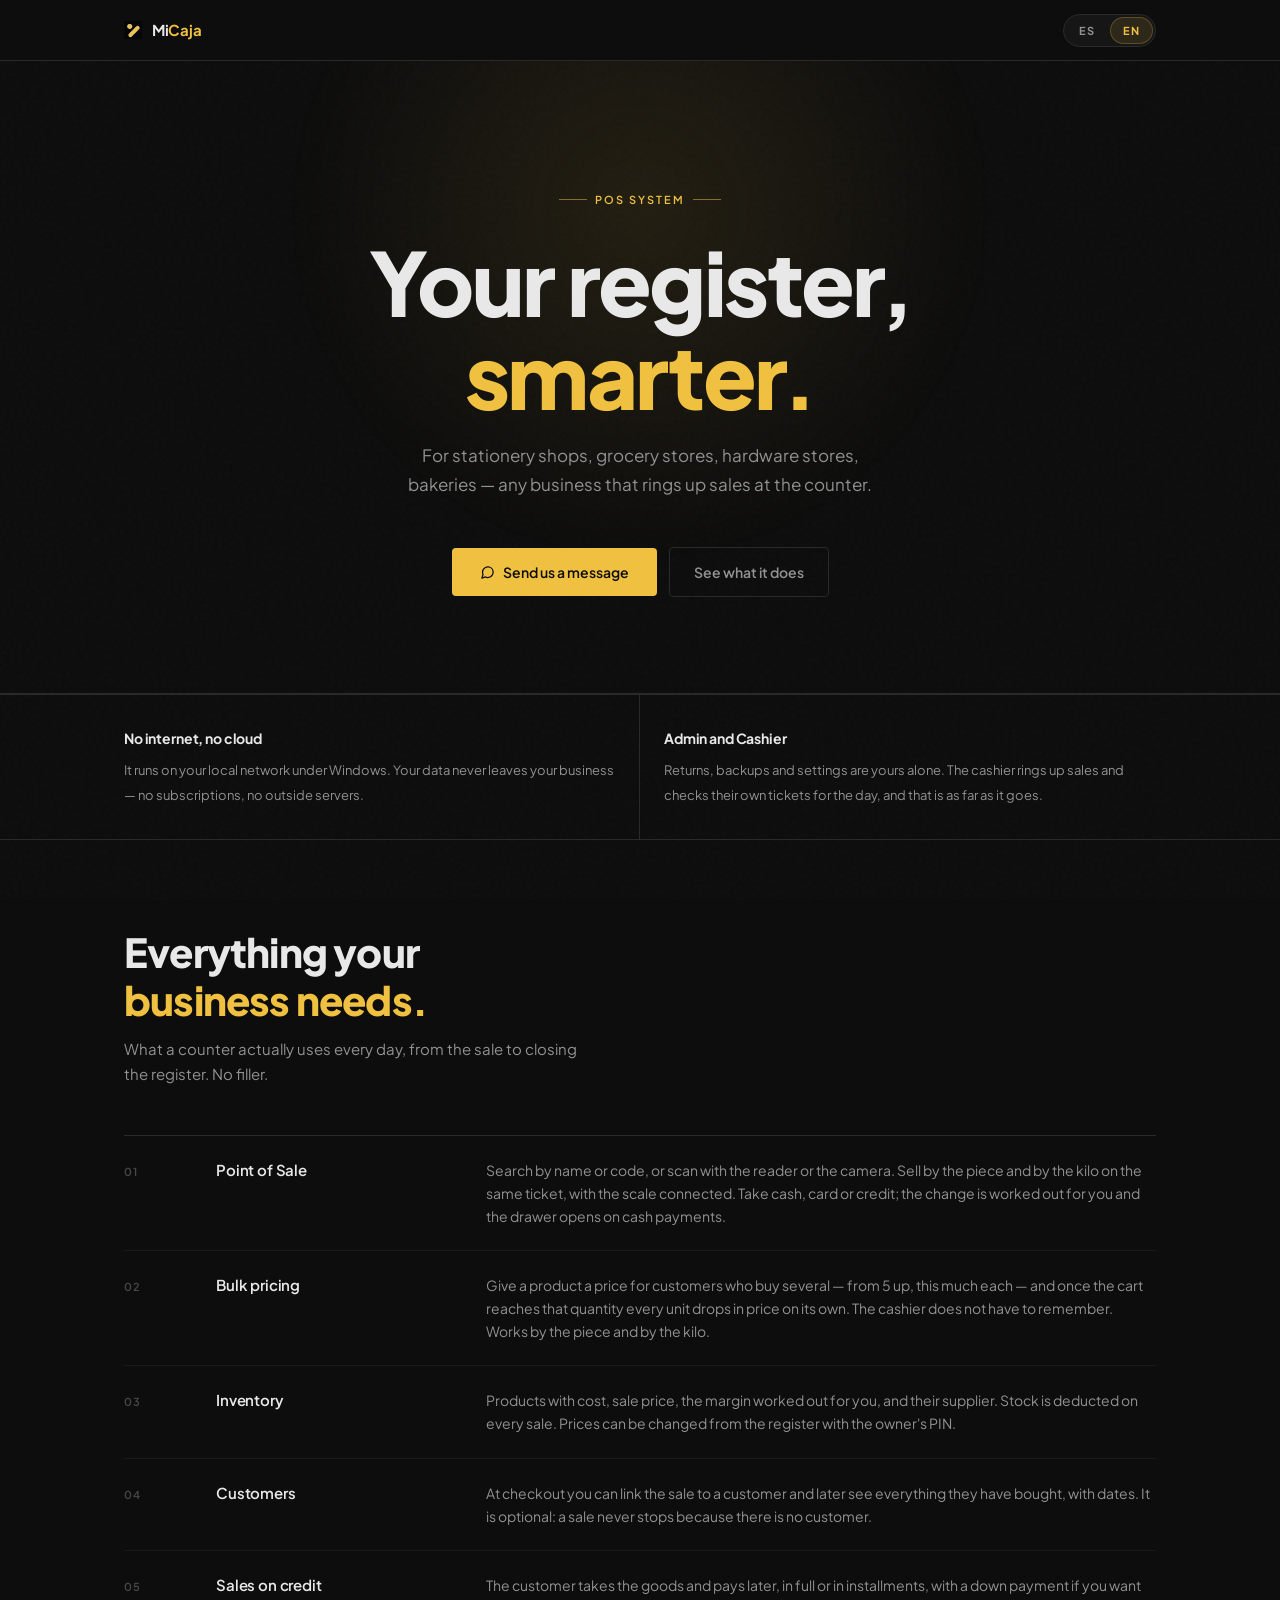
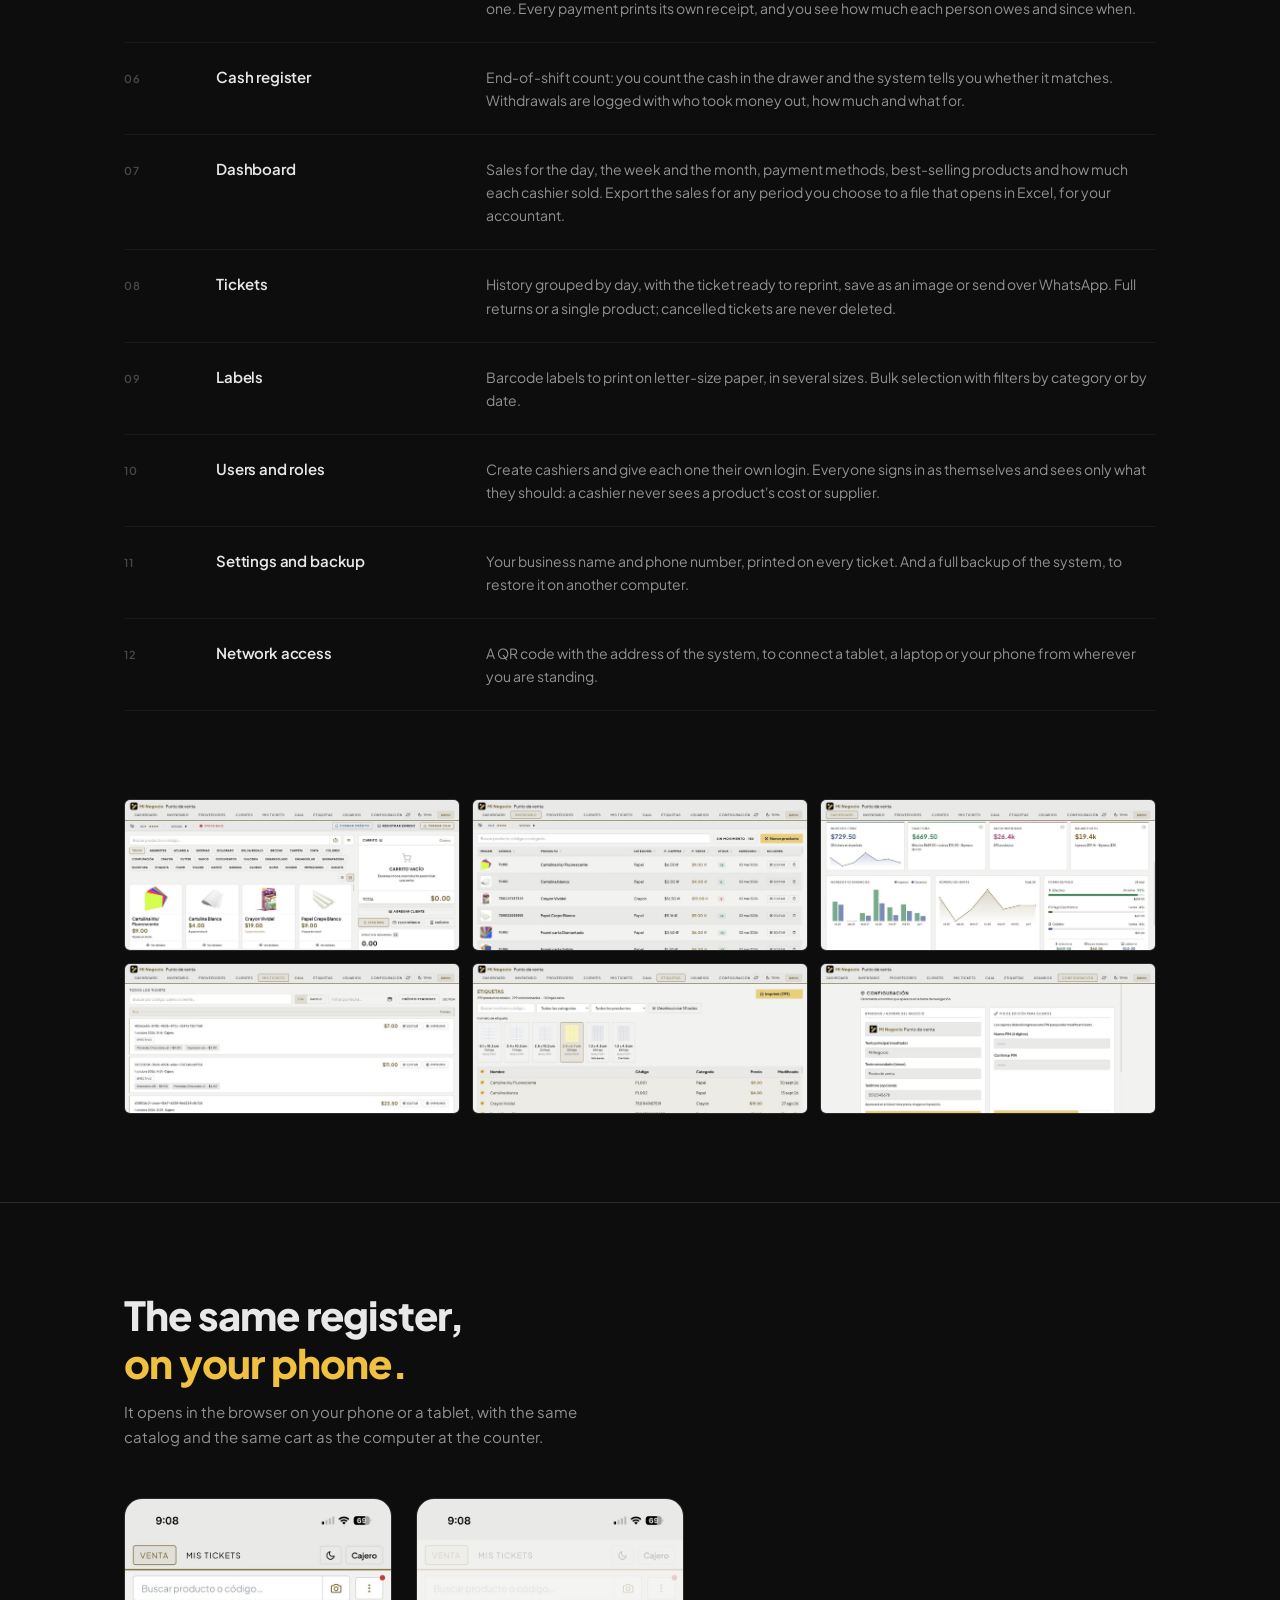
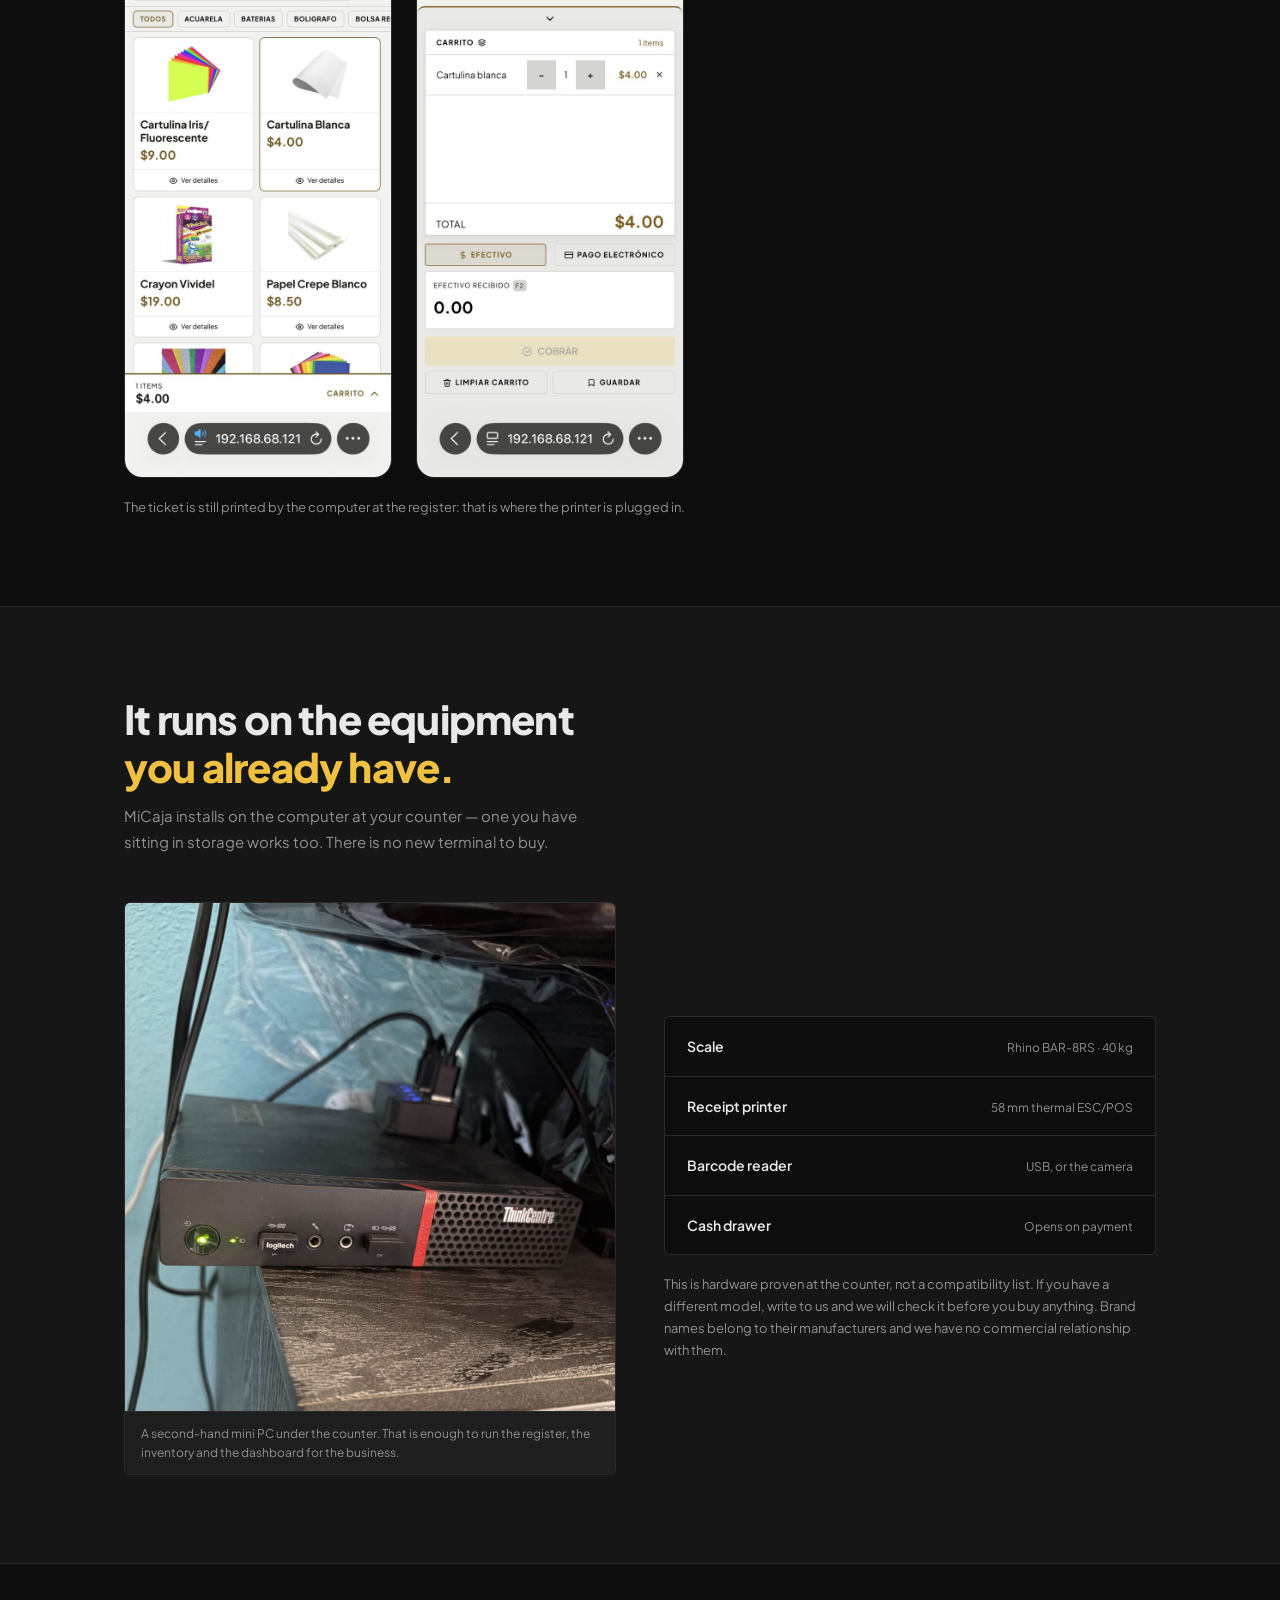
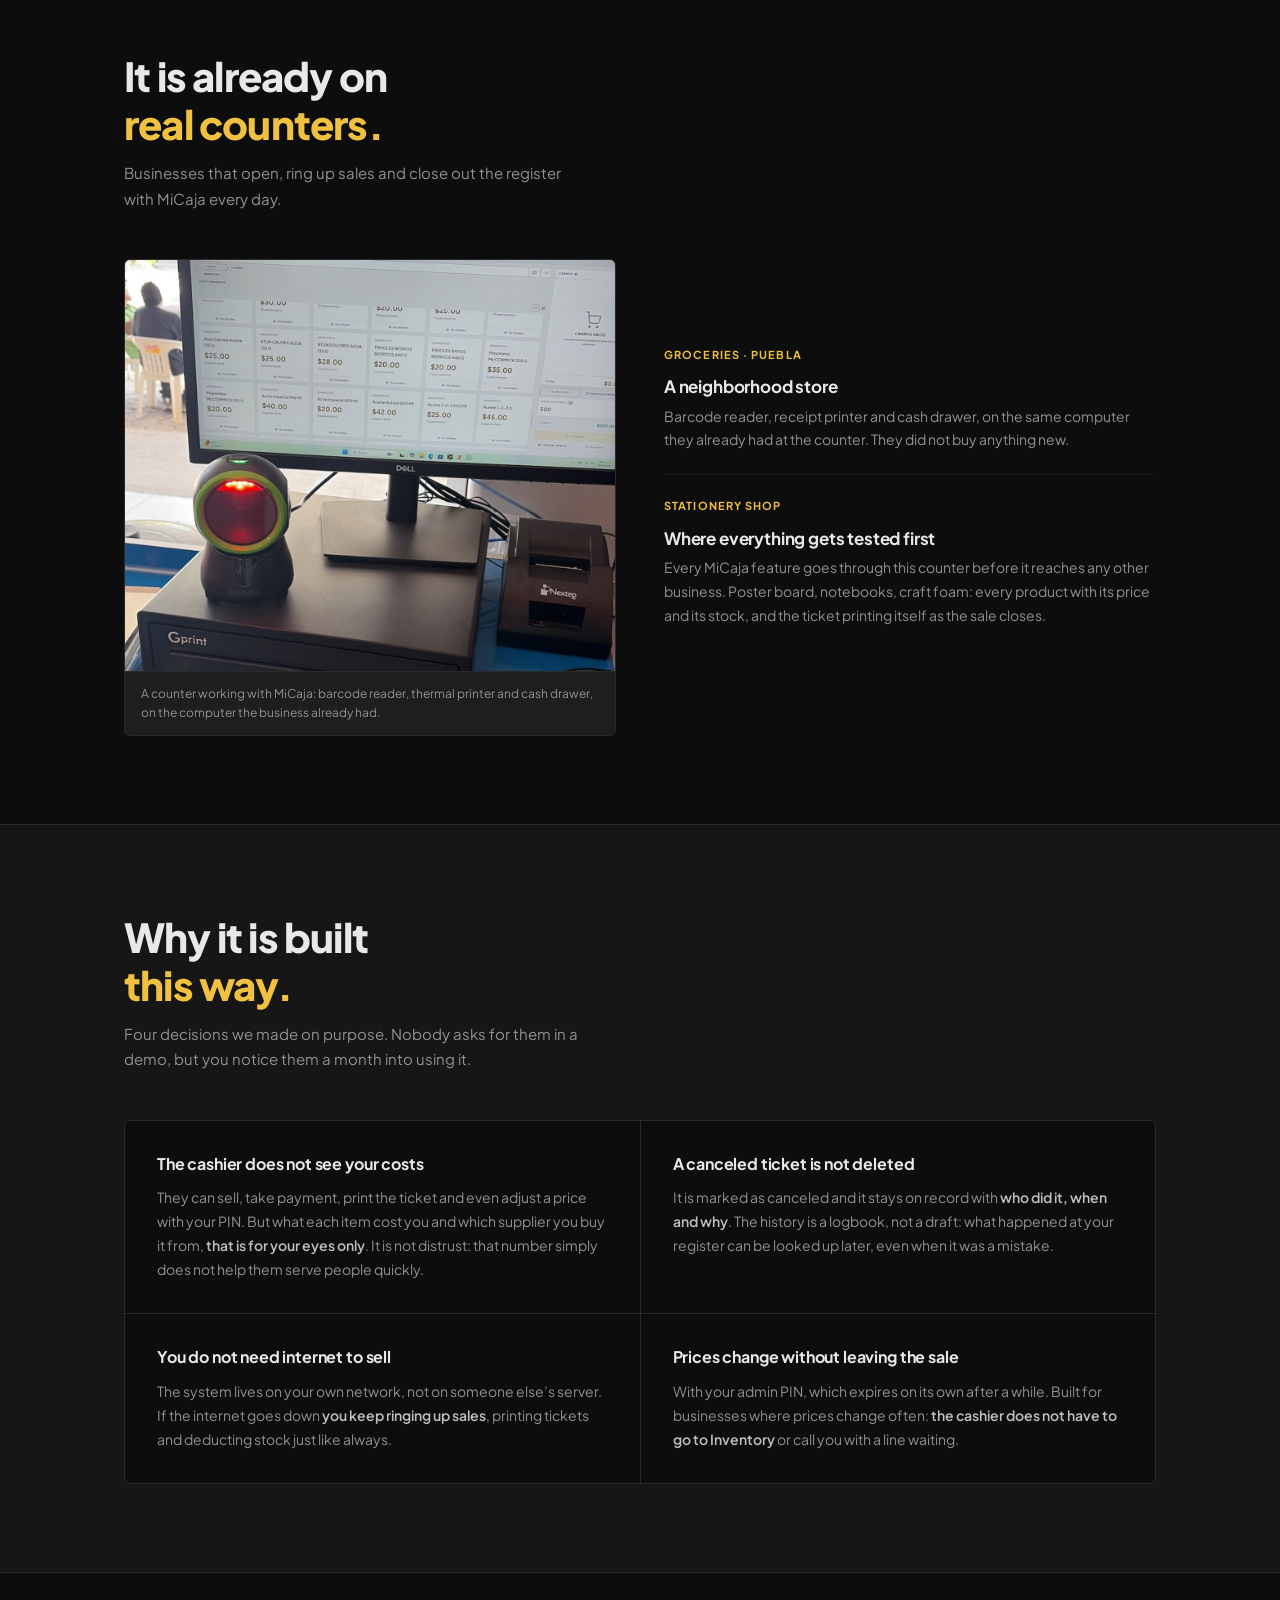
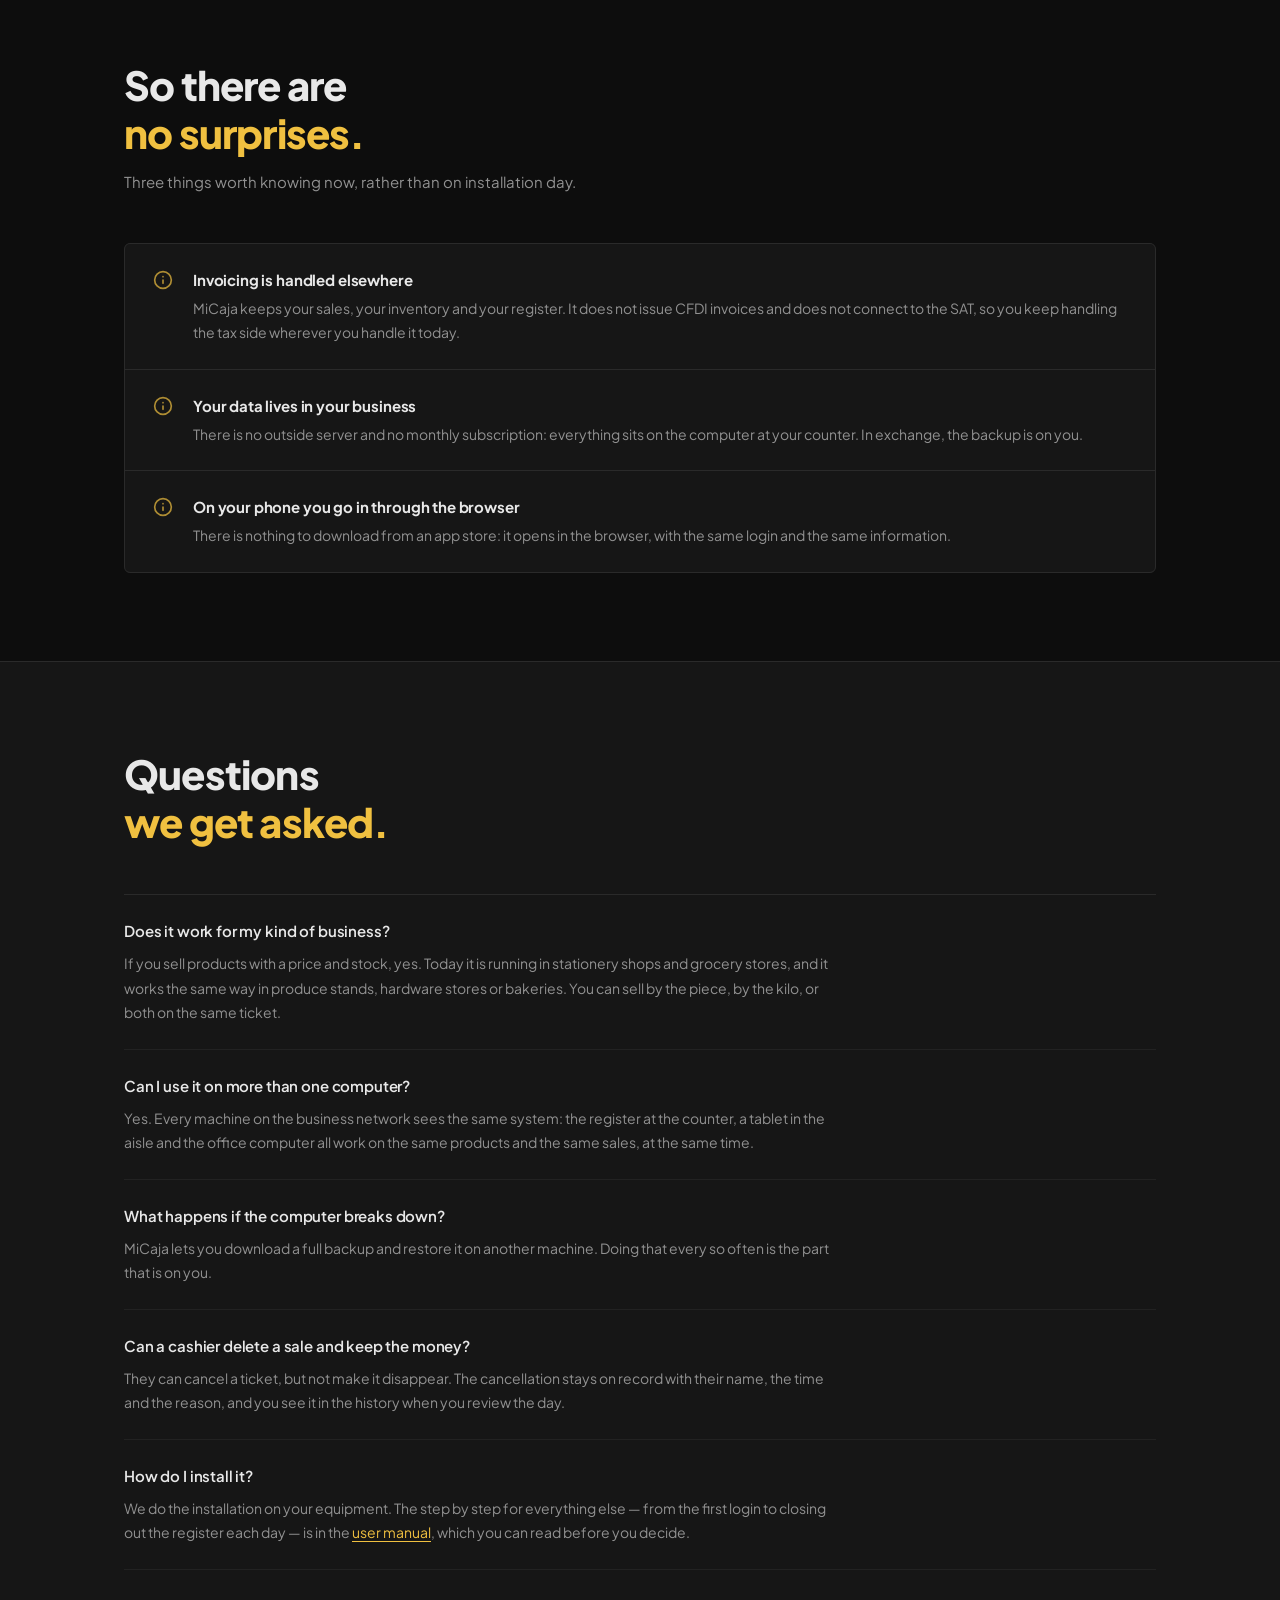
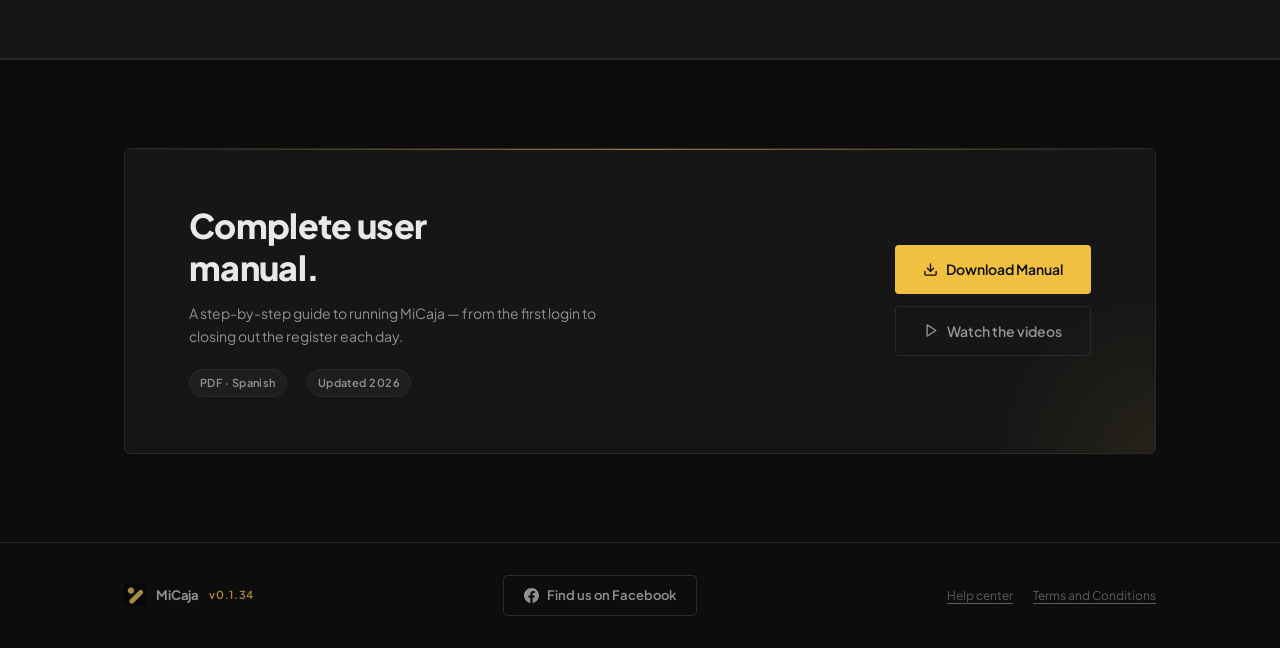
<file: index.html>
<!DOCTYPE html>
<html lang="es">
<head>
  <meta charset="UTF-8" />
  <meta name="viewport" content="width=device-width, initial-scale=1.0" />
  <title>MiCaja — Sistema POS</title>
  <meta name="description" content="Sistema de punto de venta e inventario diseñado para papelerías y tiendas de abarrotes." />
  <link rel="preconnect" href="https://fonts.googleapis.com" />
  <link rel="preconnect" href="https://fonts.gstatic.com" crossorigin />
  <link href="https://fonts.googleapis.com/css2?family=Plus+Jakarta+Sans:wght@400;500;600;700;800&display=swap" rel="stylesheet" />
  <link rel="stylesheet" href="styles.css" />
</head>
<body>

  <a href="#funciones" class="skip-link" data-i18n="skip">Saltar al contenido</a>

  <!-- Nav -->
  <nav data-i18n-aria-label="nav.aria" aria-label="Navegación principal">
    <div class="nav-inner">
      <a href="#" class="nav-logo">
        <img src="poslogo.png" alt="MiCaja" onerror="this.style.display='none'" />
        <span class="nav-logo-text">Mi<span>Caja</span></span>
      </a>
      <div class="lang-toggle" role="group" aria-label="Idioma / Language">
        <button type="button" class="lang-opt is-active" data-lang="es" aria-pressed="true" lang="es">ES</button>
        <button type="button" class="lang-opt" data-lang="en" aria-pressed="false" lang="en">EN</button>
      </div>
    </div>
  </nav>

  <!-- Hero -->
  <section class="hero">
    <div class="glow"></div>
    <div class="container">
      <div class="hero-eyebrow" data-i18n="hero.eyebrow">Sistema POS</div>
      <h1 class="hero-title" data-i18n="hero.title">Tu caja,<br><em>inteligente.</em></h1>
      <p class="hero-subtitle" data-i18n="hero.sub">
        Para papelerías, abarrotes, ferreterías, panaderías — cualquier negocio que cobre en mostrador.
      </p>
      <div class="hero-actions">
        <a href="https://www.facebook.com/profile.php?id=61576392462341" target="_blank" rel="noopener noreferrer" class="btn-primary">
          <svg width="15" height="15" viewBox="0 0 24 24" fill="none" stroke="currentColor" stroke-width="2" stroke-linecap="round" stroke-linejoin="round"><path d="M21 11.5a8.38 8.38 0 0 1-.9 3.8 8.5 8.5 0 0 1-7.6 4.7 8.38 8.38 0 0 1-3.8-.9L3 21l1.9-5.7a8.38 8.38 0 0 1-.9-3.8 8.5 8.5 0 0 1 4.7-7.6 8.38 8.38 0 0 1 3.8-.9h.5a8.48 8.48 0 0 1 8 8v.5z"/></svg>
          <span data-i18n="hero.cta1">Mándanos mensaje</span>
        </a>
        <a href="#funciones" class="btn-ghost" data-i18n="hero.cta2">Ver qué hace</a>
      </div>
    </div>
  </section>

  <hr class="divider" />

  <!-- Facts -->
  <div class="facts-bar">
    <ul class="facts-list">
      <li class="fact-item fade-in">
        <span class="fact-label" data-i18n="fact1.label">Sin internet, sin nube</span>
        <span class="fact-desc" data-i18n="fact1.desc">Corre en tu red local bajo Windows. Tus datos nunca salen de tu negocio — sin suscripciones, sin servidores externos.</span>
      </li>
      <li class="fact-item fade-in">
        <span class="fact-label" data-i18n="fact2.label">Administrador y Cajero</span>
        <span class="fact-desc" data-i18n="fact2.desc">Devoluciones, respaldos y configuración, solo para ti. El cajero cobra y consulta sus tickets del día, y hasta ahí.</span>
      </li>
    </ul>
  </div>

  <!-- Features -->
  <section class="section" id="funciones">
    <div class="container">
      <div class="fade-in">
        <h2 class="section-title" data-i18n="func.title">Todo lo que necesita<br><em>tu negocio.</em></h2>
        <p class="section-desc" data-i18n="func.desc">Lo que un mostrador usa todos los días, de la venta al corte de caja. Nada de relleno.</p>
      </div>

      <!-- Features list -->
      <div class="features-list fade-in">
        <div class="feature-row">
          <span class="fr-num">01</span>
          <div class="fr-name" data-i18n="f1.name">Punto de Venta</div>
          <div class="fr-desc" data-i18n="f1.desc">Busca por nombre o código, o escanea con el lector o la cámara. Vende por pieza y por kilo en el mismo ticket, con la báscula conectada. Cobra en efectivo, pago electrónico o a crédito; el cambio sale solo y el cajón se abre al cobrar en efectivo.</div>
        </div>
        <div class="feature-row">
          <span class="fr-num">02</span>
          <div class="fr-name" data-i18n="f2.name">Precio de mayoreo</div>
          <div class="fr-desc" data-i18n="f2.desc">Le pones a un producto un precio para quien se lleva varios —desde 5, a tanto cada uno— y al llegar a esa cantidad todas las unidades bajan solas. El cajero no tiene que acordarse. Funciona por pieza y por kilo.</div>
        </div>
        <div class="feature-row">
          <span class="fr-num">03</span>
          <div class="fr-name" data-i18n="f3.name">Inventario</div>
          <div class="fr-desc" data-i18n="f3.desc">Productos con costo, precio de venta y margen calculado solo, y su proveedor. El stock se descuenta en cada venta. El precio se puede cambiar desde la caja con el PIN del dueño.</div>
        </div>
        <div class="feature-row">
          <span class="fr-num">04</span>
          <div class="fr-name" data-i18n="f4.name">Clientes</div>
          <div class="fr-desc" data-i18n="f4.desc">Al cobrar puedes ligar la venta a un cliente y después ver todo lo que se ha llevado, con fecha. Es opcional: la venta nunca se detiene por no poner cliente.</div>
        </div>
        <div class="feature-row">
          <span class="fr-num">05</span>
          <div class="fr-name" data-i18n="f5.name">Venta a crédito</div>
          <div class="fr-desc" data-i18n="f5.desc">El cliente se lleva la mercancía y paga después, completo o en abonos, con enganche si quieres. Cada abono saca su comprobante, y ves cuánto debe cada quien y desde cuándo.</div>
        </div>
        <div class="feature-row">
          <span class="fr-num">06</span>
          <div class="fr-name" data-i18n="f6.name">Caja</div>
          <div class="fr-desc" data-i18n="f6.desc">Corte de caja: cuentas el efectivo del cajón y el sistema te dice si cuadra. Los retiros quedan registrados con quién sacó dinero, cuánto y para qué.</div>
        </div>
        <div class="feature-row">
          <span class="fr-num">07</span>
          <div class="fr-name" data-i18n="f7.name">Dashboard</div>
          <div class="fr-desc" data-i18n="f7.desc">Ventas del día, la semana y el mes, formas de pago, productos más vendidos y cuánto vendió cada cajero. Exporta las ventas del período que elijas en un archivo que abre en Excel, para tu contador.</div>
        </div>
        <div class="feature-row">
          <span class="fr-num">08</span>
          <div class="fr-name" data-i18n="f8.name">Tickets</div>
          <div class="fr-desc" data-i18n="f8.desc">Historial agrupado por día, con el ticket listo para reimprimir, guardar como imagen o mandar por WhatsApp. Devoluciones completas o de un solo producto; los cancelados no se borran.</div>
        </div>
        <div class="feature-row">
          <span class="fr-num">09</span>
          <div class="fr-name" data-i18n="f9.name">Etiquetas</div>
          <div class="fr-desc" data-i18n="f9.desc">Etiquetas con código de barras para imprimir en hoja carta, en varios tamaños. Selección masiva con filtro por categoría o por fecha.</div>
        </div>
        <div class="feature-row">
          <span class="fr-num">10</span>
          <div class="fr-name" data-i18n="f10.name">Usuarios y roles</div>
          <div class="fr-desc" data-i18n="f10.desc">Crea cajeros y dales su propio usuario. Cada quien entra con el suyo y ve solo lo que le toca: el cajero nunca ve el costo ni el proveedor de un producto.</div>
        </div>
        <div class="feature-row">
          <span class="fr-num">11</span>
          <div class="fr-name" data-i18n="f11.name">Configuración y respaldo</div>
          <div class="fr-desc" data-i18n="f11.desc">El nombre y el teléfono de tu negocio, que salen impresos en cada ticket. Y el respaldo completo del sistema, para restaurarlo en otro equipo.</div>
        </div>
        <div class="feature-row">
          <span class="fr-num">12</span>
          <div class="fr-name" data-i18n="f12.name">Acceso en red</div>
          <div class="fr-desc" data-i18n="f12.desc">Un código QR con la dirección del sistema, para conectar una tablet, una laptop o el celular desde donde estés parado.</div>
        </div>
      </div>

      <!-- Gallery -->
      <div class="gallery-section fade-in">
        <div class="gallery-grid" id="gallery-grid">

          <div class="gallery-item" role="button" tabindex="0" onclick="openLightbox(0)" data-caption="Punto de Venta" data-i18n-caption="gal.pos">
            <img src="screenshots/pos.jpg" alt="Punto de Venta" data-i18n-alt="gal.pos" width="1400" height="629" loading="lazy" onerror="this.style.display='none';this.nextElementSibling.style.display='flex'" />
            <div class="gallery-placeholder" style="display:none">
              <div class="gallery-ph-icon"><svg width="28" height="28" viewBox="0 0 24 24" fill="none" stroke="currentColor" stroke-width="1.5"><rect x="3" y="3" width="7" height="7"/><rect x="14" y="3" width="7" height="7"/><rect x="14" y="14" width="7" height="7"/><rect x="3" y="14" width="7" height="7"/></svg></div>
              <div class="gallery-ph-label" data-i18n="gal.pos">Punto de Venta</div>
            </div>
            <div class="gallery-overlay"><span class="gallery-overlay-text" data-i18n="gal.pos">Punto de Venta</span></div>
            <div class="gallery-zoom-icon" aria-hidden="true"><svg width="12" height="12" viewBox="0 0 24 24" fill="none" stroke="currentColor" stroke-width="2"><path d="M15 3h6v6M9 21H3v-6M21 3l-7 7M3 21l7-7"/></svg></div>
          </div>

          <div class="gallery-item" role="button" tabindex="0" onclick="openLightbox(1)" data-caption="Inventario" data-i18n-caption="gal.inv">
            <img src="screenshots/inventario.jpg" alt="Inventario" data-i18n-alt="gal.inv" width="1400" height="629" loading="lazy" onerror="this.style.display='none';this.nextElementSibling.style.display='flex'" />
            <div class="gallery-placeholder" style="display:none">
              <div class="gallery-ph-icon"><svg width="28" height="28" viewBox="0 0 24 24" fill="none" stroke="currentColor" stroke-width="1.5"><path d="M20 7H4a2 2 0 0 0-2 2v6a2 2 0 0 0 2 2h16a2 2 0 0 0 2-2V9a2 2 0 0 0-2-2z"/><path d="M16 21V5a2 2 0 0 0-2-2h-4a2 2 0 0 0-2 2v16"/></svg></div>
              <div class="gallery-ph-label" data-i18n="gal.inv">Inventario</div>
            </div>
            <div class="gallery-overlay"><span class="gallery-overlay-text" data-i18n="gal.inv">Inventario</span></div>
            <div class="gallery-zoom-icon" aria-hidden="true"><svg width="12" height="12" viewBox="0 0 24 24" fill="none" stroke="currentColor" stroke-width="2"><path d="M15 3h6v6M9 21H3v-6M21 3l-7 7M3 21l7-7"/></svg></div>
          </div>

          <div class="gallery-item" role="button" tabindex="0" onclick="openLightbox(2)" data-caption="Dashboard" data-i18n-caption="gal.dash">
            <img src="screenshots/dashboard.jpg" alt="Dashboard" data-i18n-alt="gal.dash" width="1400" height="629" loading="lazy" onerror="this.style.display='none';this.nextElementSibling.style.display='flex'" />
            <div class="gallery-placeholder" style="display:none">
              <div class="gallery-ph-icon"><svg width="28" height="28" viewBox="0 0 24 24" fill="none" stroke="currentColor" stroke-width="1.5"><line x1="18" y1="20" x2="18" y2="10"/><line x1="12" y1="20" x2="12" y2="4"/><line x1="6" y1="20" x2="6" y2="14"/></svg></div>
              <div class="gallery-ph-label" data-i18n="gal.dash">Dashboard</div>
            </div>
            <div class="gallery-overlay"><span class="gallery-overlay-text" data-i18n="gal.dash">Dashboard</span></div>
            <div class="gallery-zoom-icon" aria-hidden="true"><svg width="12" height="12" viewBox="0 0 24 24" fill="none" stroke="currentColor" stroke-width="2"><path d="M15 3h6v6M9 21H3v-6M21 3l-7 7M3 21l7-7"/></svg></div>
          </div>

          <div class="gallery-item" role="button" tabindex="0" onclick="openLightbox(3)" data-caption="Tickets" data-i18n-caption="gal.tickets">
            <img src="screenshots/tickets.jpg" alt="Tickets" data-i18n-alt="gal.tickets" width="1400" height="629" loading="lazy" onerror="this.style.display='none';this.nextElementSibling.style.display='flex'" />
            <div class="gallery-placeholder" style="display:none">
              <div class="gallery-ph-icon"><svg width="28" height="28" viewBox="0 0 24 24" fill="none" stroke="currentColor" stroke-width="1.5"><path d="M14 2H6a2 2 0 0 0-2 2v16a2 2 0 0 0 2 2h12a2 2 0 0 0 2-2V8z"/><polyline points="14 2 14 8 20 8"/><line x1="16" y1="13" x2="8" y2="13"/><line x1="16" y1="17" x2="8" y2="17"/></svg></div>
              <div class="gallery-ph-label" data-i18n="gal.tickets">Tickets</div>
            </div>
            <div class="gallery-overlay"><span class="gallery-overlay-text" data-i18n="gal.tickets">Tickets</span></div>
            <div class="gallery-zoom-icon" aria-hidden="true"><svg width="12" height="12" viewBox="0 0 24 24" fill="none" stroke="currentColor" stroke-width="2"><path d="M15 3h6v6M9 21H3v-6M21 3l-7 7M3 21l7-7"/></svg></div>
          </div>

          <div class="gallery-item" role="button" tabindex="0" onclick="openLightbox(4)" data-caption="Etiquetas" data-i18n-caption="gal.etiq">
            <img src="screenshots/etiquetas.jpg" alt="Etiquetas" data-i18n-alt="gal.etiq" width="1400" height="629" loading="lazy" onerror="this.style.display='none';this.nextElementSibling.style.display='flex'" />
            <div class="gallery-placeholder" style="display:none">
              <div class="gallery-ph-icon"><svg width="28" height="28" viewBox="0 0 24 24" fill="none" stroke="currentColor" stroke-width="1.5"><rect x="2" y="5" width="20" height="14" rx="2"/><line x1="2" y1="10" x2="22" y2="10"/></svg></div>
              <div class="gallery-ph-label" data-i18n="gal.etiq">Etiquetas</div>
            </div>
            <div class="gallery-overlay"><span class="gallery-overlay-text" data-i18n="gal.etiq">Etiquetas</span></div>
            <div class="gallery-zoom-icon" aria-hidden="true"><svg width="12" height="12" viewBox="0 0 24 24" fill="none" stroke="currentColor" stroke-width="2"><path d="M15 3h6v6M9 21H3v-6M21 3l-7 7M3 21l7-7"/></svg></div>
          </div>

          <div class="gallery-item" role="button" tabindex="0" onclick="openLightbox(5)" data-caption="Configuración" data-i18n-caption="gal.config">
            <img src="screenshots/config.jpg" alt="Configuración" data-i18n-alt="gal.config" width="1400" height="629" loading="lazy" onerror="this.style.display='none';this.nextElementSibling.style.display='flex'" />
            <div class="gallery-placeholder" style="display:none">
              <div class="gallery-ph-icon"><svg width="28" height="28" viewBox="0 0 24 24" fill="none" stroke="currentColor" stroke-width="1.5"><circle cx="12" cy="12" r="3"/><path d="M19.4 15a1.65 1.65 0 0 0 .33 1.82l.06.06a2 2 0 0 1-2.83 2.83l-.06-.06a1.65 1.65 0 0 0-1.82-.33 1.65 1.65 0 0 0-1 1.51V21a2 2 0 0 1-4 0v-.09A1.65 1.65 0 0 0 9 19.4a1.65 1.65 0 0 0-1.82.33l-.06.06a2 2 0 0 1-2.83-2.83l.06-.06A1.65 1.65 0 0 0 4.68 15a1.65 1.65 0 0 0-1.51-1H3a2 2 0 0 1 0-4h.09A1.65 1.65 0 0 0 4.6 9a1.65 1.65 0 0 0-.33-1.82l-.06-.06a2 2 0 0 1 2.83-2.83l.06.06A1.65 1.65 0 0 0 9 4.68a1.65 1.65 0 0 0 1-1.51V3a2 2 0 0 1 4 0v.09a1.65 1.65 0 0 0 1 1.51 1.65 1.65 0 0 0 1.82-.33l.06-.06a2 2 0 0 1 2.83 2.83l-.06.06A1.65 1.65 0 0 0 19.4 9a1.65 1.65 0 0 0 1.51 1H21a2 2 0 0 1 0 4h-.09a1.65 1.65 0 0 0-1.51 1z"/></svg></div>
              <div class="gallery-ph-label" data-i18n="gal.config">Configuración</div>
            </div>
            <div class="gallery-overlay"><span class="gallery-overlay-text" data-i18n="gal.config">Configuración</span></div>
            <div class="gallery-zoom-icon" aria-hidden="true"><svg width="12" height="12" viewBox="0 0 24 24" fill="none" stroke="currentColor" stroke-width="2"><path d="M15 3h6v6M9 21H3v-6M21 3l-7 7M3 21l7-7"/></svg></div>
          </div>

        </div>
      </div>
    </div>
  </section>

  <!-- Lightbox -->
  <div class="lightbox" id="lightbox"
       role="dialog" aria-modal="true" aria-label="Vista previa de pantallas" data-i18n-aria-label="lb.dialog"
       onclick="closeLightboxOnBg(event)">
    <div class="lightbox-inner" id="lightbox-inner">
      <button class="lightbox-close" onclick="closeLightbox()" aria-label="Cerrar vista previa" data-i18n-aria-label="lb.close">
        <svg width="13" height="13" viewBox="0 0 24 24" fill="none" stroke="currentColor" stroke-width="2.5"><line x1="18" y1="6" x2="6" y2="18"/><line x1="6" y1="6" x2="18" y2="18"/></svg>
      </button>
      <button class="lightbox-nav lightbox-prev" onclick="navigateLightbox(-1)" aria-label="Imagen anterior" data-i18n-aria-label="lb.prev">
        <svg width="14" height="14" viewBox="0 0 24 24" fill="none" stroke="currentColor" stroke-width="2.2"><polyline points="15 18 9 12 15 6"/></svg>
      </button>
      <button class="lightbox-nav lightbox-next" onclick="navigateLightbox(1)" aria-label="Imagen siguiente" data-i18n-aria-label="lb.next">
        <svg width="14" height="14" viewBox="0 0 24 24" fill="none" stroke="currentColor" stroke-width="2.2"><polyline points="9 18 15 12 9 6"/></svg>
      </button>
      <div id="lightbox-content"></div>
      <div class="lightbox-caption" id="lightbox-caption" aria-live="polite"></div>
    </div>
  </div>

  <hr class="divider" />

  <!-- Desde el celular -->
  <section class="section">
    <div class="container">
      <div class="fade-in">
        <h2 class="section-title" data-i18n="cel.title">La misma caja,<br><em>en el celular.</em></h2>
        <p class="section-desc" data-i18n="cel.desc">Se abre en el navegador del celular o de una tablet, con el mismo catálogo y el mismo carrito que la computadora del mostrador.</p>
      </div>
      <div class="celular-grid fade-in">
        <div class="celular-shot"><img src="fotos/celular-venta.jpg" alt="El grid de productos de MiCaja en la pantalla de un celular" data-i18n-alt="cel.alt1" loading="lazy" /></div>
        <div class="celular-shot"><img src="fotos/celular-cobro.jpg" alt="La pantalla de cobro de MiCaja en un celular, con el total y el efectivo recibido" data-i18n-alt="cel.alt2" loading="lazy" /></div>
      </div>
      <p class="hardware-nota fade-in" data-i18n="cel.nota">
        El ticket lo sigue imprimiendo la computadora de la caja: la impresora está conectada ahí.
      </p>
    </div>
  </section>

  <!-- Hardware -->
  <section class="section section-alt">
    <div class="container">
      <div class="fade-in">
        <h2 class="section-title" data-i18n="hw.title">Corre en el equipo<br><em>que ya tienes.</em></h2>
        <p class="section-desc" data-i18n="hw.desc">MiCaja se instala en la computadora del mostrador — también sirve una que tengas guardada. No hay que comprar terminal nueva.</p>
      </div>
      <div class="hardware-grid">
        <figure class="cliente-foto fade-in">
          <img src="fotos/equipo-que-ya-tienes.jpg" alt="Una mini PC Lenovo ThinkCentre encendida bajo el mostrador de un negocio" data-i18n-alt="hw.alt" loading="lazy" />
          <figcaption data-i18n="hw.pie">Una mini PC de segunda mano bajo el mostrador. Eso basta para correr la caja, el inventario y el dashboard del negocio.</figcaption>
        </figure>
        <div class="fade-in">
          <div class="hardware-lista">
            <div class="hw-item"><span class="hw-nombre" data-i18n="hw1.nombre">Báscula</span><span class="hw-modelo">Rhino BAR-8RS · 40 kg</span></div>
            <div class="hw-item"><span class="hw-nombre" data-i18n="hw2.nombre">Impresora de tickets</span><span class="hw-modelo" data-i18n="hw2.modelo">Térmica 58 mm ESC/POS</span></div>
            <div class="hw-item"><span class="hw-nombre" data-i18n="hw3.nombre">Lector de código de barras</span><span class="hw-modelo" data-i18n="hw3.modelo">USB, o la cámara</span></div>
            <div class="hw-item"><span class="hw-nombre" data-i18n="hw4.nombre">Cajón de dinero</span><span class="hw-modelo" data-i18n="hw4.modelo">Se abre al cobrar</span></div>
          </div>
          <p class="hardware-nota" data-i18n="hw.nota">Esto es hardware probado en mostrador, no una lista de compatibilidad. Si tienes otro modelo, escríbenos y lo revisamos antes de que compres nada. Las marcas son de sus fabricantes y no tenemos relación comercial con ellos.</p>
        </div>
      </div>
    </div>
  </section>

  <!-- Clientes reales -->
  <section class="section">
    <div class="container">
      <div class="fade-in">
        <h2 class="section-title" data-i18n="cli.title">Ya está en<br><em>mostradores reales.</em></h2>
        <p class="section-desc" data-i18n="cli.desc">Negocios que abren, cobran y cierran caja con MiCaja todos los días.</p>
      </div>
      <div class="clientes-grid">
        <figure class="cliente-foto fade-in">
          <img src="fotos/mostrador-pos.jpg" alt="Un mostrador con MiCaja en pantalla, un lector de código de barras y una impresora térmica" data-i18n-alt="cli.alt" loading="lazy" />
          <figcaption data-i18n="cli.pie">Un mostrador trabajando con MiCaja: lector de código de barras, impresora térmica y cajón de dinero, sobre la computadora que el negocio ya tenía.</figcaption>
        </figure>
        <div class="fade-in">
          <div class="cliente-item">
            <div class="cliente-lugar" data-i18n="cli1.lugar">Abarrotes · Puebla</div>
            <div class="cliente-nombre" data-i18n="cli1.nombre">Una tienda de barrio</div>
            <p class="cliente-desc" data-i18n="cli1.desc">Lector de código de barras, impresora de tickets y cajón de dinero, sobre la misma computadora que ya tenían en el mostrador. No compraron nada nuevo.</p>
          </div>
          <div class="cliente-item">
            <div class="cliente-lugar" data-i18n="cli2.lugar">Papelería</div>
            <div class="cliente-nombre" data-i18n="cli2.nombre">Donde todo se prueba primero</div>
            <p class="cliente-desc" data-i18n="cli2.desc">Cada función de MiCaja pasa por este mostrador antes de llegar a cualquier otro negocio. Cartulinas, libretas, foamis: cada producto con su precio y su stock, y el ticket saliendo solo al cerrar la venta.</p>
          </div>
        </div>
      </div>
    </div>
  </section>

  <!-- Decisiones de diseño -->
  <section class="section section-alt">
    <div class="container">
      <div class="fade-in">
        <h2 class="section-title" data-i18n="dec.title">Por qué está<br><em>hecho así.</em></h2>
        <p class="section-desc" data-i18n="dec.desc">Cuatro decisiones que tomamos a propósito. Ninguna se pide en una demo, pero se notan al mes de estar usándolo.</p>
      </div>
      <div class="decisiones fade-in">
        <div class="decision">
          <div class="decision-titulo" data-i18n="dec1.titulo">El cajero no ve tus costos</div>
          <p class="decision-texto" data-i18n="dec1.texto">Puede vender, cobrar, imprimir el ticket y hasta ajustar un precio con tu PIN. Pero cuánto te costó cada cosa y a qué proveedor se la compras, <strong>eso solo lo ves tú</strong>. No es desconfianza: es que ese dato no le sirve para atender rápido.</p>
        </div>
        <div class="decision">
          <div class="decision-titulo" data-i18n="dec2.titulo">Un ticket cancelado no se borra</div>
          <p class="decision-texto" data-i18n="dec2.texto">Se marca como cancelado y queda registrado <strong>quién lo hizo, cuándo y por qué</strong>. El historial es una bitácora, no un borrador: lo que pasó en tu caja se puede consultar después, aunque haya sido un error.</p>
        </div>
        <div class="decision">
          <div class="decision-titulo" data-i18n="dec3.titulo">Para vender no necesitas internet</div>
          <p class="decision-texto" data-i18n="dec3.texto">El sistema vive en la red de tu negocio, no en un servidor ajeno. Si se cae el internet <strong>sigues cobrando</strong>, imprimiendo tickets y descontando stock igual que siempre.</p>
        </div>
        <div class="decision">
          <div class="decision-titulo" data-i18n="dec4.titulo">El precio se cambia sin salir de la venta</div>
          <p class="decision-texto" data-i18n="dec4.texto">Con tu PIN de administrador, que caduca solo al rato. Pensado para negocios donde el precio cambia seguido: <strong>el cajero no tiene que ir a Inventario</strong> ni hablarte por teléfono a media fila.</p>
        </div>
      </div>
    </div>
  </section>

  <!-- Para que no haya sorpresas -->
  <section class="section">
    <div class="container">
      <div class="fade-in">
        <h2 class="section-title" data-i18n="avi.title">Para que no<br><em>haya sorpresas.</em></h2>
        <p class="section-desc" data-i18n="avi.desc">Tres cosas que conviene saber desde ahora, y no el día de la instalación.</p>
      </div>
      <div class="aviso-lista fade-in">
        <div class="aviso-item">
          <span class="aviso-icono"><svg width="20" height="20" viewBox="0 0 24 24" fill="none" stroke="currentColor" stroke-width="2" stroke-linecap="round" stroke-linejoin="round"><circle cx="12" cy="12" r="10"/><line x1="12" y1="16" x2="12" y2="12"/><line x1="12" y1="8" x2="12.01" y2="8"/></svg></span>
          <div>
            <div class="aviso-titulo" data-i18n="avi1.titulo">La facturación va por fuera</div>
            <p class="aviso-texto" data-i18n="avi1.texto">MiCaja lleva tus ventas, tu inventario y tu caja. No emite CFDI ni se conecta con el SAT, así que la parte fiscal la sigues llevando por donde ya la llevas hoy.</p>
          </div>
        </div>
        <div class="aviso-item">
          <span class="aviso-icono"><svg width="20" height="20" viewBox="0 0 24 24" fill="none" stroke="currentColor" stroke-width="2" stroke-linecap="round" stroke-linejoin="round"><circle cx="12" cy="12" r="10"/><line x1="12" y1="16" x2="12" y2="12"/><line x1="12" y1="8" x2="12.01" y2="8"/></svg></span>
          <div>
            <div class="aviso-titulo" data-i18n="avi2.titulo">Tus datos viven en tu negocio</div>
            <p class="aviso-texto" data-i18n="avi2.texto">No hay servidor externo ni suscripción mensual: todo está en la computadora de tu mostrador. A cambio, el respaldo queda de tu lado.</p>
          </div>
        </div>
        <div class="aviso-item">
          <span class="aviso-icono"><svg width="20" height="20" viewBox="0 0 24 24" fill="none" stroke="currentColor" stroke-width="2" stroke-linecap="round" stroke-linejoin="round"><circle cx="12" cy="12" r="10"/><line x1="12" y1="16" x2="12" y2="12"/><line x1="12" y1="8" x2="12.01" y2="8"/></svg></span>
          <div>
            <div class="aviso-titulo" data-i18n="avi3.titulo">En el celular entras por el navegador</div>
            <p class="aviso-texto" data-i18n="avi3.texto">No hay que bajar nada de la tienda de apps: se abre en el navegador, con tu mismo usuario y la misma información.</p>
          </div>
        </div>
      </div>
    </div>
  </section>

  <!-- Preguntas -->
  <section class="section section-alt">
    <div class="container">
      <div class="fade-in">
        <h2 class="section-title" data-i18n="faq.title">Preguntas que<br><em>nos hacen.</em></h2>
      </div>
      <div class="faq fade-in">
        <div class="faq-item">
          <div class="faq-pregunta" data-i18n="faq1.p">¿Sirve para mi giro?</div>
          <p class="faq-respuesta" data-i18n="faq1.r">Si vendes productos con precio y existencias, sí. Hoy está corriendo en papelerías y abarrotes, y se usa igual en fruterías, ferreterías o panaderías. Puedes vender por pieza, por kilo, o las dos cosas en el mismo ticket.</p>
        </div>
        <div class="faq-item">
          <div class="faq-pregunta" data-i18n="faq2.p">¿Puedo usarlo en más de una computadora?</div>
          <p class="faq-respuesta" data-i18n="faq2.r">Sí. Todos los equipos de la red del negocio ven el mismo sistema: la caja del mostrador, una tablet en el pasillo y la computadora de la oficina trabajan sobre los mismos productos y las mismas ventas, al mismo tiempo.</p>
        </div>
        <div class="faq-item">
          <div class="faq-pregunta" data-i18n="faq3.p">¿Qué pasa si se descompone la computadora?</div>
          <p class="faq-respuesta" data-i18n="faq3.r">MiCaja te deja descargar un respaldo completo y restaurarlo en otro equipo. Hacerlo de vez en cuando es la parte que te toca a ti.</p>
        </div>
        <div class="faq-item">
          <div class="faq-pregunta" data-i18n="faq4.p">¿El cajero puede borrar una venta para quedarse con el dinero?</div>
          <p class="faq-respuesta" data-i18n="faq4.r">Puede cancelar un ticket, pero no desaparecerlo. La cancelación queda registrada con su nombre, la hora y el motivo, y la ves en el historial cuando revises el día.</p>
        </div>
        <div class="faq-item">
          <div class="faq-pregunta" data-i18n="faq5.p">¿Cómo lo instalo?</div>
          <p class="faq-respuesta" data-i18n="faq5.r">La instalación la hacemos nosotros sobre tu equipo. El paso a paso de todo lo demás — desde el primer inicio de sesión hasta el cierre de caja diario — está en el <a href="manual.pdf" download>manual de usuario</a>, que puedes leer antes de decidirte.</p>
        </div>
      </div>
    </div>
  </section>

  <hr class="divider" />

  <!-- Manual CTA -->
  <section class="manual-cta">
    <div class="container">
      <div class="manual-box fade-in">
        <div class="manual-box-corner"></div>
        <div>
          <h2 class="manual-title" data-i18n="man.title">Manual de usuario<br>completo.</h2>
          <p class="manual-desc" data-i18n="man.desc">
            Guía paso a paso para operar MiCaja — desde el primer inicio de sesión hasta el cierre de caja diario.
          </p>
          <div class="manual-meta">
            <span class="manual-chip" data-i18n="man.chip1">PDF · Español</span>
            <span class="manual-chip" data-i18n="man.chip2">Actualizado 2026</span>
          </div>
        </div>
        <div class="manual-acciones">
          <a href="manual.pdf" download class="btn-primary manual-btn">
            <svg width="15" height="15" viewBox="0 0 24 24" fill="none" stroke="currentColor" stroke-width="2.2" stroke-linecap="round" stroke-linejoin="round"><path d="M21 15v4a2 2 0 0 1-2 2H5a2 2 0 0 1-2-2v-4"/><polyline points="7 10 12 15 17 10"/><line x1="12" y1="15" x2="12" y2="3"/></svg>
            <span data-i18n="man.btn">Descargar Manual</span>
          </a>
          <a href="ayuda.html" class="btn-ghost manual-btn">
            <svg width="15" height="15" viewBox="0 0 24 24" fill="none" stroke="currentColor" stroke-width="2.2" stroke-linecap="round" stroke-linejoin="round"><polygon points="5 3 19 12 5 21 5 3"/></svg>
            <span data-i18n="man.videos">Ver los videos</span>
          </a>
        </div>
      </div>
    </div>
  </section>

  <!-- Footer -->
  <footer>
    <div class="container">
      <div class="footer-inner">
        <div class="footer-brand">
          <img src="poslogo.png" alt="MiCaja" onerror="this.style.display='none'" />
          <span class="footer-brand-name">MiCaja</span>
          <span class="footer-version" id="footer-version">v0.1.18</span>
        </div>
        <a href="https://www.facebook.com/profile.php?id=61576392462341" target="_blank" rel="noopener noreferrer" class="btn-ghost btn-ghost-sm">
          <svg width="15" height="15" viewBox="0 0 24 24" fill="currentColor"><path d="M24 12.073C24 5.405 18.627 0 12 0S0 5.405 0 12.073C0 18.1 4.388 23.094 10.125 24v-8.437H7.078v-3.49h3.047V9.41c0-3.025 1.792-4.697 4.533-4.697 1.312 0 2.686.236 2.686.236v2.97h-1.513c-1.491 0-1.956.93-1.956 1.887v2.267h3.328l-.532 3.49h-2.796V24C19.612 23.094 24 18.1 24 12.073z"/></svg>
          <span data-i18n="pie.fb">Visítanos en Facebook</span>
        </a>
        <div class="footer-links">
          <a href="ayuda.html" class="footer-terms" data-i18n="pie.ayuda">Centro de ayuda</a>
          <a href="terminos.html" class="footer-terms" data-i18n="pie.terminos">Términos y Condiciones</a>
        </div>
      </div>
    </div>
  </footer>

  <script src="i18n-index.js"></script>
  <script src="i18n.js"></script>
  <script src="main.js"></script>
</body>
</html>
</file>
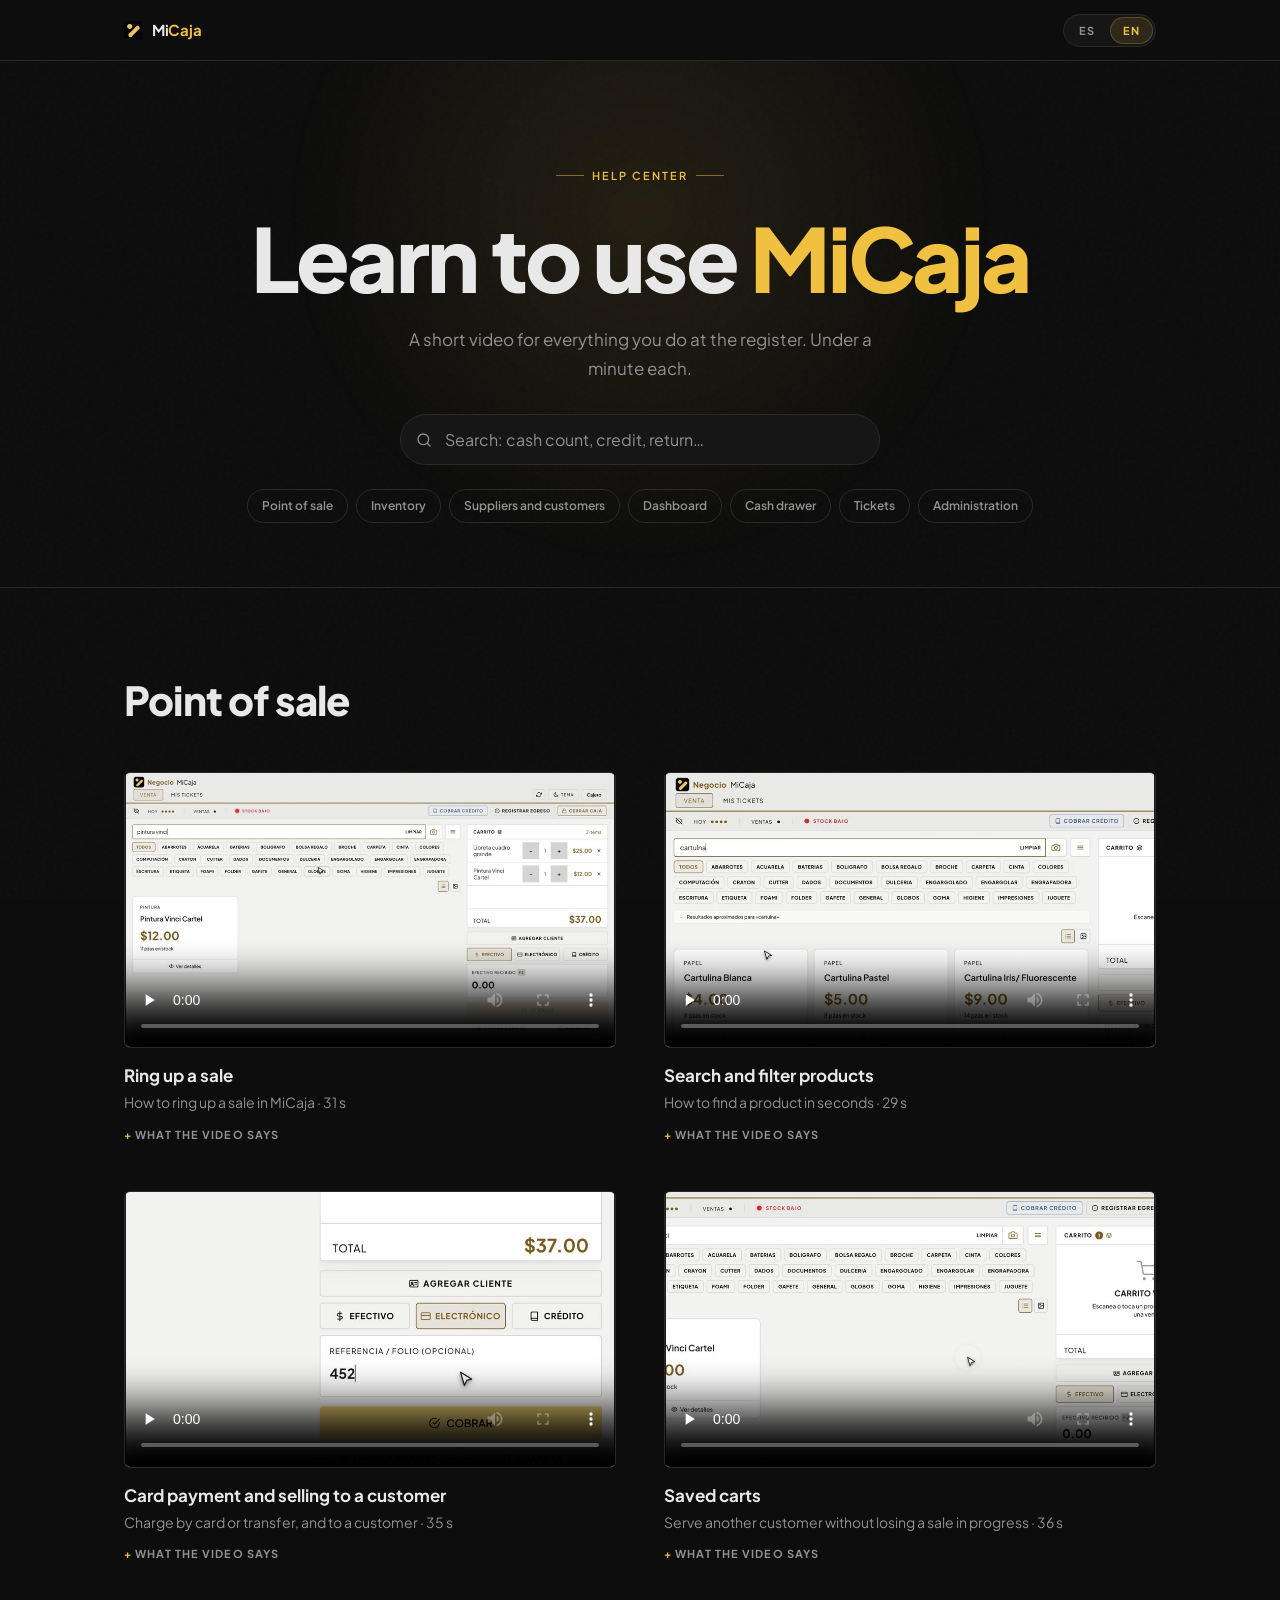
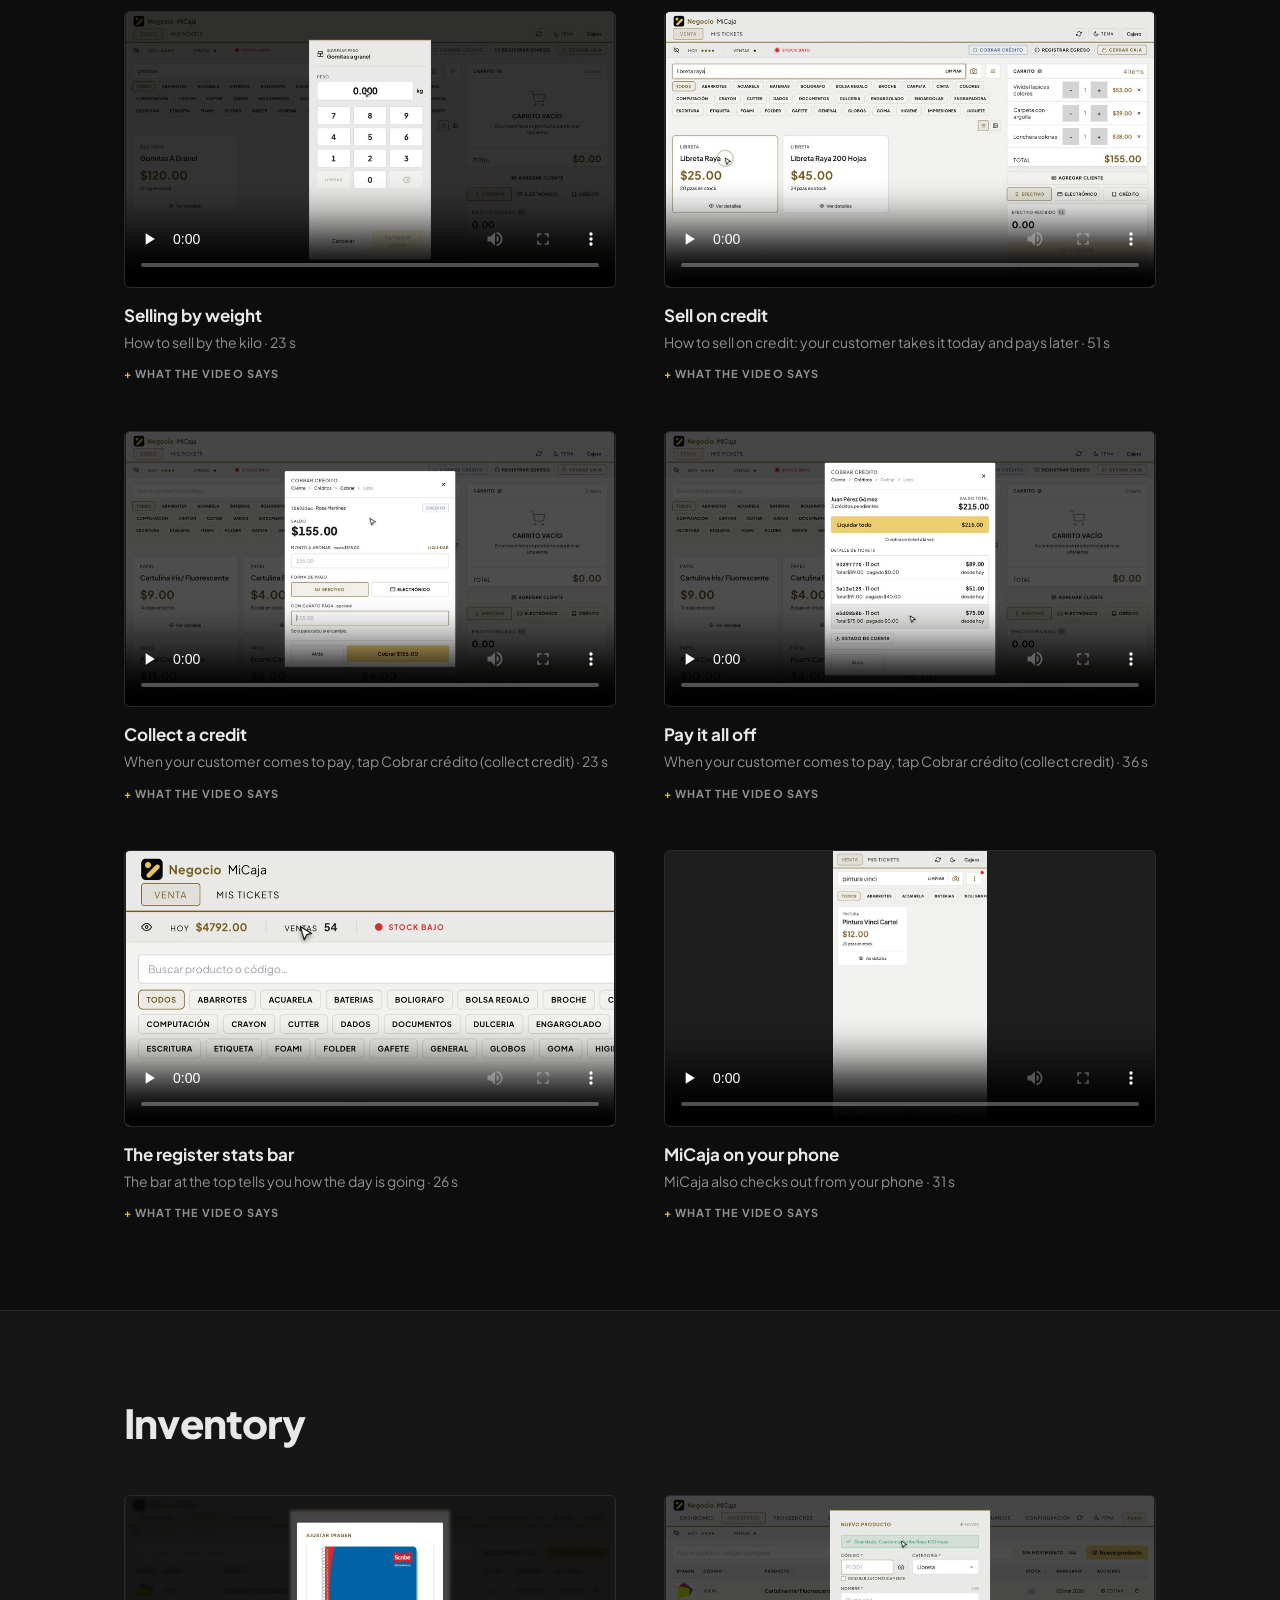
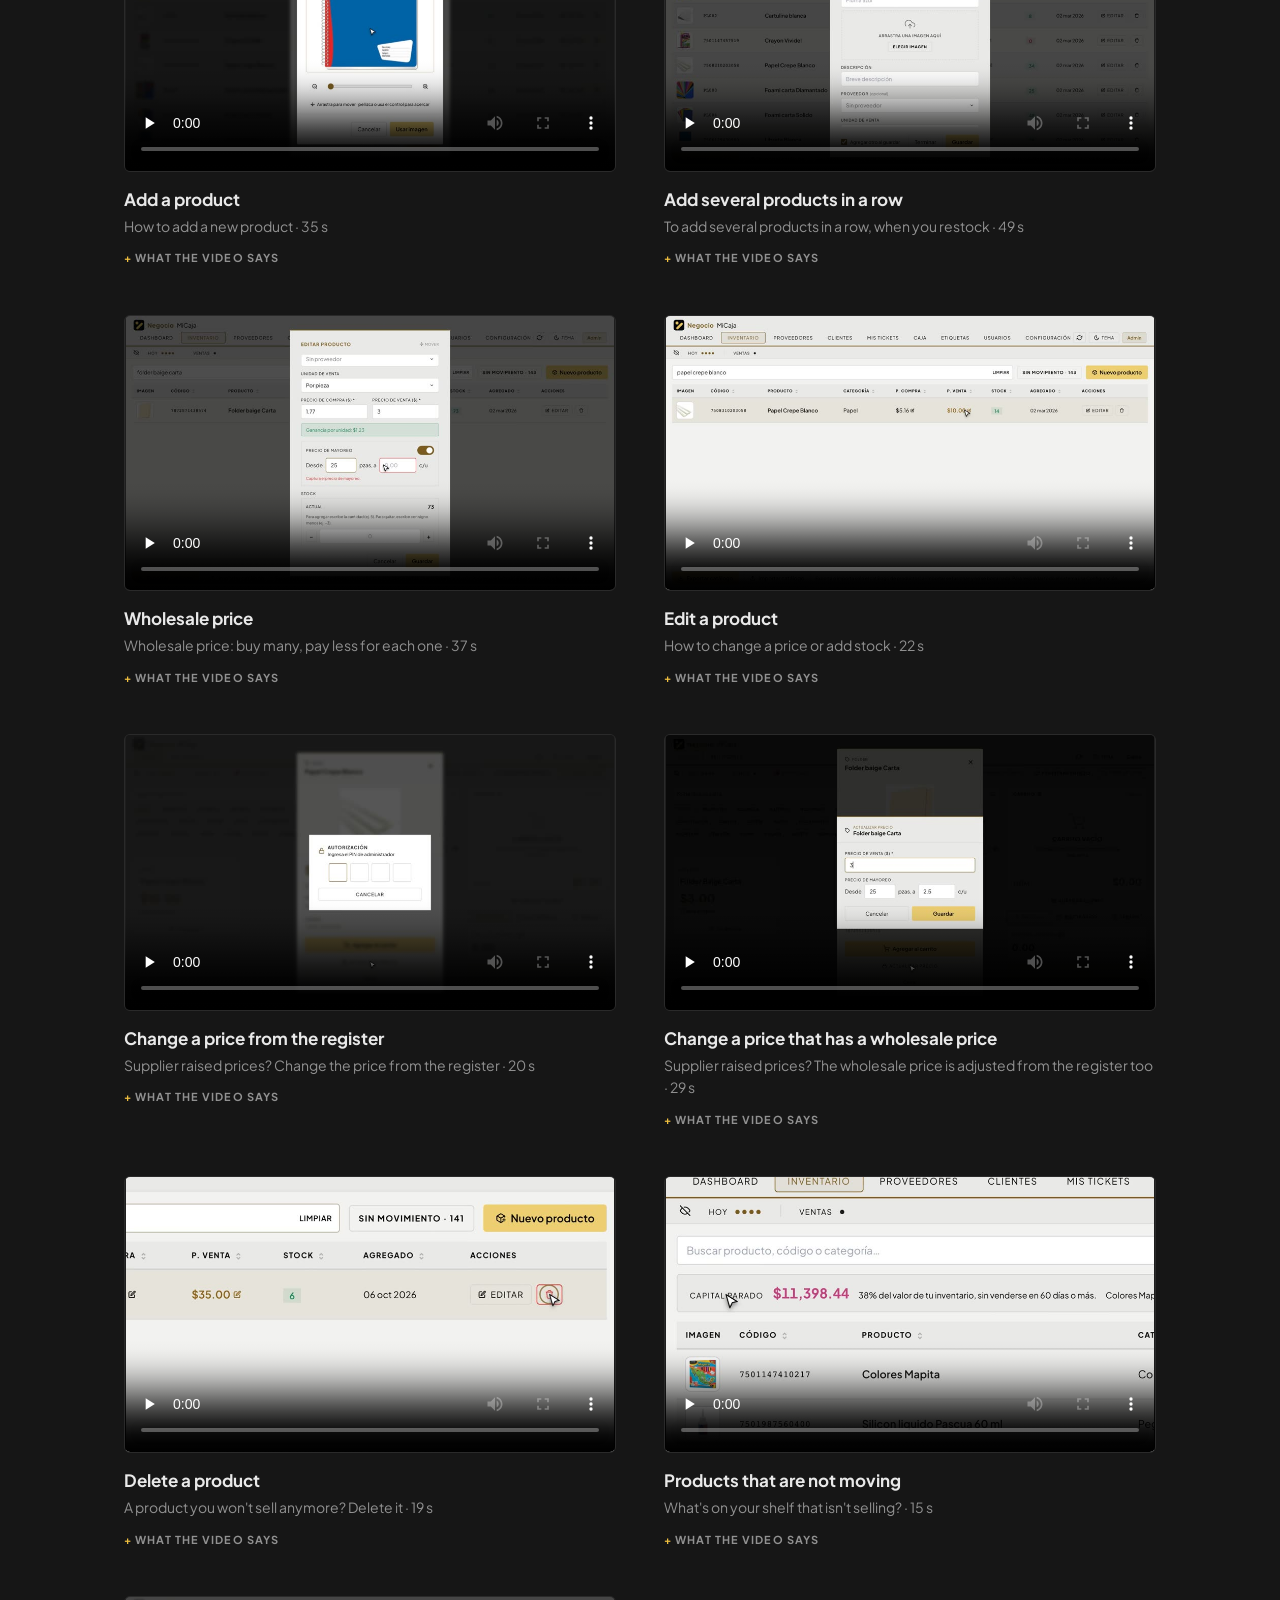
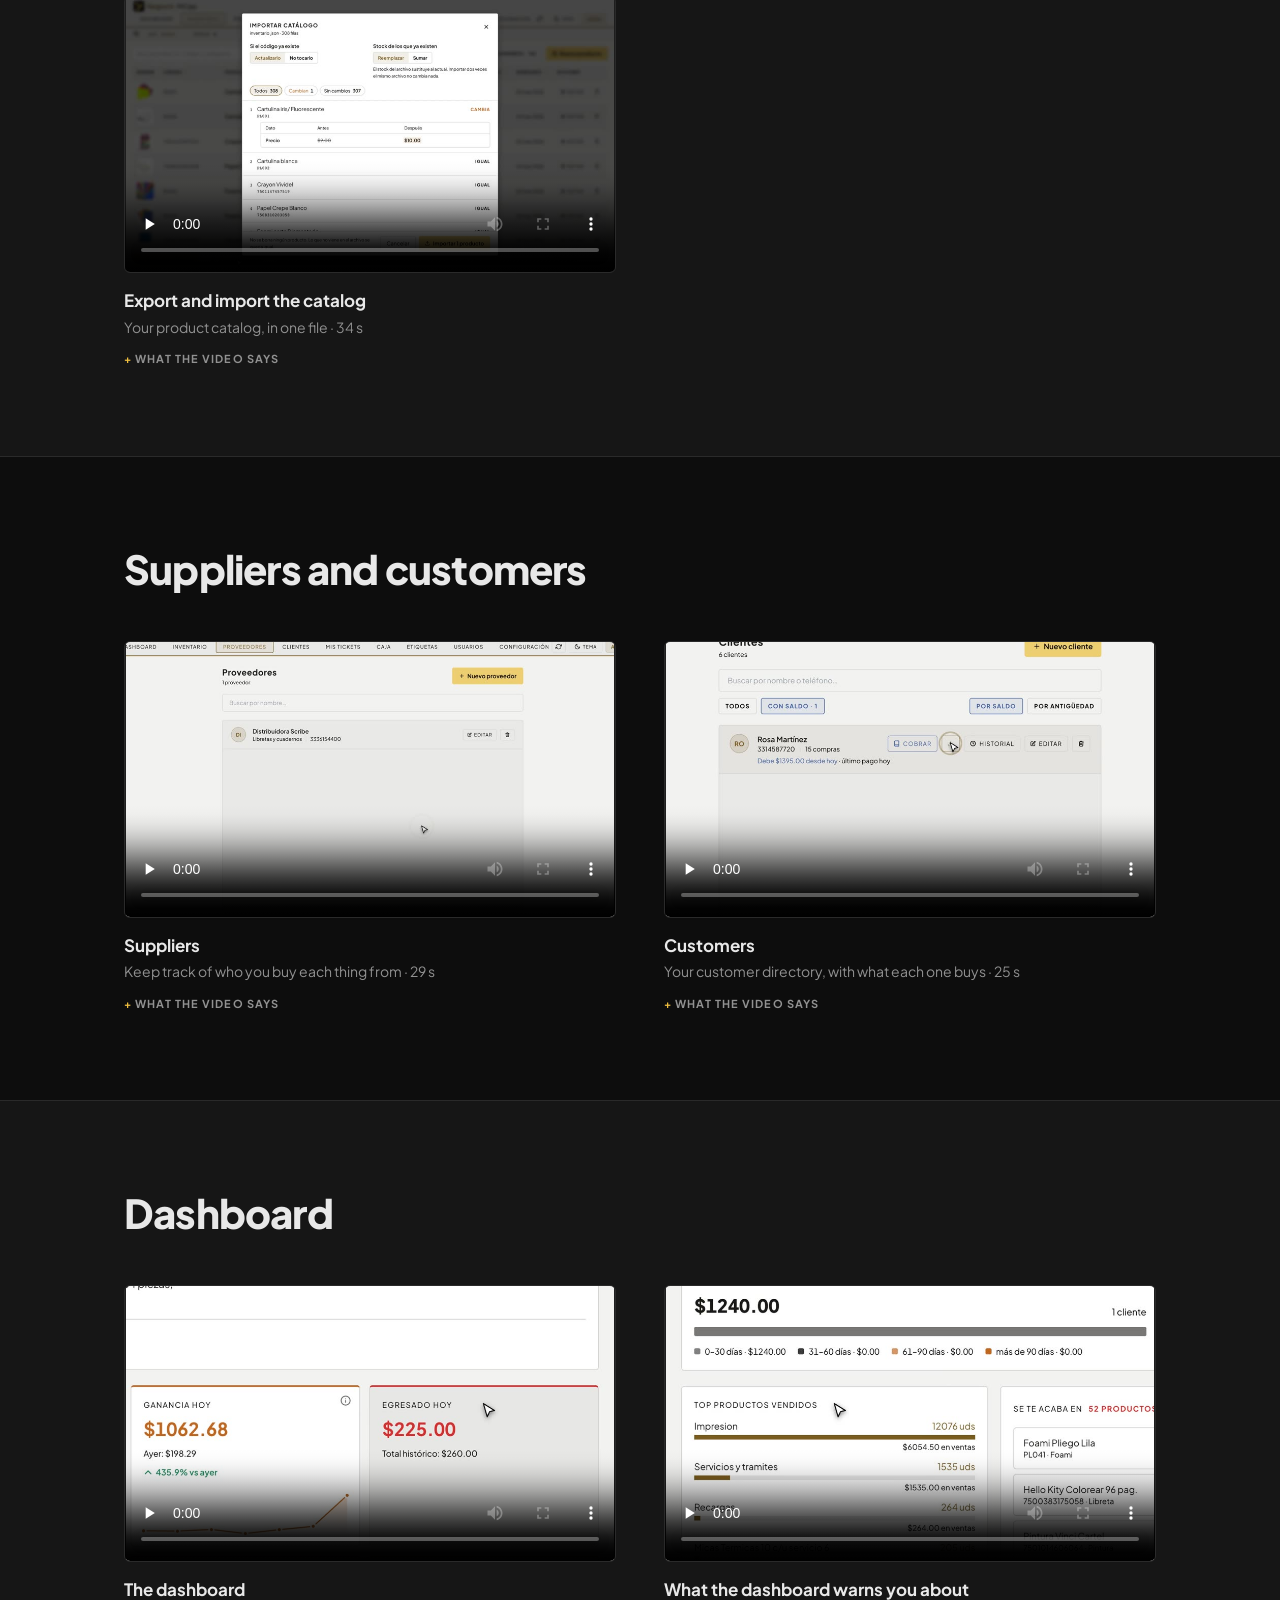
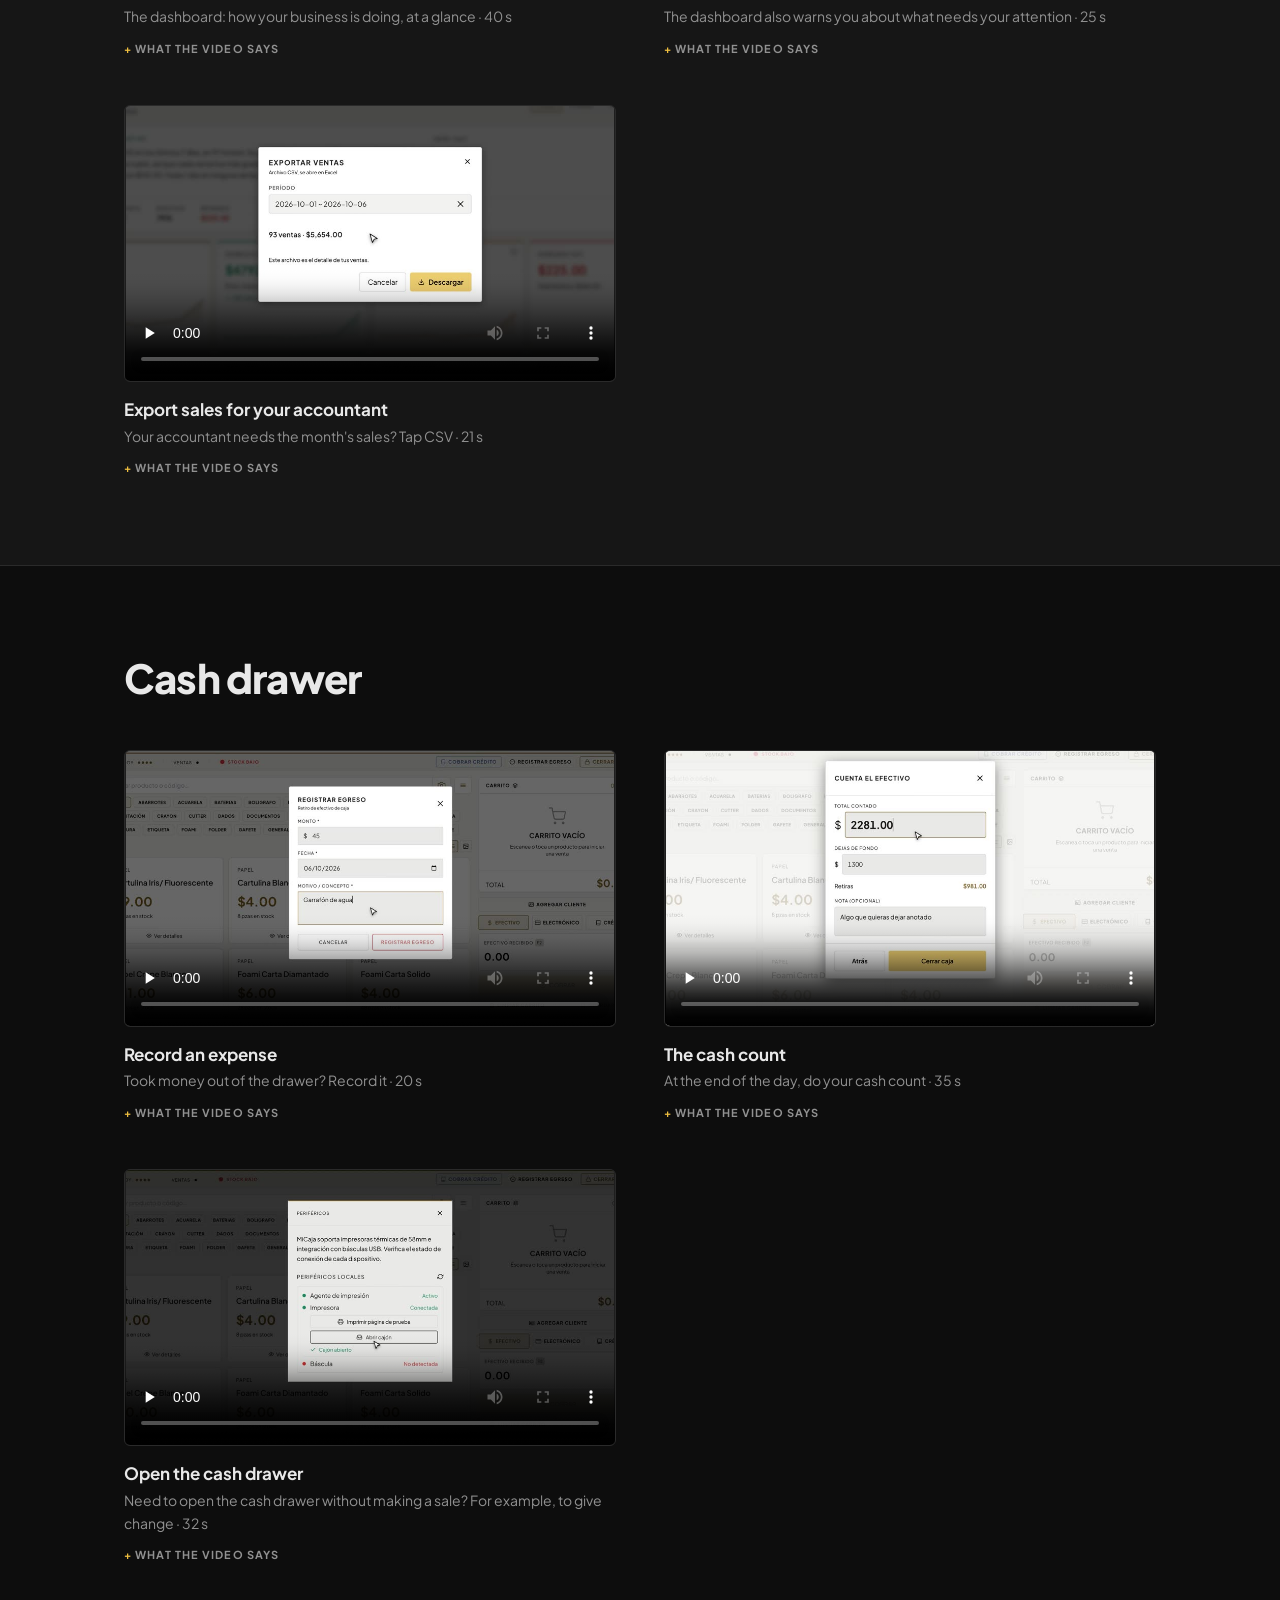
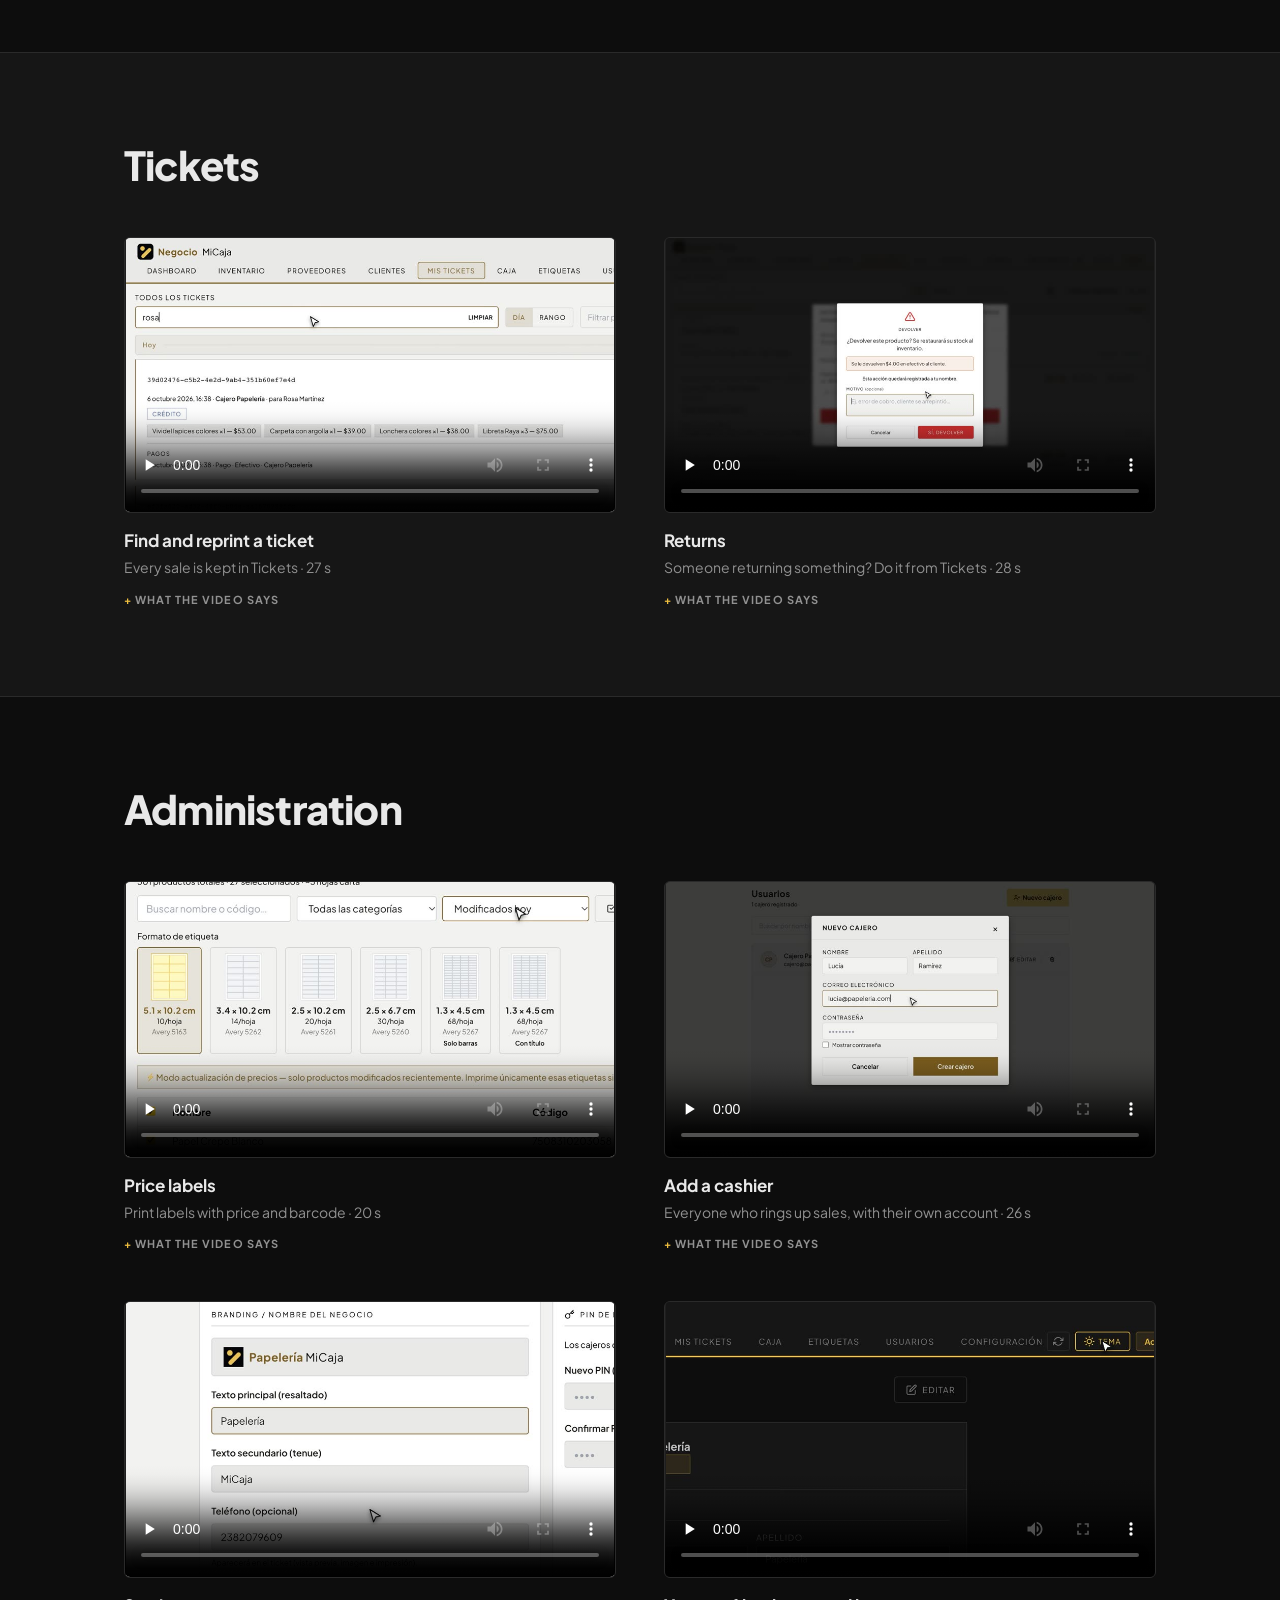
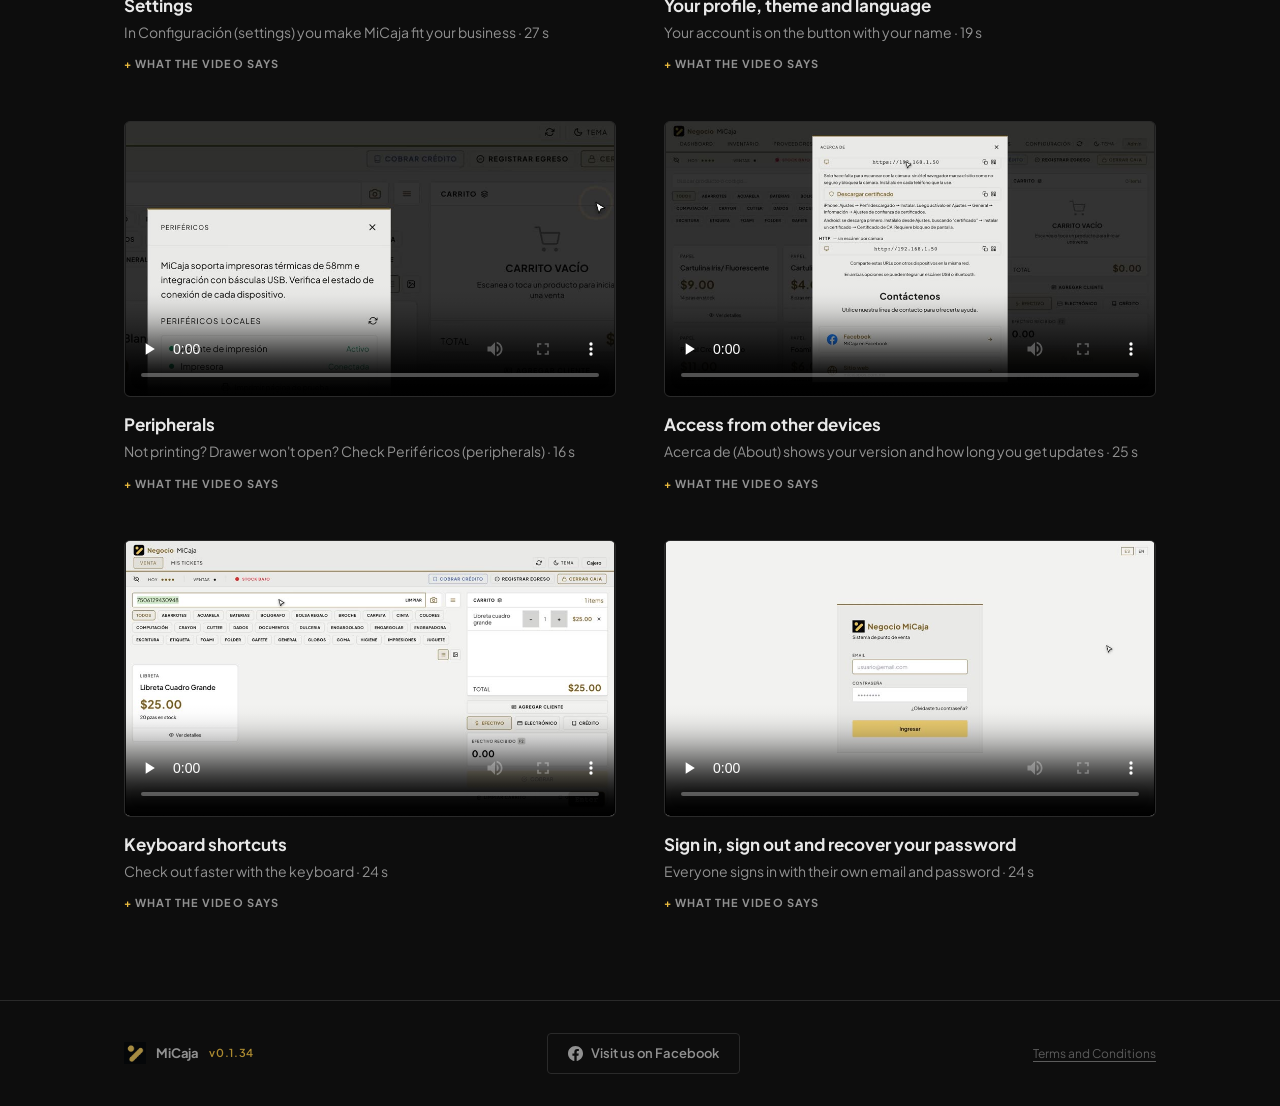
<file: ayuda.html>
<!DOCTYPE html>
<html lang="es">
<head>
  <meta charset="UTF-8" />
  <meta name="viewport" content="width=device-width, initial-scale=1.0" />
  <title>Centro de ayuda — MiCaja</title>
  <meta name="description" content="Videos cortos para aprender a usar MiCaja: cobrar, inventario, crédito, corte de caja y más." />
  <link rel="preconnect" href="https://fonts.googleapis.com" />
  <link rel="preconnect" href="https://fonts.gstatic.com" crossorigin />
  <link href="https://fonts.googleapis.com/css2?family=Plus+Jakarta+Sans:wght@400;500;600;700;800&display=swap" rel="stylesheet" />
  <link rel="stylesheet" href="styles.css" />
</head>
<body>

  <a href="#videos" class="skip-link" data-i18n="skip">Saltar al contenido</a>

  <!-- Nav -->
  <nav data-i18n-aria-label="nav.aria" aria-label="Navegación principal">
    <div class="nav-inner">
      <a href="index.html" class="nav-logo">
        <img src="poslogo.png" alt="MiCaja" onerror="this.style.display='none'" />
        <span class="nav-logo-text">Mi<span>Caja</span></span>
      </a>
      <div class="lang-toggle" role="group" aria-label="Idioma / Language">
        <button type="button" class="lang-opt is-active" data-lang="es" aria-pressed="true" lang="es">ES</button>
        <button type="button" class="lang-opt" data-lang="en" aria-pressed="false" lang="en">EN</button>
      </div>
    </div>
  </nav>

  <!-- Encabezado: el centrado es la excepción del hero, igual que en la portada -->
  <section class="hero hero-ayuda">
    <div class="glow"></div>
    <div class="container">
      <div class="hero-eyebrow" data-i18n="ayuda.eyebrow">Centro de ayuda</div>
      <h1 class="hero-title" data-i18n="ayuda.title">Aprende a usar <em>MiCaja</em></h1>
      <p class="hero-subtitle" data-i18n="ayuda.sub">
        Un video corto para cada cosa que haces en la caja. Menos de un minuto cada uno.
      </p>
      <div class="ayuda-buscador">
        <svg width="16" height="16" viewBox="0 0 24 24" fill="none" stroke="currentColor" stroke-width="2" stroke-linecap="round" stroke-linejoin="round" aria-hidden="true"><circle cx="11" cy="11" r="8"/><line x1="21" y1="21" x2="16.65" y2="16.65"/></svg>
        <input type="search" id="ayuda-buscar" autocomplete="off"
          placeholder="Busca: corte, crédito, devolución…" aria-label="Buscar un video"
          data-i18n-placeholder="ayuda.buscar" data-i18n-aria-label="ayuda.buscar.aria" />
      </div>
<!-- INDICE:INICIO -->
    <ul class="ayuda-indice">
      <li><a href="#punto-de-venta" data-i18n="s.punto-de-venta">Punto de venta</a></li>
      <li><a href="#inventario" data-i18n="s.inventario">Inventario</a></li>
      <li><a href="#proveedores-y-clientes" data-i18n="s.proveedores-y-clientes">Proveedores y clientes</a></li>
      <li><a href="#dashboard" data-i18n="s.dashboard">Dashboard</a></li>
      <li><a href="#caja" data-i18n="s.caja">Caja</a></li>
      <li><a href="#tickets" data-i18n="s.tickets">Tickets</a></li>
      <li><a href="#administracion" data-i18n="s.administracion">Administración</a></li>
    </ul>
  <!-- INDICE:FIN -->
    </div>
  </section>

  <hr class="divider" />

  <main id="videos">
<!-- AYUDA:INICIO -->
  <section class="section ayuda-seccion" id="punto-de-venta">
    <div class="container">
      <h2 class="section-title" data-i18n="s.punto-de-venta">Punto de venta</h2>
      <div class="ayuda-grid">
        <article class="ayuda-video fade-in" id="cobrar-venta" data-buscar-es="cobrar una venta como cobrar una venta en micaja busca el producto por su nombre, o escanea su codigo de barras cada producto que tocas se suma al carrito ¿se lleva dos? cambia la cantidad aqui escribe con cuanto te pagan y micaja calcula el cambio cobra, y el ticket sale solo en la impresora" data-buscar-en="ring up a sale how to ring up a sale in micaja search the product by name, or scan its barcode every product you tap goes into the cart taking two? change the quantity here type how much they pay you and micaja works out the change check out, and the ticket prints on its own">
          <video class="ayuda-player" controls preload="none" playsinline poster="ayuda/videos/cobrar-venta.jpg">
            <source src="ayuda/videos/cobrar-venta.mp4" type="video/mp4" />
            <track kind="subtitles" srclang="es" label="Español" src="ayuda/videos/cobrar-venta.es.vtt" default />
            <track kind="subtitles" srclang="en" label="English" src="ayuda/videos/cobrar-venta.en.vtt" />
          </video>
          <div class="ayuda-video-texto">
            <h3 class="ayuda-video-titulo" data-i18n="v.cobrar-venta.titulo">Cobrar una venta</h3>
            <p class="ayuda-video-desc"><span data-i18n="v.cobrar-venta.desc">Cómo cobrar una venta en MiCaja</span> · <span data-i18n="v.cobrar-venta.min">31 s</span></p>
            <details class="ayuda-guion">
              <summary data-i18n="ayuda.guion">Lo que dice el video</summary>
              <p data-i18n="v.cobrar-venta.f0">Cómo <strong>cobrar una venta</strong> en MiCaja</p>
              <p data-i18n="v.cobrar-venta.f1">Busca el producto por su nombre, o escanea su código de barras</p>
              <p data-i18n="v.cobrar-venta.f2">Cada producto que tocas se suma al carrito</p>
              <p data-i18n="v.cobrar-venta.f3">¿Se lleva dos? Cambia la cantidad aquí</p>
              <p data-i18n="v.cobrar-venta.f4">Escribe con cuánto te pagan y MiCaja calcula el <strong>cambio</strong></p>
              <p data-i18n="v.cobrar-venta.f5">Cobra, y el ticket sale solo en la impresora</p>
            </details>
          </div>
        </article>
        <article class="ayuda-video fade-in" id="buscar-y-filtrar" data-buscar-es="buscar y filtrar productos como encontrar un producto en segundos escribe como en el mostrador: sin acentos tambien encuentra los que si llevan y si se te va una letra, igual lo encuentra el codigo de barras tambien sirve: el lector lo escribe aqui y aparece el producto o explora por categoria con la vista de fotos, los reconoces de un vistazo" data-buscar-en="search and filter products how to find a product in seconds type the way you do at the counter: no accents still finds the ones that do have them and if you miss a letter, it still finds it the barcode works too: the scanner types it here and the product shows up or browse by category with photo view, you recognize them at a glance">
          <video class="ayuda-player" controls preload="none" playsinline poster="ayuda/videos/buscar-y-filtrar.jpg">
            <source src="ayuda/videos/buscar-y-filtrar.mp4" type="video/mp4" />
            <track kind="subtitles" srclang="es" label="Español" src="ayuda/videos/buscar-y-filtrar.es.vtt" default />
            <track kind="subtitles" srclang="en" label="English" src="ayuda/videos/buscar-y-filtrar.en.vtt" />
          </video>
          <div class="ayuda-video-texto">
            <h3 class="ayuda-video-titulo" data-i18n="v.buscar-y-filtrar.titulo">Buscar y filtrar productos</h3>
            <p class="ayuda-video-desc"><span data-i18n="v.buscar-y-filtrar.desc">Cómo encontrar un producto en segundos</span> · <span data-i18n="v.buscar-y-filtrar.min">29 s</span></p>
            <details class="ayuda-guion">
              <summary data-i18n="ayuda.guion">Lo que dice el video</summary>
              <p data-i18n="v.buscar-y-filtrar.f0">Cómo <strong>encontrar un producto</strong> en segundos</p>
              <p data-i18n="v.buscar-y-filtrar.f1">Escribe como en el mostrador: sin acentos también encuentra los que <strong>sí</strong> llevan</p>
              <p data-i18n="v.buscar-y-filtrar.f2">Y si se te va una letra, igual lo encuentra</p>
              <p data-i18n="v.buscar-y-filtrar.f3">El <strong>código de barras</strong> también sirve: el lector lo escribe aquí y aparece el producto</p>
              <p data-i18n="v.buscar-y-filtrar.f4">O explora por <strong>categoría</strong></p>
              <p data-i18n="v.buscar-y-filtrar.f5">Con la <strong>vista de fotos</strong>, los reconoces de un vistazo</p>
            </details>
          </div>
        </article>
        <article class="ayuda-video fade-in" id="pago-electronico-y-cliente" data-buscar-es="pago electronico y venta a nombre de un cliente cobrar con tarjeta o transferencia, y a nombre de un cliente si te pagan con tarjeta o transferencia, elige electronico si quieres, anota el folio del pago para encontrarlo despues ¿quieres saber que compra cada cliente? agregalo a la venta ¿es nuevo? lo registras ahi mismo, sin salir de la venta cobra, y la venta queda en el historial de tu cliente" data-buscar-en="card payment and selling to a customer charge by card or transfer, and to a customer if they pay by card or transfer, choose electronico (electronic) if you want, write down the payment reference to find it later want to know what each customer buys? add them to the sale new customer? register them right there, without leaving the sale check out, and the sale goes into your customer's history">
          <video class="ayuda-player" controls preload="none" playsinline poster="ayuda/videos/pago-electronico-y-cliente.jpg">
            <source src="ayuda/videos/pago-electronico-y-cliente.mp4" type="video/mp4" />
            <track kind="subtitles" srclang="es" label="Español" src="ayuda/videos/pago-electronico-y-cliente.es.vtt" default />
            <track kind="subtitles" srclang="en" label="English" src="ayuda/videos/pago-electronico-y-cliente.en.vtt" />
          </video>
          <div class="ayuda-video-texto">
            <h3 class="ayuda-video-titulo" data-i18n="v.pago-electronico-y-cliente.titulo">Pago electrónico y venta a nombre de un cliente</h3>
            <p class="ayuda-video-desc"><span data-i18n="v.pago-electronico-y-cliente.desc">Cobrar con tarjeta o transferencia, y a nombre de un cliente</span> · <span data-i18n="v.pago-electronico-y-cliente.min">35 s</span></p>
            <details class="ayuda-guion">
              <summary data-i18n="ayuda.guion">Lo que dice el video</summary>
              <p data-i18n="v.pago-electronico-y-cliente.f0">Cobrar con <strong>tarjeta o transferencia</strong>, y a nombre de un cliente</p>
              <p data-i18n="v.pago-electronico-y-cliente.f1">Si te pagan con tarjeta o transferencia, elige <strong>Electrónico</strong></p>
              <p data-i18n="v.pago-electronico-y-cliente.f2">Si quieres, anota el folio del pago para encontrarlo después</p>
              <p data-i18n="v.pago-electronico-y-cliente.f3">¿Quieres saber qué compra cada cliente? Agrégalo a la venta</p>
              <p data-i18n="v.pago-electronico-y-cliente.f4">¿Es nuevo? Lo registras ahí mismo, sin salir de la venta</p>
              <p data-i18n="v.pago-electronico-y-cliente.f5">Cobra, y la venta queda en el <strong>historial</strong> de tu cliente</p>
            </details>
          </div>
        </article>
        <article class="ayuda-video fade-in" id="carritos-guardados" data-buscar-es="carritos guardados atiende a otro cliente sin perder una venta a medias ¿tu cliente fue por algo que olvido? guarda el carrito con su nombre mientras, atiendes al siguiente como siempre cuando regresa, abre tus carritos guardados y su venta sigue justo donde la dejaste" data-buscar-en="saved carts serve another customer without losing a sale in progress customer went back for something they forgot? save the cart with their name meanwhile, you serve the next one as usual when they come back, open your saved carts and their sale is right where you left it">
          <video class="ayuda-player" controls preload="none" playsinline poster="ayuda/videos/carritos-guardados.jpg">
            <source src="ayuda/videos/carritos-guardados.mp4" type="video/mp4" />
            <track kind="subtitles" srclang="es" label="Español" src="ayuda/videos/carritos-guardados.es.vtt" default />
            <track kind="subtitles" srclang="en" label="English" src="ayuda/videos/carritos-guardados.en.vtt" />
          </video>
          <div class="ayuda-video-texto">
            <h3 class="ayuda-video-titulo" data-i18n="v.carritos-guardados.titulo">Carritos guardados</h3>
            <p class="ayuda-video-desc"><span data-i18n="v.carritos-guardados.desc">Atiende a otro cliente sin perder una venta a medias</span> · <span data-i18n="v.carritos-guardados.min">36 s</span></p>
            <details class="ayuda-guion">
              <summary data-i18n="ayuda.guion">Lo que dice el video</summary>
              <p data-i18n="v.carritos-guardados.f0">Atiende a otro cliente <strong>sin perder</strong> una venta a medias</p>
              <p data-i18n="v.carritos-guardados.f1">¿Tu cliente fue por algo que olvidó? <strong>Guarda</strong> el carrito con su nombre</p>
              <p data-i18n="v.carritos-guardados.f2">Mientras, atiendes al siguiente como siempre</p>
              <p data-i18n="v.carritos-guardados.f3">Cuando regresa, abre tus <strong>carritos guardados</strong></p>
              <p data-i18n="v.carritos-guardados.f4">Y su venta sigue justo donde la dejaste</p>
            </details>
          </div>
        </article>
        <article class="ayuda-video fade-in" id="venta-por-kg" data-buscar-es="venta por peso como vender por kilo al tocar un producto por kilo, se abre la captura del peso con bascula conectada, el peso llega solo sin bascula, lo tecleas: 3, 5, 0 son 350 gramos micaja calcula el precio y lo agrega al carrito" data-buscar-en="selling by weight how to sell by the kilo when you tap a product sold by kilo, the weight entry opens with a scale connected, the weight comes in on its own without a scale, type it: 3, 5, 0 is 350 grams micaja works out the price and adds it to the cart">
          <video class="ayuda-player" controls preload="none" playsinline poster="ayuda/videos/venta-por-kg.jpg">
            <source src="ayuda/videos/venta-por-kg.mp4" type="video/mp4" />
            <track kind="subtitles" srclang="es" label="Español" src="ayuda/videos/venta-por-kg.es.vtt" default />
            <track kind="subtitles" srclang="en" label="English" src="ayuda/videos/venta-por-kg.en.vtt" />
          </video>
          <div class="ayuda-video-texto">
            <h3 class="ayuda-video-titulo" data-i18n="v.venta-por-kg.titulo">Venta por peso</h3>
            <p class="ayuda-video-desc"><span data-i18n="v.venta-por-kg.desc">Cómo vender por kilo</span> · <span data-i18n="v.venta-por-kg.min">23 s</span></p>
            <details class="ayuda-guion">
              <summary data-i18n="ayuda.guion">Lo que dice el video</summary>
              <p data-i18n="v.venta-por-kg.f0">Cómo vender <strong>por kilo</strong></p>
              <p data-i18n="v.venta-por-kg.f1">Al tocar un producto por kilo, se abre la captura del peso</p>
              <p data-i18n="v.venta-por-kg.f2">Con báscula conectada, el peso llega solo</p>
              <p data-i18n="v.venta-por-kg.f3">Sin báscula, lo tecleas: 3, 5, 0 son <strong>350 gramos</strong></p>
              <p data-i18n="v.venta-por-kg.f4">MiCaja calcula el precio y lo agrega al carrito</p>
            </details>
          </div>
        </article>
        <article class="ayuda-video fade-in" id="venta-credito" data-buscar-es="vender a credito como vender a credito: tu cliente se lleva hoy y paga despues arma la venta como siempre elige credito y a quien se le vende busca a tu cliente por nombre o telefono si deja un enganche, anotalo: micaja te dice cuanto queda a credito vender a credito pide el pin del administrador listo: la deuda queda a nombre de tu cliente, y la cobras cuando regrese" data-buscar-en="sell on credit how to sell on credit: your customer takes it today and pays later build the sale as usual choose credito (credit) and who you are selling to find your customer by name or phone if they leave a down payment, enter it: micaja shows how much is left on credit selling on credit asks for the administrator's pin done: the debt is under your customer's name, and you collect it when they come back">
          <video class="ayuda-player" controls preload="none" playsinline poster="ayuda/videos/venta-credito.jpg">
            <source src="ayuda/videos/venta-credito.mp4" type="video/mp4" />
            <track kind="subtitles" srclang="es" label="Español" src="ayuda/videos/venta-credito.es.vtt" default />
            <track kind="subtitles" srclang="en" label="English" src="ayuda/videos/venta-credito.en.vtt" />
          </video>
          <div class="ayuda-video-texto">
            <h3 class="ayuda-video-titulo" data-i18n="v.venta-credito.titulo">Vender a crédito</h3>
            <p class="ayuda-video-desc"><span data-i18n="v.venta-credito.desc">Cómo vender a crédito: tu cliente se lleva hoy y paga después</span> · <span data-i18n="v.venta-credito.min">51 s</span></p>
            <details class="ayuda-guion">
              <summary data-i18n="ayuda.guion">Lo que dice el video</summary>
              <p data-i18n="v.venta-credito.f0">Cómo <strong>vender a crédito</strong>: tu cliente se lleva hoy y paga después</p>
              <p data-i18n="v.venta-credito.f1">Arma la venta como siempre</p>
              <p data-i18n="v.venta-credito.f2">Elige <strong>Crédito</strong> y a quién se le vende</p>
              <p data-i18n="v.venta-credito.f3">Busca a tu cliente por nombre o teléfono</p>
              <p data-i18n="v.venta-credito.f4">Si deja un <strong>enganche</strong>, anótalo: MiCaja te dice cuánto queda a crédito</p>
              <p data-i18n="v.venta-credito.f5">Vender a crédito pide el <strong>PIN del administrador</strong></p>
              <p data-i18n="v.venta-credito.f6">Listo: la deuda queda a nombre de tu cliente, y la cobras cuando regrese</p>
            </details>
          </div>
        </article>
        <article class="ayuda-video fade-in" id="cobrar-credito" data-buscar-es="cobrar un credito cuando tu cliente viene a pagar, toca cobrar credito arriba aparecen quienes deben, con cuanto y desde cuando ves cada compra que tiene pendiente; elige la que va a pagar puede abonar lo que traiga, o liquidar todo de una vez cobra, y micaja imprime su comprobante con el saldo que le queda" data-buscar-en="collect a credit when your customer comes to pay, tap cobrar credito (collect credit) at the top are the people who owe, how much and since when see each pending purchase; choose the one they are paying they can pay part of it, or pay it all off at once collect it, and micaja prints a receipt with their remaining balance">
          <video class="ayuda-player" controls preload="none" playsinline poster="ayuda/videos/cobrar-credito.jpg">
            <source src="ayuda/videos/cobrar-credito.mp4" type="video/mp4" />
            <track kind="subtitles" srclang="es" label="Español" src="ayuda/videos/cobrar-credito.es.vtt" default />
            <track kind="subtitles" srclang="en" label="English" src="ayuda/videos/cobrar-credito.en.vtt" />
          </video>
          <div class="ayuda-video-texto">
            <h3 class="ayuda-video-titulo" data-i18n="v.cobrar-credito.titulo">Cobrar un crédito</h3>
            <p class="ayuda-video-desc"><span data-i18n="v.cobrar-credito.desc">Cuando tu cliente viene a pagar, toca Cobrar crédito</span> · <span data-i18n="v.cobrar-credito.min">23 s</span></p>
            <details class="ayuda-guion">
              <summary data-i18n="ayuda.guion">Lo que dice el video</summary>
              <p data-i18n="v.cobrar-credito.f0">Cuando tu cliente viene a pagar, toca <strong>Cobrar crédito</strong></p>
              <p data-i18n="v.cobrar-credito.f1">Arriba aparecen quienes deben, con cuánto y desde cuándo</p>
              <p data-i18n="v.cobrar-credito.f2">Ves cada compra que tiene pendiente; elige la que va a pagar</p>
              <p data-i18n="v.cobrar-credito.f3">Puede <strong>abonar</strong> lo que traiga, o <strong>liquidar</strong> todo de una vez</p>
              <p data-i18n="v.cobrar-credito.f4">Cobra, y MiCaja imprime su comprobante con el saldo que le queda</p>
            </details>
          </div>
        </article>
        <article class="ayuda-video fade-in" id="liquidar-todo" data-buscar-es="liquidar todo cuando tu cliente viene a pagar, toca cobrar credito elige a tu cliente: aqui ves cuanto debe en total hay dos formas de cobrar: liquidar todo de una vez… …o un ticket a la vez, si solo paga una compra o va a abonar hoy lo paga todo: toca liquidar todo el monto es la suma de todos sus saldos; anota con cuanto paga para ver el cambio cobra: sale un solo comprobante con todos sus tickets, y tu cliente queda sin deuda" data-buscar-en="pay it all off when your customer comes to pay, tap cobrar credito (collect credit) choose your customer: here you see how much they owe in total there are two ways to collect: liquidar todo (pay it all off) at once… …or one ticket at a time, if they are paying for just one purchase or paying part today they pay it all: tap liquidar todo (pay it all off) the amount is the sum of all their balances; enter how much they hand you to see the change collect it: a single receipt comes out with all their tickets, and your customer owes nothing">
          <video class="ayuda-player" controls preload="none" playsinline poster="ayuda/videos/liquidar-todo.jpg">
            <source src="ayuda/videos/liquidar-todo.mp4" type="video/mp4" />
            <track kind="subtitles" srclang="es" label="Español" src="ayuda/videos/liquidar-todo.es.vtt" default />
            <track kind="subtitles" srclang="en" label="English" src="ayuda/videos/liquidar-todo.en.vtt" />
          </video>
          <div class="ayuda-video-texto">
            <h3 class="ayuda-video-titulo" data-i18n="v.liquidar-todo.titulo">Liquidar todo</h3>
            <p class="ayuda-video-desc"><span data-i18n="v.liquidar-todo.desc">Cuando tu cliente viene a pagar, toca Cobrar crédito</span> · <span data-i18n="v.liquidar-todo.min">36 s</span></p>
            <details class="ayuda-guion">
              <summary data-i18n="ayuda.guion">Lo que dice el video</summary>
              <p data-i18n="v.liquidar-todo.f0">Cuando tu cliente viene a pagar, toca <strong>Cobrar crédito</strong></p>
              <p data-i18n="v.liquidar-todo.f1">Elige a tu cliente: aquí ves cuánto debe en total</p>
              <p data-i18n="v.liquidar-todo.f2">Hay <strong>dos formas de cobrar</strong>: <strong>Liquidar todo</strong> de una vez…</p>
              <p data-i18n="v.liquidar-todo.f3">…o <strong>un ticket a la vez</strong>, si solo paga una compra o va a abonar</p>
              <p data-i18n="v.liquidar-todo.f4">Hoy lo paga todo: toca <strong>Liquidar todo</strong></p>
              <p data-i18n="v.liquidar-todo.f5">El monto es la suma de todos sus saldos; anota con cuánto paga para ver el cambio</p>
              <p data-i18n="v.liquidar-todo.f6">Cobra: sale <strong>un solo comprobante</strong> con todos sus tickets, y tu cliente queda sin deuda</p>
            </details>
          </div>
        </article>
        <article class="ayuda-video fade-in" id="estadisticas-pos" data-buscar-es="la barra de estadisticas del pos la barra de arriba te dice como va el dia las cifras vienen ocultas por si el cliente ve la pantalla; toca el ojo para verlas lo que llevas vendido hoy, y en cuantas ventas stock bajo te avisa lo que se esta acabando manda la lista por whatsapp como texto, o como pdf, para pedir a tu proveedor y cada producto te avisa cuando le quedan pocas piezas" data-buscar-en="the register stats bar the bar at the top tells you how the day is going the numbers are hidden in case a customer sees the screen; tap the eye to show them what you have sold today, and in how many sales stock bajo (low stock) warns you about what is running out send the list on whatsapp as text or as a pdf to order from your supplier and each product warns you when only a few are left">
          <video class="ayuda-player" controls preload="none" playsinline poster="ayuda/videos/estadisticas-pos.jpg">
            <source src="ayuda/videos/estadisticas-pos.mp4" type="video/mp4" />
            <track kind="subtitles" srclang="es" label="Español" src="ayuda/videos/estadisticas-pos.es.vtt" default />
            <track kind="subtitles" srclang="en" label="English" src="ayuda/videos/estadisticas-pos.en.vtt" />
          </video>
          <div class="ayuda-video-texto">
            <h3 class="ayuda-video-titulo" data-i18n="v.estadisticas-pos.titulo">La barra de estadísticas del POS</h3>
            <p class="ayuda-video-desc"><span data-i18n="v.estadisticas-pos.desc">La barra de arriba te dice cómo va el día</span> · <span data-i18n="v.estadisticas-pos.min">26 s</span></p>
            <details class="ayuda-guion">
              <summary data-i18n="ayuda.guion">Lo que dice el video</summary>
              <p data-i18n="v.estadisticas-pos.f0">La barra de arriba te dice <strong>cómo va el día</strong></p>
              <p data-i18n="v.estadisticas-pos.f1">Las cifras vienen ocultas por si el cliente ve la pantalla; toca el ojo para verlas</p>
              <p data-i18n="v.estadisticas-pos.f2">Lo que llevas vendido hoy, y en cuántas ventas</p>
              <p data-i18n="v.estadisticas-pos.f3"><strong>Stock bajo</strong> te avisa lo que se está acabando</p>
              <p data-i18n="v.estadisticas-pos.f4">Manda la lista por WhatsApp como texto, o como PDF, para pedir a tu proveedor</p>
              <p data-i18n="v.estadisticas-pos.f5">Y cada producto te avisa cuando le quedan pocas piezas</p>
            </details>
          </div>
        </article>
        <article class="ayuda-video fade-in" id="pos-movil" data-buscar-es="micaja en el celular micaja tambien cobra desde el celular busca y toca: el producto se suma sin salir de la lista abajo ves siempre cuanto llevas tocala y se abre el carrito para cobrar escribe con cuanto te pagan, y cobra en el menu tienes la caja: cobrar creditos, egresos y el corte" data-buscar-en="micaja on your phone micaja also checks out from your phone search and tap: the product is added without leaving the list at the bottom you always see your running total tap it and the cart opens to check out type how much they pay you, and check out the menu has the cash tools: collect credit, expenses and the cash count">
          <video class="ayuda-player" controls preload="none" playsinline poster="ayuda/videos/pos-movil.jpg">
            <source src="ayuda/videos/pos-movil.mp4" type="video/mp4" />
            <track kind="subtitles" srclang="es" label="Español" src="ayuda/videos/pos-movil.es.vtt" default />
            <track kind="subtitles" srclang="en" label="English" src="ayuda/videos/pos-movil.en.vtt" />
          </video>
          <div class="ayuda-video-texto">
            <h3 class="ayuda-video-titulo" data-i18n="v.pos-movil.titulo">MiCaja en el celular</h3>
            <p class="ayuda-video-desc"><span data-i18n="v.pos-movil.desc">MiCaja también cobra desde el celular</span> · <span data-i18n="v.pos-movil.min">31 s</span></p>
            <details class="ayuda-guion">
              <summary data-i18n="ayuda.guion">Lo que dice el video</summary>
              <p data-i18n="v.pos-movil.f0">MiCaja también <strong>cobra desde el celular</strong></p>
              <p data-i18n="v.pos-movil.f1">Busca y toca: el producto se suma sin salir de la lista</p>
              <p data-i18n="v.pos-movil.f2">Abajo ves siempre cuánto llevas</p>
              <p data-i18n="v.pos-movil.f3">Tócala y se abre el carrito para cobrar</p>
              <p data-i18n="v.pos-movil.f4">Escribe con cuánto te pagan, y cobra</p>
              <p data-i18n="v.pos-movil.f5">En el menú tienes la caja: cobrar créditos, egresos y el corte</p>
            </details>
          </div>
        </article>
      </div>
    </div>
  </section>

  <section class="section section-alt ayuda-seccion" id="inventario">
    <div class="container">
      <h2 class="section-title" data-i18n="s.inventario">Inventario</h2>
      <div class="ayuda-grid">
        <article class="ayuda-video fade-in" id="alta-producto" data-buscar-es="dar de alta un producto como dar de alta un producto nuevo escanea su codigo de barras, o deja que micaja genere uno ponle nombre y categoria agregale una foto: desde la computadora o con la camara del celular encuadrala como quieras antes de guardarla precio de compra, precio de venta y cuantas tienes guarda, y ya puedes venderlo" data-buscar-en="add a product how to add a new product scan its barcode, or let micaja generate one give it a name and a category add a photo: from the computer or with your phone camera frame it the way you want before saving cost price, selling price and how many you have save it, and it is ready to sell">
          <video class="ayuda-player" controls preload="none" playsinline poster="ayuda/videos/alta-producto.jpg">
            <source src="ayuda/videos/alta-producto.mp4" type="video/mp4" />
            <track kind="subtitles" srclang="es" label="Español" src="ayuda/videos/alta-producto.es.vtt" default />
            <track kind="subtitles" srclang="en" label="English" src="ayuda/videos/alta-producto.en.vtt" />
          </video>
          <div class="ayuda-video-texto">
            <h3 class="ayuda-video-titulo" data-i18n="v.alta-producto.titulo">Dar de alta un producto</h3>
            <p class="ayuda-video-desc"><span data-i18n="v.alta-producto.desc">Cómo dar de alta un producto nuevo</span> · <span data-i18n="v.alta-producto.min">35 s</span></p>
            <details class="ayuda-guion">
              <summary data-i18n="ayuda.guion">Lo que dice el video</summary>
              <p data-i18n="v.alta-producto.f0">Cómo <strong>dar de alta un producto</strong> nuevo</p>
              <p data-i18n="v.alta-producto.f1">Escanea su código de barras, o deja que MiCaja genere uno</p>
              <p data-i18n="v.alta-producto.f2">Ponle nombre y categoría</p>
              <p data-i18n="v.alta-producto.f3">Agrégale una foto: desde la computadora o con la cámara del celular</p>
              <p data-i18n="v.alta-producto.f4">Encuádrala como quieras antes de guardarla</p>
              <p data-i18n="v.alta-producto.f5">Precio de compra, precio de venta y cuántas tienes</p>
              <p data-i18n="v.alta-producto.f6">Guarda, y ya puedes venderlo</p>
            </details>
          </div>
        </article>
        <article class="ayuda-video fade-in" id="alta-en-serie" data-buscar-es="dar de alta varios productos seguidos para dar de alta varios productos seguidos, al resurtir marca agregar otro al guardar captura el primero como siempre al guardar, el formulario se queda abierto para el siguiente la categoria se queda; los precios no, se capturan en cada uno escanea el siguiente y sigue cuando acabes, terminar, y ahi estan los dos" data-buscar-en="add several products in a row to add several products in a row, when you restock tick agregar otro al guardar (add another after saving) enter the first one as usual when you save, the form stays open for the next one the category stays; the prices don't, you enter them for each one scan the next one and keep going when you're done, terminar (done), and there are both">
          <video class="ayuda-player" controls preload="none" playsinline poster="ayuda/videos/alta-en-serie.jpg">
            <source src="ayuda/videos/alta-en-serie.mp4" type="video/mp4" />
            <track kind="subtitles" srclang="es" label="Español" src="ayuda/videos/alta-en-serie.es.vtt" default />
            <track kind="subtitles" srclang="en" label="English" src="ayuda/videos/alta-en-serie.en.vtt" />
          </video>
          <div class="ayuda-video-texto">
            <h3 class="ayuda-video-titulo" data-i18n="v.alta-en-serie.titulo">Dar de alta varios productos seguidos</h3>
            <p class="ayuda-video-desc"><span data-i18n="v.alta-en-serie.desc">Para dar de alta varios productos seguidos, al resurtir</span> · <span data-i18n="v.alta-en-serie.min">49 s</span></p>
            <details class="ayuda-guion">
              <summary data-i18n="ayuda.guion">Lo que dice el video</summary>
              <p data-i18n="v.alta-en-serie.f0">Para dar de alta <strong>varios productos seguidos</strong>, al resurtir</p>
              <p data-i18n="v.alta-en-serie.f1">Marca <strong>Agregar otro al guardar</strong></p>
              <p data-i18n="v.alta-en-serie.f2">Captura el primero como siempre</p>
              <p data-i18n="v.alta-en-serie.f3">Al guardar, el formulario <strong>se queda abierto</strong> para el siguiente</p>
              <p data-i18n="v.alta-en-serie.f4">La categoría se queda; los precios <strong>no</strong>, se capturan en cada uno</p>
              <p data-i18n="v.alta-en-serie.f5">Escanea el siguiente y sigue</p>
              <p data-i18n="v.alta-en-serie.f6">Cuando acabes, <strong>Terminar</strong>, y ahí están los dos</p>
            </details>
          </div>
        </article>
        <article class="ayuda-video fade-in" id="precio-mayoreo" data-buscar-es="precio de mayoreo precio de mayoreo: si se lleva muchas, paga menos por cada una abre el producto en inventario activa el precio de mayoreo escribe desde cuantas piezas aplica, y a cuanto cada una guarda, y la regla queda lista en la caja no tienes que acordarte de nada al llegar a 25, todas pasan solas a $2.50" data-buscar-en="wholesale price wholesale price: buy many, pay less for each one open the product in inventario (inventory) turn on the wholesale price type from how many pieces it applies, and the price for each save, and the rule is set at the register you don't have to remember anything at 25, all of them switch to $2.50 on their own">
          <video class="ayuda-player" controls preload="none" playsinline poster="ayuda/videos/precio-mayoreo.jpg">
            <source src="ayuda/videos/precio-mayoreo.mp4" type="video/mp4" />
            <track kind="subtitles" srclang="es" label="Español" src="ayuda/videos/precio-mayoreo.es.vtt" default />
            <track kind="subtitles" srclang="en" label="English" src="ayuda/videos/precio-mayoreo.en.vtt" />
          </video>
          <div class="ayuda-video-texto">
            <h3 class="ayuda-video-titulo" data-i18n="v.precio-mayoreo.titulo">Precio de mayoreo</h3>
            <p class="ayuda-video-desc"><span data-i18n="v.precio-mayoreo.desc">Precio de mayoreo: si se lleva muchas, paga menos por cada una</span> · <span data-i18n="v.precio-mayoreo.min">37 s</span></p>
            <details class="ayuda-guion">
              <summary data-i18n="ayuda.guion">Lo que dice el video</summary>
              <p data-i18n="v.precio-mayoreo.f0"><strong>Precio de mayoreo</strong>: si se lleva muchas, paga menos por cada una</p>
              <p data-i18n="v.precio-mayoreo.f1">Abre el producto en Inventario</p>
              <p data-i18n="v.precio-mayoreo.f2">Activa el precio de mayoreo</p>
              <p data-i18n="v.precio-mayoreo.f3">Escribe desde cuántas piezas aplica, y a cuánto cada una</p>
              <p data-i18n="v.precio-mayoreo.f4">Guarda, y la regla queda lista</p>
              <p data-i18n="v.precio-mayoreo.f5">En la caja no tienes que acordarte de nada</p>
              <p data-i18n="v.precio-mayoreo.f6">Al llegar a <strong>25</strong>, todas pasan solas a <strong>$2.50</strong></p>
            </details>
          </div>
        </article>
        <article class="ayuda-video fade-in" id="editar-producto" data-buscar-es="editar un producto como cambiar un precio o sumar mercancia para cambiar el precio, tocalo en la tabla escribe el nuevo y presiona enter: se guarda al momento para lo demas, abre editar si llego mercancia, escribe cuantas piezas llegaron y micaja las suma guarda, y el inventario queda al dia" data-buscar-en="edit a product how to change a price or add stock to change the price, tap it in the table type the new one and press enter: it saves right away for everything else, open editar (edit) new stock arrived? type how many and micaja adds them up save, and your inventory is up to date">
          <video class="ayuda-player" controls preload="none" playsinline poster="ayuda/videos/editar-producto.jpg">
            <source src="ayuda/videos/editar-producto.mp4" type="video/mp4" />
            <track kind="subtitles" srclang="es" label="Español" src="ayuda/videos/editar-producto.es.vtt" default />
            <track kind="subtitles" srclang="en" label="English" src="ayuda/videos/editar-producto.en.vtt" />
          </video>
          <div class="ayuda-video-texto">
            <h3 class="ayuda-video-titulo" data-i18n="v.editar-producto.titulo">Editar un producto</h3>
            <p class="ayuda-video-desc"><span data-i18n="v.editar-producto.desc">Cómo cambiar un precio o sumar mercancía</span> · <span data-i18n="v.editar-producto.min">22 s</span></p>
            <details class="ayuda-guion">
              <summary data-i18n="ayuda.guion">Lo que dice el video</summary>
              <p data-i18n="v.editar-producto.f0">Cómo <strong>cambiar un precio</strong> o <strong>sumar mercancía</strong></p>
              <p data-i18n="v.editar-producto.f1">Para cambiar el precio, tócalo en la tabla</p>
              <p data-i18n="v.editar-producto.f2">Escribe el nuevo y presiona Enter: se guarda al momento</p>
              <p data-i18n="v.editar-producto.f3">Para lo demás, abre <strong>Editar</strong></p>
              <p data-i18n="v.editar-producto.f4">Si llegó mercancía, escribe cuántas piezas llegaron y MiCaja las suma</p>
              <p data-i18n="v.editar-producto.f5">Guarda, y el inventario queda al día</p>
            </details>
          </div>
        </article>
        <article class="ayuda-video fade-in" id="precio-rapido" data-buscar-es="cambiar un precio desde la caja ¿subio el proveedor? cambia el precio desde la caja abre los detalles del producto toca actualizar precio el cajero necesita el pin del administrador escribe el precio nuevo y guarda desde ya se cobra con el precio nuevo" data-buscar-en="change a price from the register supplier raised prices? change the price from the register open the product details tap actualizar precio (update price) the cashier needs the administrator's pin type the new price and save from now on it rings up at the new price">
          <video class="ayuda-player" controls preload="none" playsinline poster="ayuda/videos/precio-rapido.jpg">
            <source src="ayuda/videos/precio-rapido.mp4" type="video/mp4" />
            <track kind="subtitles" srclang="es" label="Español" src="ayuda/videos/precio-rapido.es.vtt" default />
            <track kind="subtitles" srclang="en" label="English" src="ayuda/videos/precio-rapido.en.vtt" />
          </video>
          <div class="ayuda-video-texto">
            <h3 class="ayuda-video-titulo" data-i18n="v.precio-rapido.titulo">Cambiar un precio desde la caja</h3>
            <p class="ayuda-video-desc"><span data-i18n="v.precio-rapido.desc">¿Subió el proveedor? Cambia el precio desde la caja</span> · <span data-i18n="v.precio-rapido.min">20 s</span></p>
            <details class="ayuda-guion">
              <summary data-i18n="ayuda.guion">Lo que dice el video</summary>
              <p data-i18n="v.precio-rapido.f0">¿Subió el proveedor? Cambia el precio <strong>desde la caja</strong></p>
              <p data-i18n="v.precio-rapido.f1">Abre los detalles del producto</p>
              <p data-i18n="v.precio-rapido.f2">Toca <strong>Actualizar precio</strong></p>
              <p data-i18n="v.precio-rapido.f3">El cajero necesita el PIN del administrador</p>
              <p data-i18n="v.precio-rapido.f4">Escribe el precio nuevo y guarda</p>
              <p data-i18n="v.precio-rapido.f5">Desde ya se cobra con el precio nuevo</p>
            </details>
          </div>
        </article>
        <article class="ayuda-video fade-in" id="precio-rapido-mayoreo" data-buscar-es="cambiar un precio que tiene mayoreo ¿subio el proveedor? el mayoreo tambien se ajusta desde la caja abre los detalles del producto toca actualizar precio y escribe el pin del administrador abajo del precio aparece su precio de mayoreo sube el precio normal y el de mayoreo, para que no se quede atras desde 25 piezas se cobra el mayoreo nuevo" data-buscar-en="change a price that has a wholesale price supplier raised prices? the wholesale price is adjusted from the register too open the product details tap actualizar precio (update price) and type the administrator's pin below the price you'll see its wholesale price raise the regular price and the wholesale one, so it doesn't fall behind from 25 pieces on, the new wholesale price applies">
          <video class="ayuda-player" controls preload="none" playsinline poster="ayuda/videos/precio-rapido-mayoreo.jpg">
            <source src="ayuda/videos/precio-rapido-mayoreo.mp4" type="video/mp4" />
            <track kind="subtitles" srclang="es" label="Español" src="ayuda/videos/precio-rapido-mayoreo.es.vtt" default />
            <track kind="subtitles" srclang="en" label="English" src="ayuda/videos/precio-rapido-mayoreo.en.vtt" />
          </video>
          <div class="ayuda-video-texto">
            <h3 class="ayuda-video-titulo" data-i18n="v.precio-rapido-mayoreo.titulo">Cambiar un precio que tiene mayoreo</h3>
            <p class="ayuda-video-desc"><span data-i18n="v.precio-rapido-mayoreo.desc">¿Subió el proveedor? El mayoreo también se ajusta desde la caja</span> · <span data-i18n="v.precio-rapido-mayoreo.min">29 s</span></p>
            <details class="ayuda-guion">
              <summary data-i18n="ayuda.guion">Lo que dice el video</summary>
              <p data-i18n="v.precio-rapido-mayoreo.f0">¿Subió el proveedor? El <strong>mayoreo</strong> también se ajusta desde la caja</p>
              <p data-i18n="v.precio-rapido-mayoreo.f1">Abre los detalles del producto</p>
              <p data-i18n="v.precio-rapido-mayoreo.f2">Toca <strong>Actualizar precio</strong> y escribe el PIN del administrador</p>
              <p data-i18n="v.precio-rapido-mayoreo.f3">Abajo del precio aparece su <strong>precio de mayoreo</strong></p>
              <p data-i18n="v.precio-rapido-mayoreo.f4">Sube el precio normal</p>
              <p data-i18n="v.precio-rapido-mayoreo.f5">Y el de mayoreo, para que no se quede atrás</p>
              <p data-i18n="v.precio-rapido-mayoreo.f6">Desde <strong>25 piezas</strong> se cobra el mayoreo nuevo</p>
            </details>
          </div>
        </article>
        <article class="ayuda-video fade-in" id="eliminar-producto" data-buscar-es="eliminar un producto ¿un producto que ya no vas a vender? eliminalo buscalo en inventario toca el bote de basura micaja te pide confirmar, para que no se borre por accidente deja de aparecer en la caja, pero tus ventas pasadas lo conservan" data-buscar-en="delete a product a product you won't sell anymore? delete it find it in inventario (inventory) tap the trash can micaja asks you to confirm, so nothing is deleted by accident it no longer shows at the register, but your past sales keep it">
          <video class="ayuda-player" controls preload="none" playsinline poster="ayuda/videos/eliminar-producto.jpg">
            <source src="ayuda/videos/eliminar-producto.mp4" type="video/mp4" />
            <track kind="subtitles" srclang="es" label="Español" src="ayuda/videos/eliminar-producto.es.vtt" default />
            <track kind="subtitles" srclang="en" label="English" src="ayuda/videos/eliminar-producto.en.vtt" />
          </video>
          <div class="ayuda-video-texto">
            <h3 class="ayuda-video-titulo" data-i18n="v.eliminar-producto.titulo">Eliminar un producto</h3>
            <p class="ayuda-video-desc"><span data-i18n="v.eliminar-producto.desc">¿Un producto que ya no vas a vender? Elimínalo</span> · <span data-i18n="v.eliminar-producto.min">19 s</span></p>
            <details class="ayuda-guion">
              <summary data-i18n="ayuda.guion">Lo que dice el video</summary>
              <p data-i18n="v.eliminar-producto.f0">¿Un producto que ya no vas a vender? <strong>Elimínalo</strong></p>
              <p data-i18n="v.eliminar-producto.f1">Búscalo en Inventario</p>
              <p data-i18n="v.eliminar-producto.f2">Toca el bote de basura</p>
              <p data-i18n="v.eliminar-producto.f3">MiCaja te pide confirmar, para que no se borre por accidente</p>
              <p data-i18n="v.eliminar-producto.f4">Deja de aparecer en la caja, pero tus ventas pasadas lo conservan</p>
            </details>
          </div>
        </article>
        <article class="ayuda-video fade-in" id="sin-movimiento" data-buscar-es="productos sin movimiento ¿que tienes en el anaquel que no se vende? toca sin movimiento ves cuanto dinero tienes parado en mercancia que no sale y la lista de esos productos, para rematarlos o dejar de pedirlos" data-buscar-en="products that are not moving what's on your shelf that isn't selling? tap sin movimiento (no movement) see how much money is tied up in stock that does not sell and the list of those products, to put them on sale or stop ordering them">
          <video class="ayuda-player" controls preload="none" playsinline poster="ayuda/videos/sin-movimiento.jpg">
            <source src="ayuda/videos/sin-movimiento.mp4" type="video/mp4" />
            <track kind="subtitles" srclang="es" label="Español" src="ayuda/videos/sin-movimiento.es.vtt" default />
            <track kind="subtitles" srclang="en" label="English" src="ayuda/videos/sin-movimiento.en.vtt" />
          </video>
          <div class="ayuda-video-texto">
            <h3 class="ayuda-video-titulo" data-i18n="v.sin-movimiento.titulo">Productos sin movimiento</h3>
            <p class="ayuda-video-desc"><span data-i18n="v.sin-movimiento.desc">¿Qué tienes en el anaquel que no se vende?</span> · <span data-i18n="v.sin-movimiento.min">15 s</span></p>
            <details class="ayuda-guion">
              <summary data-i18n="ayuda.guion">Lo que dice el video</summary>
              <p data-i18n="v.sin-movimiento.f0">¿Qué tienes en el anaquel que <strong>no se vende</strong>?</p>
              <p data-i18n="v.sin-movimiento.f1">Toca <strong>Sin movimiento</strong></p>
              <p data-i18n="v.sin-movimiento.f2">Ves cuánto dinero tienes parado en mercancía que no sale</p>
              <p data-i18n="v.sin-movimiento.f3">Y la lista de esos productos, para rematarlos o dejar de pedirlos</p>
            </details>
          </div>
        </article>
        <article class="ayuda-video fade-in" id="respaldo-catalogo" data-buscar-es="exportar e importar el catalogo tu catalogo de productos, en un archivo exportar catalogo baja todos tus productos con precios, stock y fotos para cargarlo en otra caja, o recuperarlo, usa importar catalogo antes de escribir nada, micaja te ensena que pasara con cada producto si algo cambia, lo ves con su antes y su despues, y el boton dice cuantos productos va a escribir importar nunca borra nada. para respaldar todo el sistema, ve a configuracion" data-buscar-en="export and import the catalog your product catalog, in one file exportar catalogo (export) downloads all your products with prices, stock and photos to load it on another register, or restore it, use importar catalogo (import) before writing anything, micaja shows you what will happen to each product if something changes, you see its before and after, and the button tells you how many products it will write importing never deletes anything. to back up the whole system, go to configuracion (settings)">
          <video class="ayuda-player" controls preload="none" playsinline poster="ayuda/videos/respaldo-catalogo.jpg">
            <source src="ayuda/videos/respaldo-catalogo.mp4" type="video/mp4" />
            <track kind="subtitles" srclang="es" label="Español" src="ayuda/videos/respaldo-catalogo.es.vtt" default />
            <track kind="subtitles" srclang="en" label="English" src="ayuda/videos/respaldo-catalogo.en.vtt" />
          </video>
          <div class="ayuda-video-texto">
            <h3 class="ayuda-video-titulo" data-i18n="v.respaldo-catalogo.titulo">Exportar e importar el catálogo</h3>
            <p class="ayuda-video-desc"><span data-i18n="v.respaldo-catalogo.desc">Tu catálogo de productos, en un archivo</span> · <span data-i18n="v.respaldo-catalogo.min">34 s</span></p>
            <details class="ayuda-guion">
              <summary data-i18n="ayuda.guion">Lo que dice el video</summary>
              <p data-i18n="v.respaldo-catalogo.f0">Tu catálogo de productos, en un archivo</p>
              <p data-i18n="v.respaldo-catalogo.f1"><strong>Exportar catálogo</strong> baja todos tus productos con precios, stock y fotos</p>
              <p data-i18n="v.respaldo-catalogo.f2">Para cargarlo en otra caja, o recuperarlo, usa <strong>Importar catálogo</strong></p>
              <p data-i18n="v.respaldo-catalogo.f3">Antes de escribir nada, MiCaja te enseña qué pasará con cada producto</p>
              <p data-i18n="v.respaldo-catalogo.f4">Si algo cambia, lo ves con su <strong>antes</strong> y su <strong>después</strong>, y el botón dice cuántos productos va a escribir</p>
              <p data-i18n="v.respaldo-catalogo.f5">Importar nunca borra nada. Para respaldar todo el sistema, ve a Configuración</p>
            </details>
          </div>
        </article>
      </div>
    </div>
  </section>

  <section class="section ayuda-seccion" id="proveedores-y-clientes">
    <div class="container">
      <h2 class="section-title" data-i18n="s.proveedores-y-clientes">Proveedores y clientes</h2>
      <div class="ayuda-grid">
        <article class="ayuda-video fade-in" id="proveedores" data-buscar-es="proveedores ten a la mano a quien le compras cada cosa da de alta a tu proveedor con su telefono guarda, y ya esta en tu directorio en cada producto eliges quien te lo surte asi, cuando algo se acaba, sabes a quien llamar" data-buscar-en="suppliers keep track of who you buy each thing from add your supplier with their phone number save, and it's in your directory on each product you choose who supplies it so when something runs out, you know who to call">
          <video class="ayuda-player" controls preload="none" playsinline poster="ayuda/videos/proveedores.jpg">
            <source src="ayuda/videos/proveedores.mp4" type="video/mp4" />
            <track kind="subtitles" srclang="es" label="Español" src="ayuda/videos/proveedores.es.vtt" default />
            <track kind="subtitles" srclang="en" label="English" src="ayuda/videos/proveedores.en.vtt" />
          </video>
          <div class="ayuda-video-texto">
            <h3 class="ayuda-video-titulo" data-i18n="v.proveedores.titulo">Proveedores</h3>
            <p class="ayuda-video-desc"><span data-i18n="v.proveedores.desc">Ten a la mano a quién le compras cada cosa</span> · <span data-i18n="v.proveedores.min">29 s</span></p>
            <details class="ayuda-guion">
              <summary data-i18n="ayuda.guion">Lo que dice el video</summary>
              <p data-i18n="v.proveedores.f0">Ten a la mano <strong>a quién le compras</strong> cada cosa</p>
              <p data-i18n="v.proveedores.f1">Da de alta a tu proveedor con su teléfono</p>
              <p data-i18n="v.proveedores.f2">Guarda, y ya está en tu directorio</p>
              <p data-i18n="v.proveedores.f3">En cada producto eliges quién te lo surte</p>
              <p data-i18n="v.proveedores.f4">Así, cuando algo se acaba, sabes a quién llamar</p>
            </details>
          </div>
        </article>
        <article class="ayuda-video fade-in" id="clientes" data-buscar-es="clientes tu directorio de clientes, con lo que compra cada uno con saldo te muestra solo a quienes te deben ves cuanto debe, desde cuando, y su ultimo pago bajale su estado de cuenta como imagen, para mandarselo por whatsapp y en historial, todas sus compras cada ticket con lo que se llevo, sus pagos y lo que queda por cobrar" data-buscar-en="customers your customer directory, with what each one buys con saldo (with balance) shows only the ones who owe you see how much they owe, since when, and their last payment download their account statement as an image to send it on whatsapp and in historial (history), all their purchases each ticket with what they took, their payments and what is left to collect">
          <video class="ayuda-player" controls preload="none" playsinline poster="ayuda/videos/clientes.jpg">
            <source src="ayuda/videos/clientes.mp4" type="video/mp4" />
            <track kind="subtitles" srclang="es" label="Español" src="ayuda/videos/clientes.es.vtt" default />
            <track kind="subtitles" srclang="en" label="English" src="ayuda/videos/clientes.en.vtt" />
          </video>
          <div class="ayuda-video-texto">
            <h3 class="ayuda-video-titulo" data-i18n="v.clientes.titulo">Clientes</h3>
            <p class="ayuda-video-desc"><span data-i18n="v.clientes.desc">Tu directorio de clientes, con lo que compra cada uno</span> · <span data-i18n="v.clientes.min">25 s</span></p>
            <details class="ayuda-guion">
              <summary data-i18n="ayuda.guion">Lo que dice el video</summary>
              <p data-i18n="v.clientes.f0">Tu <strong>directorio de clientes</strong>, con lo que compra cada uno</p>
              <p data-i18n="v.clientes.f1"><strong>Con saldo</strong> te muestra solo a quienes te deben</p>
              <p data-i18n="v.clientes.f2">Ves cuánto debe, desde cuándo, y su último pago</p>
              <p data-i18n="v.clientes.f3">Bájale su <strong>estado de cuenta</strong> como imagen, para mandárselo por WhatsApp</p>
              <p data-i18n="v.clientes.f4">Y en <strong>Historial</strong>, todas sus compras</p>
              <p data-i18n="v.clientes.f5">Cada ticket con lo que se llevó, sus pagos y lo que queda por cobrar</p>
            </details>
          </div>
        </article>
      </div>
    </div>
  </section>

  <section class="section section-alt ayuda-seccion" id="dashboard">
    <div class="container">
      <h2 class="section-title" data-i18n="s.dashboard">Dashboard</h2>
      <div class="ayuda-grid">
        <article class="ayuda-video fade-in" id="dashboard" data-buscar-es="el dashboard el dashboard: como va tu negocio, de un vistazo arriba, un resumen de tus ultimos 7 dias, escrito como te lo contaria alguien las cifras de hoy: ventas, ingresos, ganancia y lo que salio de la caja ¿dudas con una cifra? el icono de informacion te explica como se calcula tus ventas y ganancias, dia por dia como te pagan, y cuanto vendio cada cajero cambia a 6 o 12 meses para ver la tendencia" data-buscar-en="the dashboard the dashboard: how your business is doing, at a glance at the top, a summary of your last 7 days, written the way someone would tell you today's numbers: sales, income, profit and what left the drawer not sure about a number? the info icon explains how it is calculated your sales and profit, day by day how you get paid, and how much each cashier sold switch to 6 or 12 months to see the trend">
          <video class="ayuda-player" controls preload="none" playsinline poster="ayuda/videos/dashboard.jpg">
            <source src="ayuda/videos/dashboard.mp4" type="video/mp4" />
            <track kind="subtitles" srclang="es" label="Español" src="ayuda/videos/dashboard.es.vtt" default />
            <track kind="subtitles" srclang="en" label="English" src="ayuda/videos/dashboard.en.vtt" />
          </video>
          <div class="ayuda-video-texto">
            <h3 class="ayuda-video-titulo" data-i18n="v.dashboard.titulo">El dashboard</h3>
            <p class="ayuda-video-desc"><span data-i18n="v.dashboard.desc">El dashboard: cómo va tu negocio, de un vistazo</span> · <span data-i18n="v.dashboard.min">40 s</span></p>
            <details class="ayuda-guion">
              <summary data-i18n="ayuda.guion">Lo que dice el video</summary>
              <p data-i18n="v.dashboard.f0">El <strong>dashboard</strong>: cómo va tu negocio, de un vistazo</p>
              <p data-i18n="v.dashboard.f1">Arriba, un <strong>resumen</strong> de tus últimos 7 días, escrito como te lo contaría alguien</p>
              <p data-i18n="v.dashboard.f2">Las cifras de hoy: ventas, ingresos, ganancia y lo que salió de la caja</p>
              <p data-i18n="v.dashboard.f3">¿Dudas con una cifra? El ícono de información te explica cómo se calcula</p>
              <p data-i18n="v.dashboard.f4">Tus ventas y ganancias, día por día</p>
              <p data-i18n="v.dashboard.f5">Cómo te pagan, y cuánto vendió cada cajero</p>
              <p data-i18n="v.dashboard.f6">Cambia a <strong>6 o 12 meses</strong> para ver la tendencia</p>
            </details>
          </div>
        </article>
        <article class="ayuda-video fade-in" id="dashboard-alertas" data-buscar-es="lo que el dashboard te avisa el dashboard tambien te avisa de lo que necesita tu atencion por cobrar: cuanto te deben, quien y desde hace cuantos dias lo que mas se vende se te acaba en: cuantos dias te dura cada producto al ritmo que lo vendes mandale la lista a tu proveedor desde aqui y lo que esta por caducar, para venderlo antes" data-buscar-en="what the dashboard warns you about the dashboard also warns you about what needs your attention por cobrar (to collect): how much you are owed, by whom and for how many days what sells the most se te acaba en (runs out in): how many days each product lasts at the pace you sell it send the list to your supplier from here and what is about to expire, so you sell it first">
          <video class="ayuda-player" controls preload="none" playsinline poster="ayuda/videos/dashboard-alertas.jpg">
            <source src="ayuda/videos/dashboard-alertas.mp4" type="video/mp4" />
            <track kind="subtitles" srclang="es" label="Español" src="ayuda/videos/dashboard-alertas.es.vtt" default />
            <track kind="subtitles" srclang="en" label="English" src="ayuda/videos/dashboard-alertas.en.vtt" />
          </video>
          <div class="ayuda-video-texto">
            <h3 class="ayuda-video-titulo" data-i18n="v.dashboard-alertas.titulo">Lo que el dashboard te avisa</h3>
            <p class="ayuda-video-desc"><span data-i18n="v.dashboard-alertas.desc">El dashboard también te avisa de lo que necesita tu atención</span> · <span data-i18n="v.dashboard-alertas.min">25 s</span></p>
            <details class="ayuda-guion">
              <summary data-i18n="ayuda.guion">Lo que dice el video</summary>
              <p data-i18n="v.dashboard-alertas.f0">El dashboard también te <strong>avisa</strong> de lo que necesita tu atención</p>
              <p data-i18n="v.dashboard-alertas.f1"><strong>Por cobrar</strong>: cuánto te deben, quién y desde hace cuántos días</p>
              <p data-i18n="v.dashboard-alertas.f2">Lo que más se vende</p>
              <p data-i18n="v.dashboard-alertas.f3"><strong>Se te acaba en</strong>: cuántos días te dura cada producto al ritmo que lo vendes</p>
              <p data-i18n="v.dashboard-alertas.f4">Mándale la lista a tu proveedor desde aquí</p>
              <p data-i18n="v.dashboard-alertas.f5">Y lo que está por caducar, para venderlo antes</p>
            </details>
          </div>
        </article>
        <article class="ayuda-video fade-in" id="exportar-csv" data-buscar-es="exportar ventas para tu contador ¿tu contador te pide las ventas del mes? toca csv arranca en el mes en curso, y te dice cuantas ventas y cuanto suman para otro periodo, eligelo en el calendario: por ejemplo, el mes pasado descarga el archivo y mandaselo: lo abre en excel" data-buscar-en="export sales for your accountant your accountant needs the month's sales? tap csv it starts on the current month and tells you how many sales and their total for another period, pick it in the calendar: for example, last month download the file and send it: it opens in excel">
          <video class="ayuda-player" controls preload="none" playsinline poster="ayuda/videos/exportar-csv.jpg">
            <source src="ayuda/videos/exportar-csv.mp4" type="video/mp4" />
            <track kind="subtitles" srclang="es" label="Español" src="ayuda/videos/exportar-csv.es.vtt" default />
            <track kind="subtitles" srclang="en" label="English" src="ayuda/videos/exportar-csv.en.vtt" />
          </video>
          <div class="ayuda-video-texto">
            <h3 class="ayuda-video-titulo" data-i18n="v.exportar-csv.titulo">Exportar ventas para tu contador</h3>
            <p class="ayuda-video-desc"><span data-i18n="v.exportar-csv.desc">¿Tu contador te pide las ventas del mes? Toca CSV</span> · <span data-i18n="v.exportar-csv.min">21 s</span></p>
            <details class="ayuda-guion">
              <summary data-i18n="ayuda.guion">Lo que dice el video</summary>
              <p data-i18n="v.exportar-csv.f0">¿Tu contador te pide las ventas del mes? Toca <strong>CSV</strong></p>
              <p data-i18n="v.exportar-csv.f1">Arranca en el mes en curso, y te dice cuántas ventas y cuánto suman</p>
              <p data-i18n="v.exportar-csv.f2">Para otro período, elígelo en el calendario: por ejemplo, <strong>el mes pasado</strong></p>
              <p data-i18n="v.exportar-csv.f3">Descarga el archivo y mándaselo: lo abre en Excel</p>
            </details>
          </div>
        </article>
      </div>
    </div>
  </section>

  <section class="section ayuda-seccion" id="caja">
    <div class="container">
      <h2 class="section-title" data-i18n="s.caja">Caja</h2>
      <div class="ayuda-grid">
        <article class="ayuda-video fade-in" id="registrar-egreso" data-buscar-es="registrar un egreso ¿sacaste dinero de la caja? registralo escribe cuanto sacaste y para que: un pago, una compra, el garrafon registralo, y el corte de caja ya lo toma en cuenta en caja ves todos los egresos: cuando, quien y por que" data-buscar-en="record an expense took money out of the drawer? record it type how much you took and what for: a payment, a purchase, the water jug record it, and the cash count already takes it into account in caja (cash) you see every expense: when, who and why">
          <video class="ayuda-player" controls preload="none" playsinline poster="ayuda/videos/registrar-egreso.jpg">
            <source src="ayuda/videos/registrar-egreso.mp4" type="video/mp4" />
            <track kind="subtitles" srclang="es" label="Español" src="ayuda/videos/registrar-egreso.es.vtt" default />
            <track kind="subtitles" srclang="en" label="English" src="ayuda/videos/registrar-egreso.en.vtt" />
          </video>
          <div class="ayuda-video-texto">
            <h3 class="ayuda-video-titulo" data-i18n="v.registrar-egreso.titulo">Registrar un egreso</h3>
            <p class="ayuda-video-desc"><span data-i18n="v.registrar-egreso.desc">¿Sacaste dinero de la caja? Regístralo</span> · <span data-i18n="v.registrar-egreso.min">20 s</span></p>
            <details class="ayuda-guion">
              <summary data-i18n="ayuda.guion">Lo que dice el video</summary>
              <p data-i18n="v.registrar-egreso.f0">¿Sacaste dinero de la caja? <strong>Regístralo</strong></p>
              <p data-i18n="v.registrar-egreso.f1">Escribe cuánto sacaste</p>
              <p data-i18n="v.registrar-egreso.f2">Y para qué: un pago, una compra, el garrafón</p>
              <p data-i18n="v.registrar-egreso.f3">Regístralo, y el corte de caja ya lo toma en cuenta</p>
              <p data-i18n="v.registrar-egreso.f4">En <strong>Caja</strong> ves todos los egresos: cuándo, quién y por qué</p>
            </details>
          </div>
        </article>
        <article class="ayuda-video fade-in" id="corte-de-caja" data-buscar-es="el corte de caja al cerrar el dia, haz tu corte de caja micaja te dice desde cuando es el corte, cuantas ventas hubo y el fondo con que empezaste cuenta los billetes y monedas del cajon escribe lo que contaste: micaja no te dice cuanto deberia haber, para que el conteo sea honesto y cuanto dejas de fondo para manana confirma, y te dice si cuadra, si sobra o si falta imprimelo para firmarlo y guardarlo con el dinero, o guardalo como imagen" data-buscar-en="the cash count at the end of the day, do your cash count micaja tells you the period, how many sales there were and the float you started with count the bills and coins in the drawer type what you counted: micaja doesn't tell you what should be there, so the count is honest and how much you leave as float for tomorrow confirm, and it tells you whether it balances, or is over or short print it to sign and keep with the money, or save it as an image">
          <video class="ayuda-player" controls preload="none" playsinline poster="ayuda/videos/corte-de-caja.jpg">
            <source src="ayuda/videos/corte-de-caja.mp4" type="video/mp4" />
            <track kind="subtitles" srclang="es" label="Español" src="ayuda/videos/corte-de-caja.es.vtt" default />
            <track kind="subtitles" srclang="en" label="English" src="ayuda/videos/corte-de-caja.en.vtt" />
          </video>
          <div class="ayuda-video-texto">
            <h3 class="ayuda-video-titulo" data-i18n="v.corte-de-caja.titulo">El corte de caja</h3>
            <p class="ayuda-video-desc"><span data-i18n="v.corte-de-caja.desc">Al cerrar el día, haz tu corte de caja</span> · <span data-i18n="v.corte-de-caja.min">35 s</span></p>
            <details class="ayuda-guion">
              <summary data-i18n="ayuda.guion">Lo que dice el video</summary>
              <p data-i18n="v.corte-de-caja.f0">Al cerrar el día, haz tu <strong>corte de caja</strong></p>
              <p data-i18n="v.corte-de-caja.f1">MiCaja te dice desde cuándo es el corte, cuántas ventas hubo y el fondo con que empezaste</p>
              <p data-i18n="v.corte-de-caja.f2">Cuenta los billetes y monedas del cajón</p>
              <p data-i18n="v.corte-de-caja.f3">Escribe lo que contaste: MiCaja <strong>no te dice</strong> cuánto debería haber, para que el conteo sea honesto</p>
              <p data-i18n="v.corte-de-caja.f4">Y cuánto dejas de fondo para mañana</p>
              <p data-i18n="v.corte-de-caja.f5">Confirma, y te dice si <strong>cuadra</strong>, si sobra o si falta</p>
              <p data-i18n="v.corte-de-caja.f6">Imprímelo para firmarlo y guardarlo con el dinero, o guárdalo como imagen</p>
            </details>
          </div>
        </article>
        <article class="ayuda-video fade-in" id="abrir-cajon" data-buscar-es="abrir el cajon ¿necesitas abrir el cajon sin hacer una venta? por ejemplo, para dar cambio ve al menu de tu cuenta y entra a perifericos toca abrir cajon si eres cajero, te pide el pin del administrador, cada vez listo: el cajon se abre, y la apertura queda registrada del lado del administrador, entra a caja en aperturas ves cada vez que alguien abrio el cajon a mano: cuando y quien" data-buscar-en="open the cash drawer need to open the cash drawer without making a sale? for example, to give change go to your account menu and open perifericos (peripherals) tap abrir cajon (open drawer) if you are a cashier, it asks for the administrator pin, every time done: the drawer opens, and the opening is recorded on the administrator side, go to caja (cash drawer) in aperturas (openings) you see every time someone opened the drawer by hand: when and who">
          <video class="ayuda-player" controls preload="none" playsinline poster="ayuda/videos/abrir-cajon.jpg">
            <source src="ayuda/videos/abrir-cajon.mp4" type="video/mp4" />
            <track kind="subtitles" srclang="es" label="Español" src="ayuda/videos/abrir-cajon.es.vtt" default />
            <track kind="subtitles" srclang="en" label="English" src="ayuda/videos/abrir-cajon.en.vtt" />
          </video>
          <div class="ayuda-video-texto">
            <h3 class="ayuda-video-titulo" data-i18n="v.abrir-cajon.titulo">Abrir el cajón</h3>
            <p class="ayuda-video-desc"><span data-i18n="v.abrir-cajon.desc">¿Necesitas abrir el cajón sin hacer una venta? Por ejemplo, para dar cambio</span> · <span data-i18n="v.abrir-cajon.min">32 s</span></p>
            <details class="ayuda-guion">
              <summary data-i18n="ayuda.guion">Lo que dice el video</summary>
              <p data-i18n="v.abrir-cajon.f0">¿Necesitas abrir el cajón sin hacer una venta? Por ejemplo, para dar cambio</p>
              <p data-i18n="v.abrir-cajon.f1">Ve al menú de tu cuenta y entra a <strong>Periféricos</strong></p>
              <p data-i18n="v.abrir-cajon.f2">Toca <strong>Abrir cajón</strong></p>
              <p data-i18n="v.abrir-cajon.f3">Si eres cajero, te pide el <strong>PIN del administrador</strong>, cada vez</p>
              <p data-i18n="v.abrir-cajon.f4">Listo: el cajón se abre, y la apertura queda registrada</p>
              <p data-i18n="v.abrir-cajon.f5">Del lado del administrador, entra a <strong>Caja</strong></p>
              <p data-i18n="v.abrir-cajon.f6">En <strong>Aperturas</strong> ves cada vez que alguien abrió el cajón a mano: cuándo y quién</p>
            </details>
          </div>
        </article>
      </div>
    </div>
  </section>

  <section class="section section-alt ayuda-seccion" id="tickets">
    <div class="container">
      <h2 class="section-title" data-i18n="s.tickets">Tickets</h2>
      <div class="ayuda-grid">
        <article class="ayuda-video fade-in" id="buscar-ticket" data-buscar-es="buscar y reimprimir un ticket todas tus ventas quedan en tickets cada una con la hora, quien la cobro, como te pagaron y que se llevo buscala por cliente, por cajero o por el codigo del ticket abrelo para verlo como salio impreso mandaselo a tu cliente por whatsapp con su numero o guardalo como imagen, o vuelve a imprimirlo en la termica" data-buscar-en="find and reprint a ticket every sale is kept in tickets each one with the time, who rang it up, how it was paid and what was sold search by customer, by cashier or by ticket code open it to see it exactly as it was printed send it to your customer on whatsapp with their number or save it as an image, or reprint it on the receipt printer">
          <video class="ayuda-player" controls preload="none" playsinline poster="ayuda/videos/buscar-ticket.jpg">
            <source src="ayuda/videos/buscar-ticket.mp4" type="video/mp4" />
            <track kind="subtitles" srclang="es" label="Español" src="ayuda/videos/buscar-ticket.es.vtt" default />
            <track kind="subtitles" srclang="en" label="English" src="ayuda/videos/buscar-ticket.en.vtt" />
          </video>
          <div class="ayuda-video-texto">
            <h3 class="ayuda-video-titulo" data-i18n="v.buscar-ticket.titulo">Buscar y reimprimir un ticket</h3>
            <p class="ayuda-video-desc"><span data-i18n="v.buscar-ticket.desc">Todas tus ventas quedan en Tickets</span> · <span data-i18n="v.buscar-ticket.min">27 s</span></p>
            <details class="ayuda-guion">
              <summary data-i18n="ayuda.guion">Lo que dice el video</summary>
              <p data-i18n="v.buscar-ticket.f0">Todas tus ventas quedan en <strong>Tickets</strong></p>
              <p data-i18n="v.buscar-ticket.f1">Cada una con la hora, quién la cobró, cómo te pagaron y qué se llevó</p>
              <p data-i18n="v.buscar-ticket.f2">Búscala por cliente, por cajero o por el código del ticket</p>
              <p data-i18n="v.buscar-ticket.f3">Ábrelo para verlo como salió impreso</p>
              <p data-i18n="v.buscar-ticket.f4">Mándaselo a tu cliente por WhatsApp con su número</p>
              <p data-i18n="v.buscar-ticket.f5">O guárdalo como imagen, o vuelve a imprimirlo en la térmica</p>
            </details>
          </div>
        </article>
        <article class="ayuda-video fade-in" id="devolucion" data-buscar-es="devoluciones ¿te regresan algo? hazlo desde tickets busca la venta y toca editar puedes cambiar un producto por otro, corregir la cantidad o devolverlo toca devolver en el producto que te regresan anota el motivo: queda registrado quien lo hizo y por que micaja te dice cuanto entregarle al cliente. el stock regresa solo y el corte descuenta lo devuelto" data-buscar-en="returns someone returning something? do it from tickets find the sale and tap editar (edit) you can swap a product, fix the quantity or return it tap devolver (return) on the product they bring back write down the reason: it records who did it and why micaja tells you how much to give the customer. the stock goes back on its own and the cash count deducts the refund">
          <video class="ayuda-player" controls preload="none" playsinline poster="ayuda/videos/devolucion.jpg">
            <source src="ayuda/videos/devolucion.mp4" type="video/mp4" />
            <track kind="subtitles" srclang="es" label="Español" src="ayuda/videos/devolucion.es.vtt" default />
            <track kind="subtitles" srclang="en" label="English" src="ayuda/videos/devolucion.en.vtt" />
          </video>
          <div class="ayuda-video-texto">
            <h3 class="ayuda-video-titulo" data-i18n="v.devolucion.titulo">Devoluciones</h3>
            <p class="ayuda-video-desc"><span data-i18n="v.devolucion.desc">¿Te regresan algo? Hazlo desde Tickets</span> · <span data-i18n="v.devolucion.min">28 s</span></p>
            <details class="ayuda-guion">
              <summary data-i18n="ayuda.guion">Lo que dice el video</summary>
              <p data-i18n="v.devolucion.f0">¿Te regresan algo? Hazlo desde <strong>Tickets</strong></p>
              <p data-i18n="v.devolucion.f1">Busca la venta y toca <strong>Editar</strong></p>
              <p data-i18n="v.devolucion.f2">Puedes cambiar un producto por otro, corregir la cantidad o devolverlo</p>
              <p data-i18n="v.devolucion.f3">Toca <strong>Devolver</strong> en el producto que te regresan</p>
              <p data-i18n="v.devolucion.f4">Anota el motivo: queda registrado quién lo hizo y por qué</p>
              <p data-i18n="v.devolucion.f5">MiCaja te dice cuánto entregarle al cliente. El stock regresa solo y el corte descuenta lo devuelto</p>
            </details>
          </div>
        </article>
      </div>
    </div>
  </section>

  <section class="section ayuda-seccion" id="administracion">
    <div class="container">
      <h2 class="section-title" data-i18n="s.administracion">Administración</h2>
      <div class="ayuda-grid">
        <article class="ayuda-video fade-in" id="etiquetas" data-buscar-es="etiquetas de precio imprime etiquetas con precio y codigo de barras elige el tamano de tu hoja de etiquetas ¿cambiaste precios hoy? filtra modificados hoy palomea las que quieres, o quita las que no y manda a imprimir: micaja te dice cuantas hojas vas a usar" data-buscar-en="price labels print labels with price and barcode choose the size of your label sheet changed prices today? filter modificados hoy (changed today) check the ones you want, or uncheck the ones you don't and print: micaja tells you how many sheets you will use">
          <video class="ayuda-player" controls preload="none" playsinline poster="ayuda/videos/etiquetas.jpg">
            <source src="ayuda/videos/etiquetas.mp4" type="video/mp4" />
            <track kind="subtitles" srclang="es" label="Español" src="ayuda/videos/etiquetas.es.vtt" default />
            <track kind="subtitles" srclang="en" label="English" src="ayuda/videos/etiquetas.en.vtt" />
          </video>
          <div class="ayuda-video-texto">
            <h3 class="ayuda-video-titulo" data-i18n="v.etiquetas.titulo">Etiquetas de precio</h3>
            <p class="ayuda-video-desc"><span data-i18n="v.etiquetas.desc">Imprime etiquetas con precio y código de barras</span> · <span data-i18n="v.etiquetas.min">20 s</span></p>
            <details class="ayuda-guion">
              <summary data-i18n="ayuda.guion">Lo que dice el video</summary>
              <p data-i18n="v.etiquetas.f0">Imprime <strong>etiquetas</strong> con precio y código de barras</p>
              <p data-i18n="v.etiquetas.f1">Elige el tamaño de tu hoja de etiquetas</p>
              <p data-i18n="v.etiquetas.f2">¿Cambiaste precios hoy? Filtra <strong>Modificados hoy</strong></p>
              <p data-i18n="v.etiquetas.f3">Palomea las que quieres, o quita las que no</p>
              <p data-i18n="v.etiquetas.f4">Y manda a imprimir: MiCaja te dice cuántas hojas vas a usar</p>
            </details>
          </div>
        </article>
        <article class="ayuda-video fade-in" id="usuarios" data-buscar-es="dar de alta un cajero cada persona que cobra, con su propia cuenta toca nuevo cajero su nombre, su correo y una contrasena crealo, y ya puede entrar a cobrar asi cada venta dice quien la cobro, y el dashboard te muestra cuanto vendio cada uno" data-buscar-en="add a cashier everyone who rings up sales, with their own account tap nuevo cajero (new cashier) their name, their email and a password create it, and they can sign in to check out that way every sale shows who rang it up, and the dashboard shows how much each one sold">
          <video class="ayuda-player" controls preload="none" playsinline poster="ayuda/videos/usuarios.jpg">
            <source src="ayuda/videos/usuarios.mp4" type="video/mp4" />
            <track kind="subtitles" srclang="es" label="Español" src="ayuda/videos/usuarios.es.vtt" default />
            <track kind="subtitles" srclang="en" label="English" src="ayuda/videos/usuarios.en.vtt" />
          </video>
          <div class="ayuda-video-texto">
            <h3 class="ayuda-video-titulo" data-i18n="v.usuarios.titulo">Dar de alta un cajero</h3>
            <p class="ayuda-video-desc"><span data-i18n="v.usuarios.desc">Cada persona que cobra, con su propia cuenta</span> · <span data-i18n="v.usuarios.min">26 s</span></p>
            <details class="ayuda-guion">
              <summary data-i18n="ayuda.guion">Lo que dice el video</summary>
              <p data-i18n="v.usuarios.f0">Cada persona que cobra, con <strong>su propia cuenta</strong></p>
              <p data-i18n="v.usuarios.f1">Toca <strong>Nuevo cajero</strong></p>
              <p data-i18n="v.usuarios.f2">Su nombre, su correo y una contraseña</p>
              <p data-i18n="v.usuarios.f3">Créalo, y ya puede entrar a cobrar</p>
              <p data-i18n="v.usuarios.f4">Así cada venta dice quién la cobró, y el dashboard te muestra cuánto vendió cada uno</p>
            </details>
          </div>
        </article>
        <article class="ayuda-video fade-in" id="configuracion" data-buscar-es="configuracion en configuracion pones tu negocio a tu medida el nombre de tu negocio, como sale arriba y en cada ticket lo ves al momento, antes de guardar tu telefono tambien sale en el ticket el pin que te pedira micaja para lo delicado: creditos, devoluciones y cambios de precio y aqui descargas el respaldo de todo tu sistema. hazlo seguido" data-buscar-en="settings in configuracion (settings) you make micaja fit your business your business name, as it appears at the top and on every ticket you see it right away, before saving your phone number also appears on the ticket the pin micaja asks for sensitive actions: credit, returns and price changes and here you download the backup of your whole system. do it often">
          <video class="ayuda-player" controls preload="none" playsinline poster="ayuda/videos/configuracion.jpg">
            <source src="ayuda/videos/configuracion.mp4" type="video/mp4" />
            <track kind="subtitles" srclang="es" label="Español" src="ayuda/videos/configuracion.es.vtt" default />
            <track kind="subtitles" srclang="en" label="English" src="ayuda/videos/configuracion.en.vtt" />
          </video>
          <div class="ayuda-video-texto">
            <h3 class="ayuda-video-titulo" data-i18n="v.configuracion.titulo">Configuración</h3>
            <p class="ayuda-video-desc"><span data-i18n="v.configuracion.desc">En Configuración pones tu negocio a tu medida</span> · <span data-i18n="v.configuracion.min">27 s</span></p>
            <details class="ayuda-guion">
              <summary data-i18n="ayuda.guion">Lo que dice el video</summary>
              <p data-i18n="v.configuracion.f0">En <strong>Configuración</strong> pones tu negocio a tu medida</p>
              <p data-i18n="v.configuracion.f1">El nombre de tu negocio, como sale arriba y en cada ticket</p>
              <p data-i18n="v.configuracion.f2">Lo ves al momento, antes de guardar</p>
              <p data-i18n="v.configuracion.f3">Tu teléfono también sale en el ticket</p>
              <p data-i18n="v.configuracion.f4">El <strong>PIN</strong> que te pedirá MiCaja para lo delicado: créditos, devoluciones y cambios de precio</p>
              <p data-i18n="v.configuracion.f5">Y aquí descargas el <strong>respaldo</strong> de todo tu sistema. Hazlo seguido</p>
            </details>
          </div>
        </article>
        <article class="ayuda-video fade-in" id="perfil-y-preferencias" data-buscar-es="tu perfil, el tema y el idioma tu cuenta esta en el boton con tu nombre en mi perfil ves y editas tus datos tema cambia entre claro y oscuro, como te acomode a la vista y micaja tambien habla ingles: cambialo aqui cada quien lo deja a su gusto en su propia caja" data-buscar-en="your profile, theme and language your account is on the button with your name in mi perfil (my profile) you see and edit your details tema (theme) switches between light and dark, whatever is easier on your eyes and micaja speaks english too: change it here everyone sets it up their own way on their own register">
          <video class="ayuda-player" controls preload="none" playsinline poster="ayuda/videos/perfil-y-preferencias.jpg">
            <source src="ayuda/videos/perfil-y-preferencias.mp4" type="video/mp4" />
            <track kind="subtitles" srclang="es" label="Español" src="ayuda/videos/perfil-y-preferencias.es.vtt" default />
            <track kind="subtitles" srclang="en" label="English" src="ayuda/videos/perfil-y-preferencias.en.vtt" />
          </video>
          <div class="ayuda-video-texto">
            <h3 class="ayuda-video-titulo" data-i18n="v.perfil-y-preferencias.titulo">Tu perfil, el tema y el idioma</h3>
            <p class="ayuda-video-desc"><span data-i18n="v.perfil-y-preferencias.desc">Tu cuenta está en el botón con tu nombre</span> · <span data-i18n="v.perfil-y-preferencias.min">19 s</span></p>
            <details class="ayuda-guion">
              <summary data-i18n="ayuda.guion">Lo que dice el video</summary>
              <p data-i18n="v.perfil-y-preferencias.f0">Tu cuenta está en el botón con tu nombre</p>
              <p data-i18n="v.perfil-y-preferencias.f1">En <strong>Mi perfil</strong> ves y editas tus datos</p>
              <p data-i18n="v.perfil-y-preferencias.f2"><strong>Tema</strong> cambia entre claro y oscuro, como te acomode a la vista</p>
              <p data-i18n="v.perfil-y-preferencias.f3">Y MiCaja también habla <strong>inglés</strong>: cámbialo aquí</p>
              <p data-i18n="v.perfil-y-preferencias.f4">Cada quien lo deja a su gusto en su propia caja</p>
            </details>
          </div>
        </article>
        <article class="ayuda-video fade-in" id="perifericos" data-buscar-es="perifericos ¿no imprime? ¿no abre el cajon? revisa perifericos esta en el menu de tu cuenta te dice si micaja ve la impresora y la bascula desde aqui haces una prueba sin tener que vender nada" data-buscar-en="peripherals not printing? drawer won't open? check perifericos (peripherals) it's in your account menu it tells you whether micaja sees the printer and the scale from here you run a test without having to sell anything">
          <video class="ayuda-player" controls preload="none" playsinline poster="ayuda/videos/perifericos.jpg">
            <source src="ayuda/videos/perifericos.mp4" type="video/mp4" />
            <track kind="subtitles" srclang="es" label="Español" src="ayuda/videos/perifericos.es.vtt" default />
            <track kind="subtitles" srclang="en" label="English" src="ayuda/videos/perifericos.en.vtt" />
          </video>
          <div class="ayuda-video-texto">
            <h3 class="ayuda-video-titulo" data-i18n="v.perifericos.titulo">Periféricos</h3>
            <p class="ayuda-video-desc"><span data-i18n="v.perifericos.desc">¿No imprime? ¿No abre el cajón? Revisa Periféricos</span> · <span data-i18n="v.perifericos.min">16 s</span></p>
            <details class="ayuda-guion">
              <summary data-i18n="ayuda.guion">Lo que dice el video</summary>
              <p data-i18n="v.perifericos.f0">¿No imprime? ¿No abre el cajón? Revisa <strong>Periféricos</strong></p>
              <p data-i18n="v.perifericos.f1">Está en el menú de tu cuenta</p>
              <p data-i18n="v.perifericos.f2">Te dice si MiCaja ve la impresora y la báscula</p>
              <p data-i18n="v.perifericos.f3">Desde aquí haces una prueba sin tener que vender nada</p>
            </details>
          </div>
        </article>
        <article class="ayuda-video fade-in" id="acceso-en-red" data-buscar-es="acceso desde otros dispositivos acerca de te dice tu version y hasta cuando recibes actualizaciones si hay una version nueva, aqui te avisa para abrir micaja en tu celular o en otra computadora de la tienda, usa esta direccion o escanea el codigo qr con la camara del celular para usar la camara como escaner en el celular, descarga e instala el certificado" data-buscar-en="access from other devices acerca de (about) shows your version and how long you get updates if there is a new version, it lets you know here to open micaja on your phone or another computer in the store, use this address or scan the qr code with your phone camera to use your phone camera as a scanner, download and install the certificate">
          <video class="ayuda-player" controls preload="none" playsinline poster="ayuda/videos/acceso-en-red.jpg">
            <source src="ayuda/videos/acceso-en-red.mp4" type="video/mp4" />
            <track kind="subtitles" srclang="es" label="Español" src="ayuda/videos/acceso-en-red.es.vtt" default />
            <track kind="subtitles" srclang="en" label="English" src="ayuda/videos/acceso-en-red.en.vtt" />
          </video>
          <div class="ayuda-video-texto">
            <h3 class="ayuda-video-titulo" data-i18n="v.acceso-en-red.titulo">Acceso desde otros dispositivos</h3>
            <p class="ayuda-video-desc"><span data-i18n="v.acceso-en-red.desc">Acerca de te dice tu versión y hasta cuándo recibes actualizaciones</span> · <span data-i18n="v.acceso-en-red.min">25 s</span></p>
            <details class="ayuda-guion">
              <summary data-i18n="ayuda.guion">Lo que dice el video</summary>
              <p data-i18n="v.acceso-en-red.f0"><strong>Acerca de</strong> te dice tu versión y hasta cuándo recibes actualizaciones</p>
              <p data-i18n="v.acceso-en-red.f1">Si hay una versión nueva, aquí te avisa</p>
              <p data-i18n="v.acceso-en-red.f2">Para abrir MiCaja en tu celular o en otra computadora de la tienda, usa esta dirección</p>
              <p data-i18n="v.acceso-en-red.f3">O escanea el código QR con la cámara del celular</p>
              <p data-i18n="v.acceso-en-red.f4">Para usar la cámara como escáner en el celular, descarga e instala el certificado</p>
            </details>
          </div>
        </article>
        <article class="ayuda-video fade-in" id="atajos" data-buscar-es="atajos de teclado cobra mas rapido con el teclado todos los atajos estan en el menu de tu cuenta, en teclas rapidas escribe o escanea un codigo y presiona enter: se agrega al carrito f2 te lleva directo al efectivo recibido y esc limpia la busqueda o cierra la ventana abierta" data-buscar-en="keyboard shortcuts check out faster with the keyboard all shortcuts are in your account menu, under teclas rapidas (shortcuts) type or scan a code and press enter: it goes into the cart f2 takes you straight to the cash received and esc clears the search or closes the open window">
          <video class="ayuda-player" controls preload="none" playsinline poster="ayuda/videos/atajos.jpg">
            <source src="ayuda/videos/atajos.mp4" type="video/mp4" />
            <track kind="subtitles" srclang="es" label="Español" src="ayuda/videos/atajos.es.vtt" default />
            <track kind="subtitles" srclang="en" label="English" src="ayuda/videos/atajos.en.vtt" />
          </video>
          <div class="ayuda-video-texto">
            <h3 class="ayuda-video-titulo" data-i18n="v.atajos.titulo">Atajos de teclado</h3>
            <p class="ayuda-video-desc"><span data-i18n="v.atajos.desc">Cobra más rápido con el teclado</span> · <span data-i18n="v.atajos.min">24 s</span></p>
            <details class="ayuda-guion">
              <summary data-i18n="ayuda.guion">Lo que dice el video</summary>
              <p data-i18n="v.atajos.f0">Cobra más rápido con el <strong>teclado</strong></p>
              <p data-i18n="v.atajos.f1">Todos los atajos están en el menú de tu cuenta, en <strong>Teclas rápidas</strong></p>
              <p data-i18n="v.atajos.f2">Escribe o escanea un código y presiona <strong>Enter</strong>: se agrega al carrito</p>
              <p data-i18n="v.atajos.f3"><strong>F2</strong> te lleva directo al efectivo recibido</p>
              <p data-i18n="v.atajos.f4">Y <strong>Esc</strong> limpia la búsqueda o cierra la ventana abierta</p>
            </details>
          </div>
        </article>
        <article class="ayuda-video fade-in" id="iniciar-sesion" data-buscar-es="iniciar sesion, cerrarla y recuperar la contrasena cada quien entra con su correo y su contrasena y llega directo a la caja al terminar el turno, cierra sesion desde el menu de tu cuenta ¿se te olvido la contrasena? toca ¿olvidaste tu contrasena? escribe tu correo y te llega un enlace para crear una nueva" data-buscar-en="sign in, sign out and recover your password everyone signs in with their own email and password and goes straight to the register at the end of the shift, sign out from your account menu forgot your password? tap ¿olvidaste tu contrasena? (forgot your password?) type your email and you get a link to create a new one">
          <video class="ayuda-player" controls preload="none" playsinline poster="ayuda/videos/iniciar-sesion.jpg">
            <source src="ayuda/videos/iniciar-sesion.mp4" type="video/mp4" />
            <track kind="subtitles" srclang="es" label="Español" src="ayuda/videos/iniciar-sesion.es.vtt" default />
            <track kind="subtitles" srclang="en" label="English" src="ayuda/videos/iniciar-sesion.en.vtt" />
          </video>
          <div class="ayuda-video-texto">
            <h3 class="ayuda-video-titulo" data-i18n="v.iniciar-sesion.titulo">Iniciar sesión, cerrarla y recuperar la contraseña</h3>
            <p class="ayuda-video-desc"><span data-i18n="v.iniciar-sesion.desc">Cada quien entra con su correo y su contraseña</span> · <span data-i18n="v.iniciar-sesion.min">24 s</span></p>
            <details class="ayuda-guion">
              <summary data-i18n="ayuda.guion">Lo que dice el video</summary>
              <p data-i18n="v.iniciar-sesion.f0">Cada quien entra con <strong>su correo y su contraseña</strong></p>
              <p data-i18n="v.iniciar-sesion.f1">Y llega directo a la caja</p>
              <p data-i18n="v.iniciar-sesion.f2">Al terminar el turno, <strong>cierra sesión</strong> desde el menú de tu cuenta</p>
              <p data-i18n="v.iniciar-sesion.f3">¿Se te olvidó la contraseña? Toca <strong>¿Olvidaste tu contraseña?</strong></p>
              <p data-i18n="v.iniciar-sesion.f4">Escribe tu correo y te llega un enlace para crear una nueva</p>
            </details>
          </div>
        </article>
      </div>
    </div>
  </section>
  <!-- AYUDA:FIN -->

    <section class="section ayuda-vacio" id="ayuda-vacio" hidden>
      <div class="container">
        <h2 class="section-title" data-i18n="ayuda.vacio.title">No encontramos ese video</h2>
        <p class="section-desc" data-i18n="ayuda.vacio.desc">Prueba con otra palabra, o mándanos mensaje y te explicamos.</p>
      </div>
    </section>
  </main>

  <!-- Footer -->
  <footer>
    <div class="container">
      <div class="footer-inner">
        <div class="footer-brand">
          <img src="poslogo.png" alt="MiCaja" onerror="this.style.display='none'" />
          <span class="footer-brand-name">MiCaja</span>
          <span class="footer-version" id="footer-version">v0.1.29</span>
        </div>
        <a href="https://www.facebook.com/profile.php?id=61576392462341" target="_blank" rel="noopener noreferrer" class="btn-ghost btn-ghost-sm">
          <svg width="15" height="15" viewBox="0 0 24 24" fill="currentColor"><path d="M24 12.073C24 5.405 18.627 0 12 0S0 5.405 0 12.073C0 18.1 4.388 23.094 10.125 24v-8.437H7.078v-3.49h3.047V9.41c0-3.025 1.792-4.697 4.533-4.697 1.312 0 2.686.236 2.686.236v2.97h-1.513c-1.491 0-1.956.93-1.956 1.887v2.267h3.328l-.532 3.49h-2.796V24C19.612 23.094 24 18.1 24 12.073z"/></svg>
          <span data-i18n="pie.fb">Visítanos en Facebook</span>
        </a>
        <a href="terminos.html" class="footer-terms" data-i18n="pie.terminos">Términos y Condiciones</a>
      </div>
    </div>
  </footer>

  <script src="i18n-ayuda.js"></script>
  <script src="i18n-ayuda-videos.js"></script>
  <script src="i18n.js"></script>
  <script src="ayuda.js"></script>
</body>
</html>
</file>
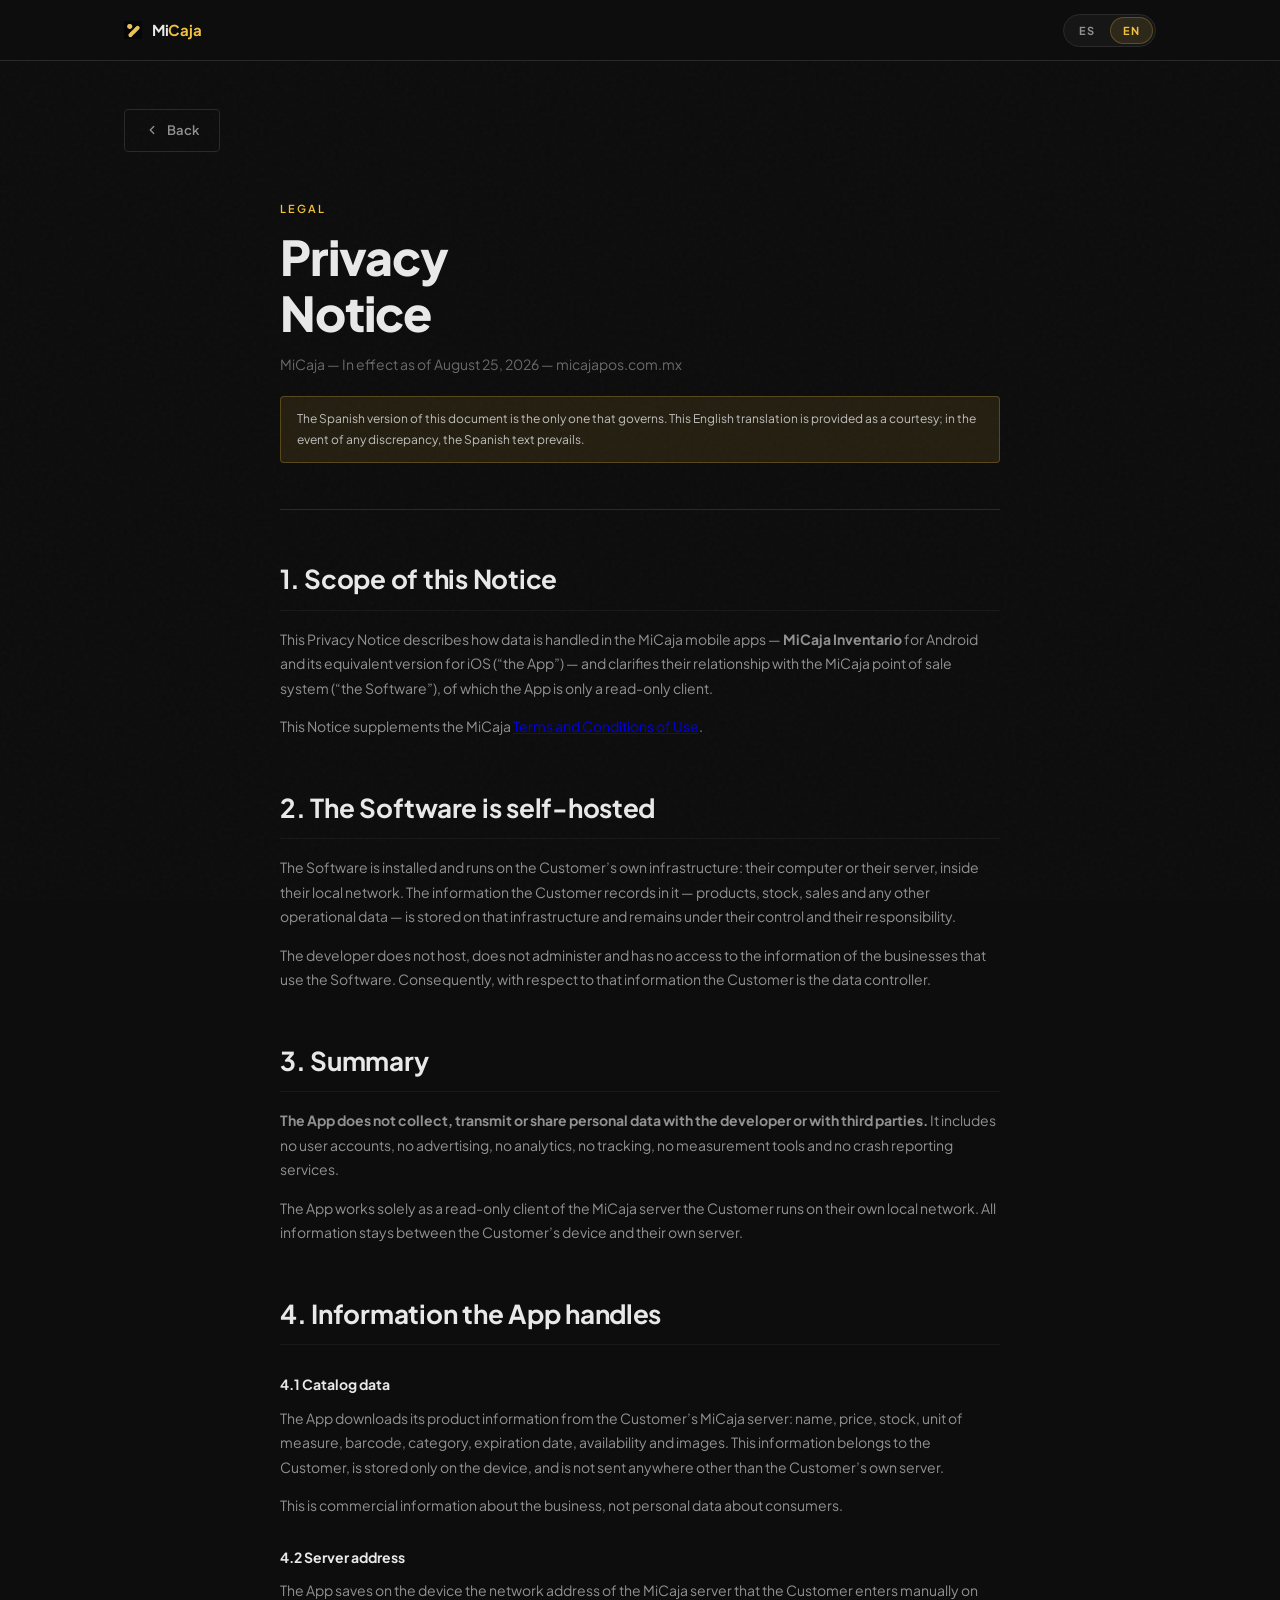
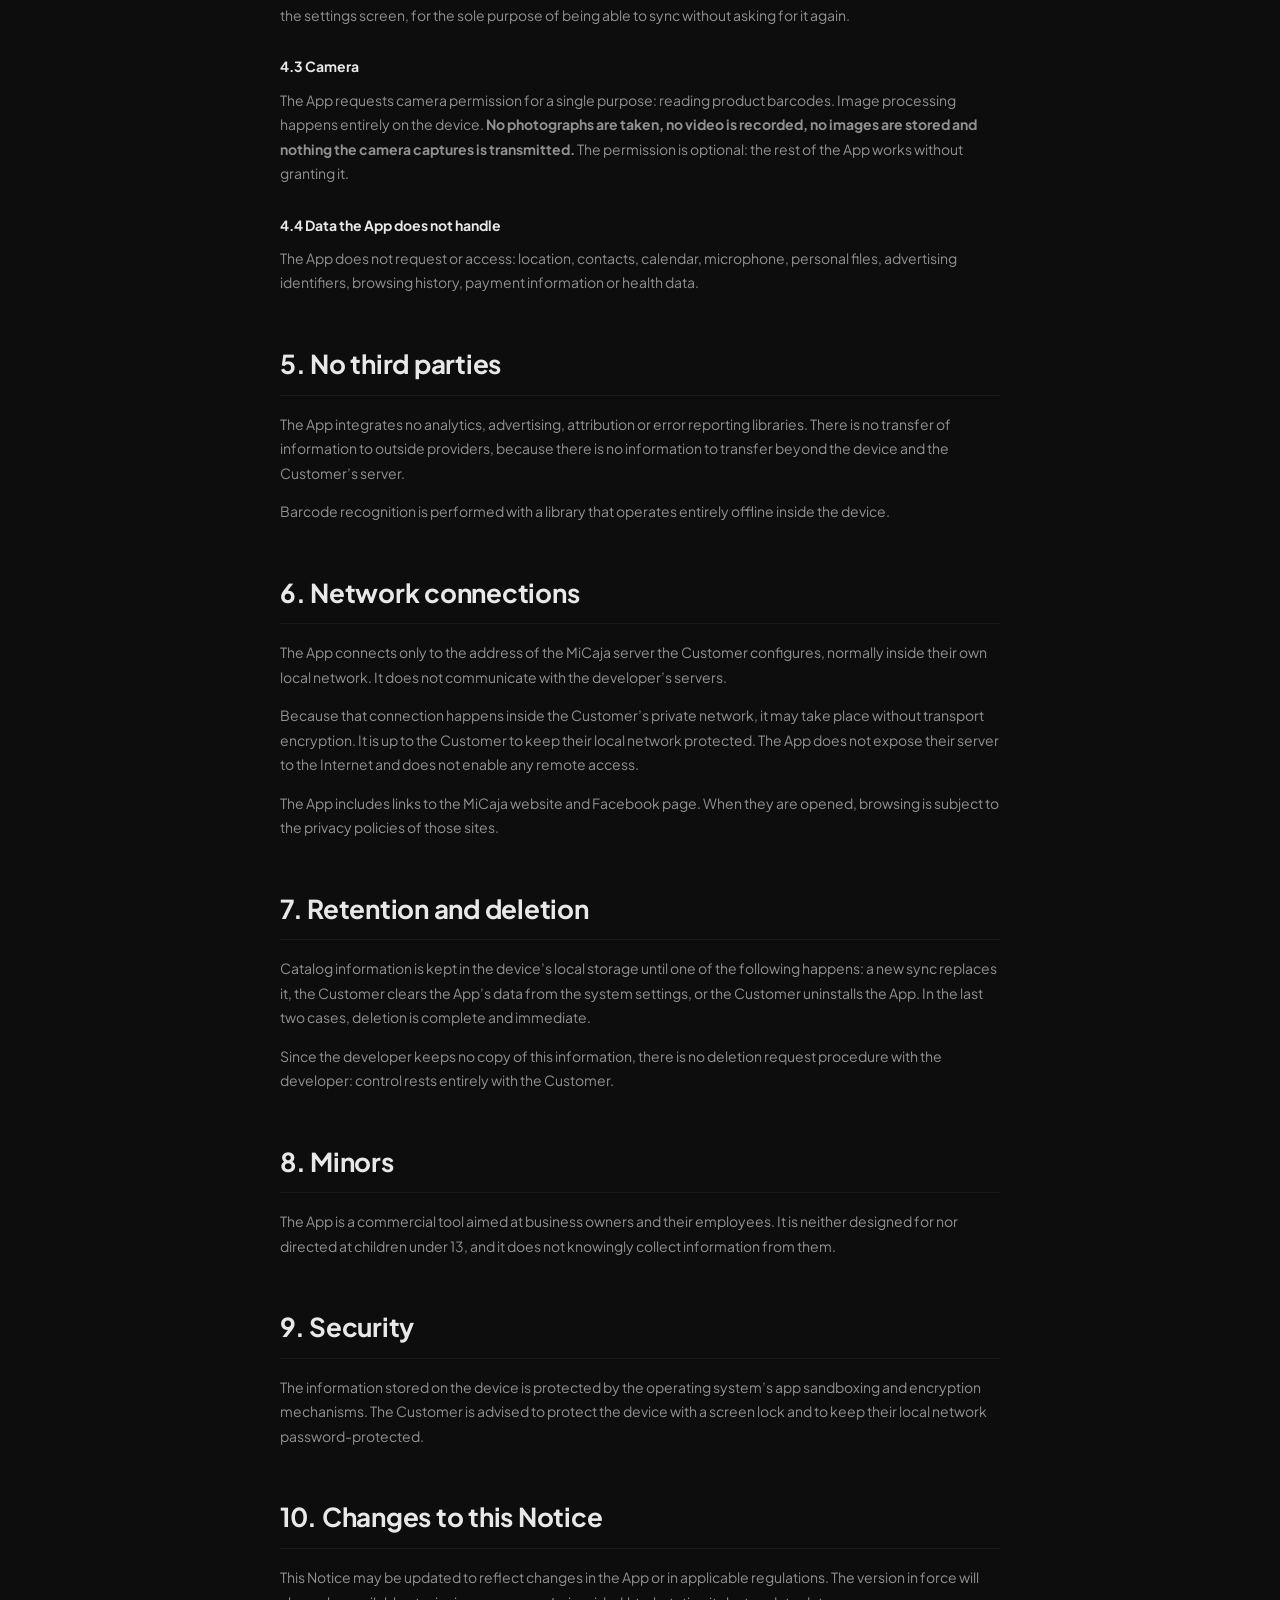
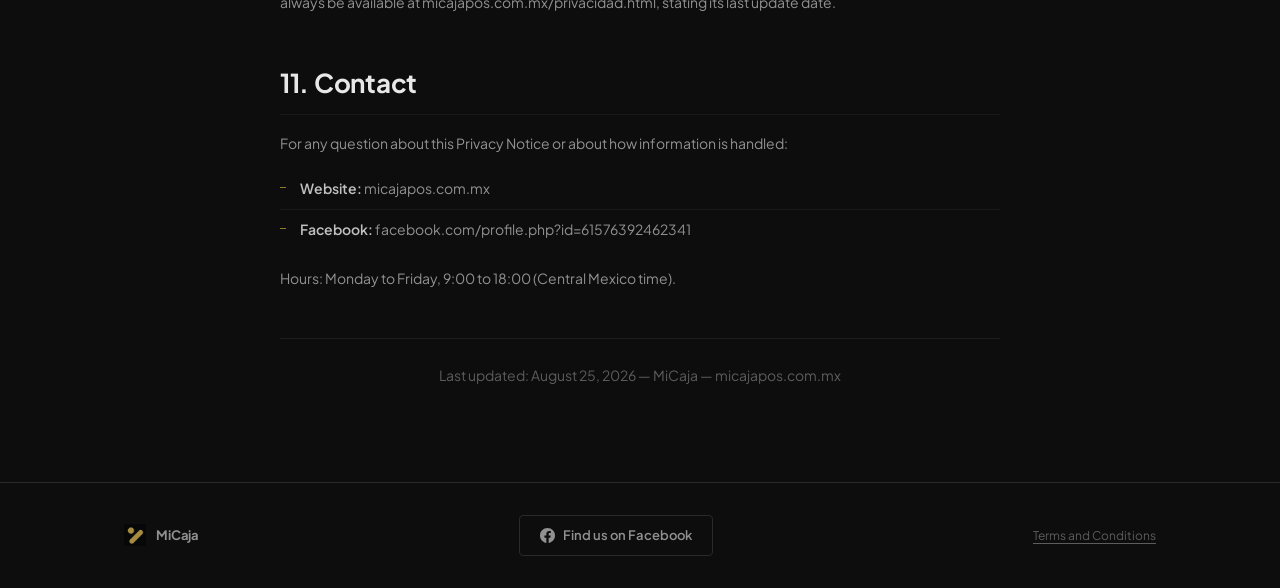
<file: privacidad.html>
<!DOCTYPE html>
<html lang="es">
<head>
  <meta charset="UTF-8" />
  <meta name="viewport" content="width=device-width, initial-scale=1.0" />
  <title>Aviso de Privacidad — MiCaja</title>
  <meta name="description" content="Aviso de Privacidad de MiCaja y de la aplicación MiCaja Inventario." />
  <link rel="preconnect" href="https://fonts.googleapis.com" />
  <link rel="preconnect" href="https://fonts.gstatic.com" crossorigin />
  <link href="https://fonts.googleapis.com/css2?family=Plus+Jakarta+Sans:wght@400;500;600;700;800&display=swap" rel="stylesheet" />
  <link rel="stylesheet" href="styles.css" />
</head>
<body>

  <!-- Nav -->
  <nav>
    <div class="nav-inner">
      <a href="index.html" class="nav-logo">
        <img src="poslogo.png" alt="MiCaja" onerror="this.style.display='none'" />
        <span class="nav-logo-text">Mi<span>Caja</span></span>
      </a>
      <div class="lang-toggle" role="group" aria-label="Idioma / Language">
        <button type="button" class="lang-opt is-active" data-lang="es" aria-pressed="true" lang="es">ES</button>
        <button type="button" class="lang-opt" data-lang="en" aria-pressed="false" lang="en">EN</button>
      </div>
    </div>
  </nav>

  <!-- Privacy Content -->
  <div class="legal-wrap">
    <div class="container">
      <a href="index.html" class="terms-back">
        <svg width="14" height="14" viewBox="0 0 24 24" fill="none" stroke="currentColor" stroke-width="2.2" stroke-linecap="round" stroke-linejoin="round"><polyline points="15 18 9 12 15 6"/></svg>
        <span data-i18n="volver">Regresar</span>
      </a>
      <div class="terms-doc">
        <div class="terms-header">
          <div class="terms-eyebrow">Legal</div>
          <h1 class="terms-main-title" data-i18n="doc.titulo">Aviso de<br>Privacidad</h1>
          <p class="terms-meta" data-i18n="doc.meta">MiCaja &mdash; Vigente a partir del 25 de agosto de 2026 &mdash; micajapos.com.mx</p>
          <p class="terms-nota-idioma" data-i18n="doc.nota-idioma">La versión en español de este documento es la única que rige. La traducción al inglés se ofrece únicamente por cortesía; en caso de discrepancia, prevalece el texto en español.</p>
        </div>

        <h2 data-i18n="s1.h">1. Alcance de este Aviso</h2>
        <p data-i18n="s1.p1">El presente Aviso de Privacidad describe cómo se tratan los datos en las aplicaciones móviles de MiCaja &mdash; <strong>MiCaja Inventario</strong> para Android y su versión equivalente para iOS (&ldquo;la Aplicación&rdquo;) &mdash; y aclara su relación con el sistema de punto de venta MiCaja (&ldquo;el Software&rdquo;), del cual la Aplicación es únicamente un cliente de consulta.</p>
        <p data-i18n="s1.p2">Este Aviso complementa los <a href="terminos.html">Términos y Condiciones de Uso</a> de MiCaja.</p>

        <h2 data-i18n="s2.h">2. El Software es autoalojado</h2>
        <p data-i18n="s2.p1">El Software se instala y opera en la infraestructura del propio Cliente: su computadora o su servidor, dentro de su red local. La información que el Cliente registra en él &mdash; productos, existencias, ventas y cualquier otro dato de su operación &mdash; se almacena en esa infraestructura y permanece bajo su control y su responsabilidad.</p>
        <p data-i18n="s2.p2">El desarrollador no aloja, no administra ni tiene acceso a la información de los negocios que utilizan el Software. En consecuencia, respecto de dicha información el responsable de su tratamiento es el propio Cliente.</p>

        <h2 data-i18n="s3.h">3. Resumen</h2>
        <p data-i18n="s3.p1"><strong>La Aplicación no recopila, transmite ni comparte datos personales con el desarrollador ni con terceros.</strong> No incluye cuentas de usuario, publicidad, analítica, rastreo, herramientas de medición ni servicios de reporte de fallos.</p>
        <p data-i18n="s3.p2">La Aplicación funciona exclusivamente como cliente de consulta del servidor MiCaja que el propio Cliente opera en su red local. Toda la información permanece entre el dispositivo del Cliente y su propio servidor.</p>

        <h2 data-i18n="s4.h">4. Información que trata la Aplicación</h2>
        <h3 data-i18n="s4.h1">4.1 Datos del catálogo</h3>
        <p data-i18n="s4.p1">La Aplicación descarga desde el servidor MiCaja del Cliente la información de sus productos: nombre, precio, existencias, unidad de medida, código de barras, categoría, fecha de caducidad, disponibilidad e imágenes. Esta información es propiedad del Cliente, se almacena únicamente en el dispositivo y no se envía a ningún destino distinto del servidor del propio Cliente.</p>
        <p data-i18n="s4.p2">Se trata de información comercial del negocio, no de datos personales de consumidores.</p>

        <h3 data-i18n="s4.h2">4.2 Dirección del servidor</h3>
        <p data-i18n="s4.p3">La Aplicación guarda en el dispositivo la dirección de red del servidor MiCaja que el Cliente captura manualmente en la pantalla de configuración, con el único fin de poder sincronizar sin volver a solicitarla.</p>

        <h3 data-i18n="s4.h3">4.3 Cámara</h3>
        <p data-i18n="s4.p4">La Aplicación solicita permiso de cámara con un único propósito: leer códigos de barras de productos. El procesamiento de la imagen ocurre íntegramente en el dispositivo. <strong>No se toman fotografías, no se graba video, no se almacenan imágenes y no se transmite nada de lo que capta la cámara.</strong> El permiso es opcional: el resto de la Aplicación funciona sin concederlo.</p>

        <h3 data-i18n="s4.h4">4.4 Datos que la Aplicación no trata</h3>
        <p data-i18n="s4.p5">La Aplicación no solicita ni accede a: ubicación, contactos, agenda, micrófono, archivos personales, identificadores publicitarios, historial de navegación, información de pago ni datos de salud.</p>

        <h2 data-i18n="s5.h">5. Ausencia de terceros</h2>
        <p data-i18n="s5.p1">La Aplicación no integra bibliotecas de análisis, publicidad, atribución ni reporte de errores. No existe transferencia de información a proveedores externos, porque no hay información que transferir fuera del dispositivo y del servidor del Cliente.</p>
        <p data-i18n="s5.p2">El reconocimiento de códigos de barras se realiza con una biblioteca que opera completamente sin conexión dentro del dispositivo.</p>

        <h2 data-i18n="s6.h">6. Conexiones de red</h2>
        <p data-i18n="s6.p1">La Aplicación establece conexiones únicamente con la dirección del servidor MiCaja que el Cliente configura, normalmente dentro de su propia red local. No se comunica con servidores del desarrollador.</p>
        <p data-i18n="s6.p2">Dado que dicha conexión ocurre dentro de la red privada del Cliente, puede realizarse sin cifrado de transporte. Corresponde al Cliente mantener protegida su red local. La Aplicación no expone su servidor a Internet ni habilita acceso remoto alguno.</p>
        <p data-i18n="s6.p3">La Aplicación incluye enlaces al sitio web y a la página de Facebook de MiCaja. Al abrirlos, la navegación queda sujeta a las políticas de privacidad de dichos sitios.</p>

        <h2 data-i18n="s7.h">7. Conservación y eliminación</h2>
        <p data-i18n="s7.p1">La información del catálogo se conserva en el almacenamiento local del dispositivo hasta que ocurra alguna de estas situaciones: una nueva sincronización la reemplace, el Cliente borre los datos de la Aplicación desde los ajustes del sistema, o el Cliente desinstale la Aplicación. En los dos últimos casos, la eliminación es total e inmediata.</p>
        <p data-i18n="s7.p2">Como el desarrollador no conserva copia alguna de esta información, no existe procedimiento de solicitud de eliminación ante el desarrollador: el control es enteramente del Cliente.</p>

        <h2 data-i18n="s8.h">8. Menores de edad</h2>
        <p data-i18n="s8.p1">La Aplicación es una herramienta de uso comercial dirigida a titulares y empleados de negocios. No está diseñada ni dirigida a menores de 13 años, y no recopila conscientemente información de ellos.</p>

        <h2 data-i18n="s9.h">9. Seguridad</h2>
        <p data-i18n="s9.p1">La información almacenada en el dispositivo queda protegida por los mecanismos de aislamiento de aplicaciones y cifrado del sistema operativo. Se recomienda al Cliente proteger el dispositivo con bloqueo de pantalla y mantener su red local con contraseña.</p>

        <h2 data-i18n="s10.h">10. Cambios a este Aviso</h2>
        <p data-i18n="s10.p1">Este Aviso puede actualizarse para reflejar cambios en la Aplicación o en la normativa aplicable. La versión vigente estará siempre disponible en micajapos.com.mx/privacidad.html, indicando su fecha de última actualización.</p>

        <h2 data-i18n="s11.h">11. Contacto</h2>
        <p data-i18n="s11.p1">Para cualquier duda relacionada con este Aviso de Privacidad o con el tratamiento de la información:</p>
        <ul>
          <li data-i18n="s11.li1"><strong>Sitio web:</strong> micajapos.com.mx</li>
          <li data-i18n="s11.li2"><strong>Facebook:</strong> facebook.com/profile.php?id=61576392462341</li>
        </ul>
        <p data-i18n="s11.p2">Horario de atención: Lunes a viernes de 9:00 a 18:00 horas (hora del Centro de México).</p>

        <p class="terms-footer-note" data-i18n="doc.pie">Última actualización: 25 de agosto de 2026 &mdash; MiCaja &mdash; micajapos.com.mx</p>
      </div>
    </div>
  </div>

  <!-- Footer -->
  <footer>
    <div class="container">
      <div class="footer-inner">
        <div class="footer-brand">
          <img src="poslogo.png" alt="MiCaja" onerror="this.style.display='none'" />
          <span class="footer-brand-name">MiCaja</span>
        </div>
        <a href="https://www.facebook.com/profile.php?id=61576392462341" target="_blank" rel="noopener noreferrer" class="btn-ghost btn-ghost-sm">
          <svg width="15" height="15" viewBox="0 0 24 24" fill="currentColor"><path d="M24 12.073C24 5.405 18.627 0 12 0S0 5.405 0 12.073C0 18.1 4.388 23.094 10.125 24v-8.437H7.078v-3.49h3.047V9.41c0-3.025 1.792-4.697 4.533-4.697 1.312 0 2.686.236 2.686.236v2.97h-1.513c-1.491 0-1.956.93-1.956 1.887v2.267h3.328l-.532 3.49h-2.796V24C19.612 23.094 24 18.1 24 12.073z"/></svg>
          <span data-i18n="pie.fb">Visítanos en Facebook</span>
        </a>
        <a href="terminos.html" class="footer-terms" data-i18n="pie.terminos">Términos y Condiciones</a>
      </div>
    </div>
  </footer>

  <script src="i18n-privacidad.js"></script>
  <script src="i18n.js"></script>
</body>
</html>
</file>
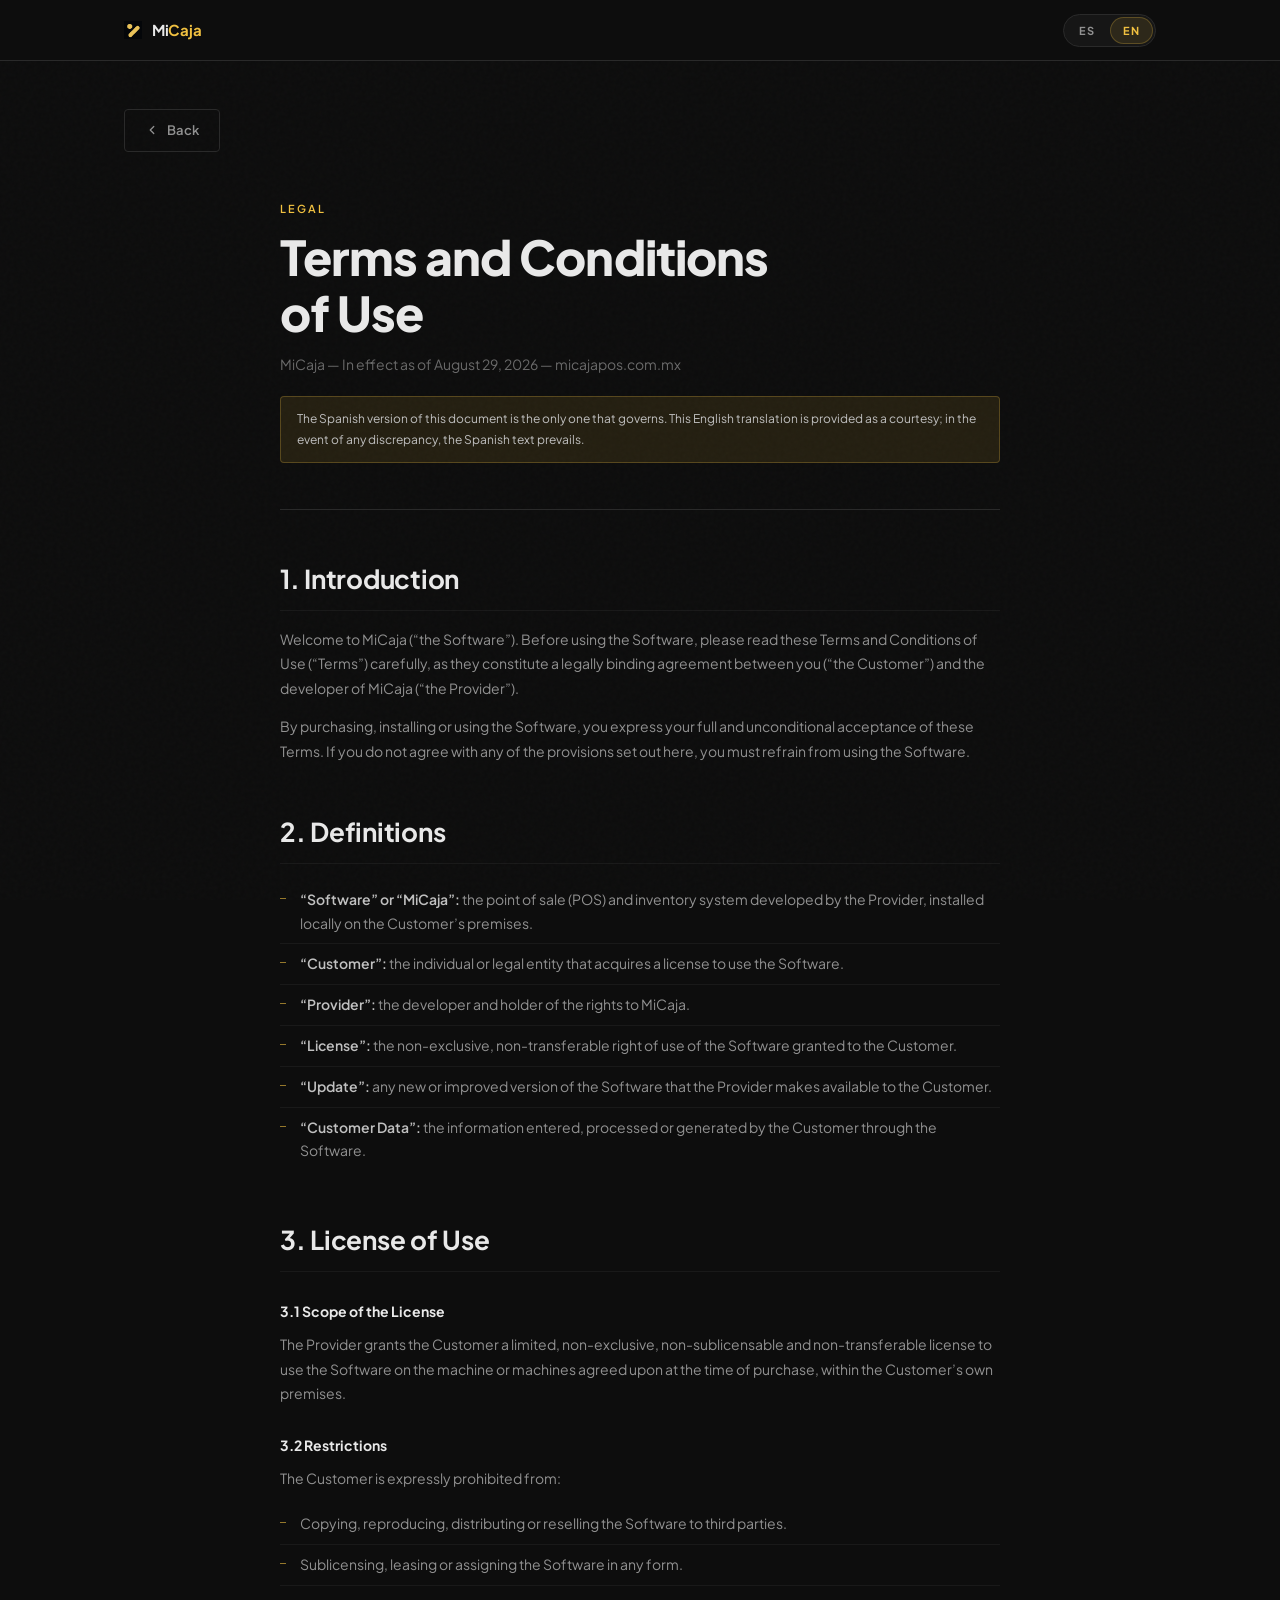
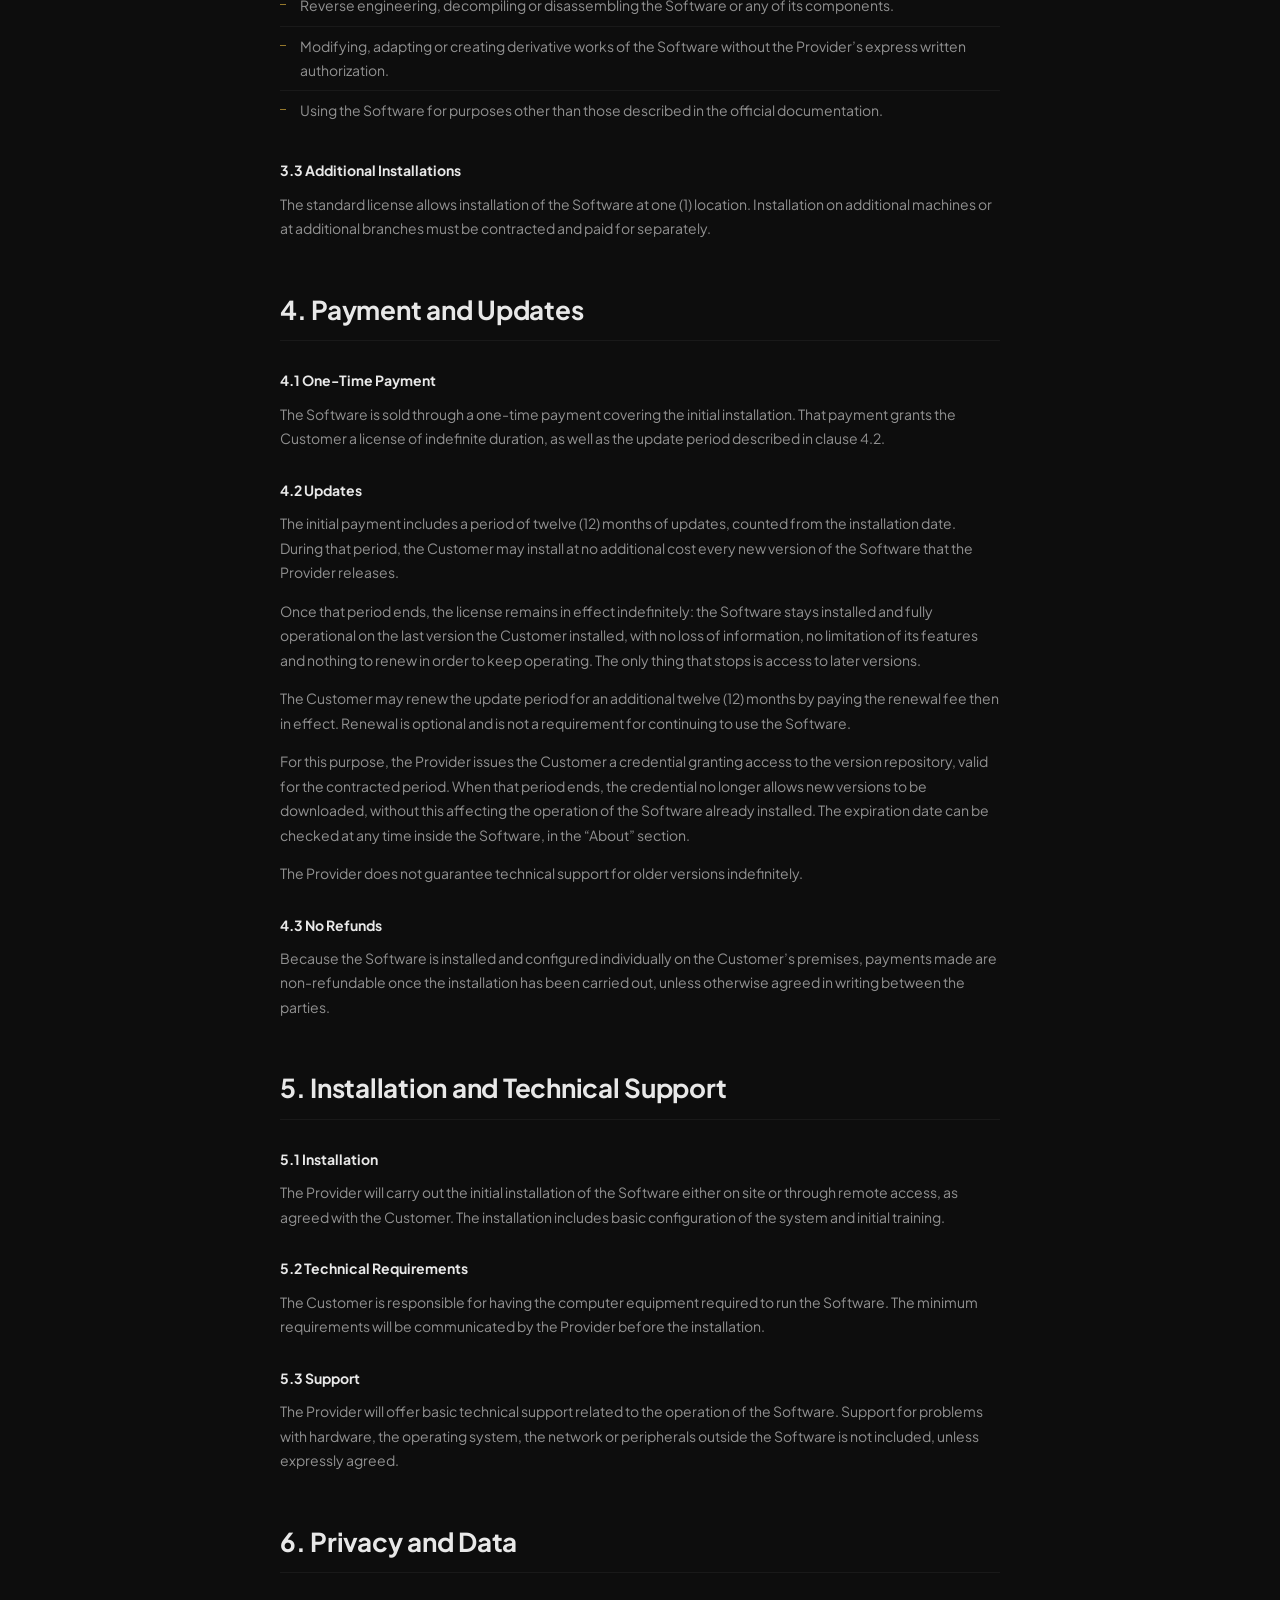
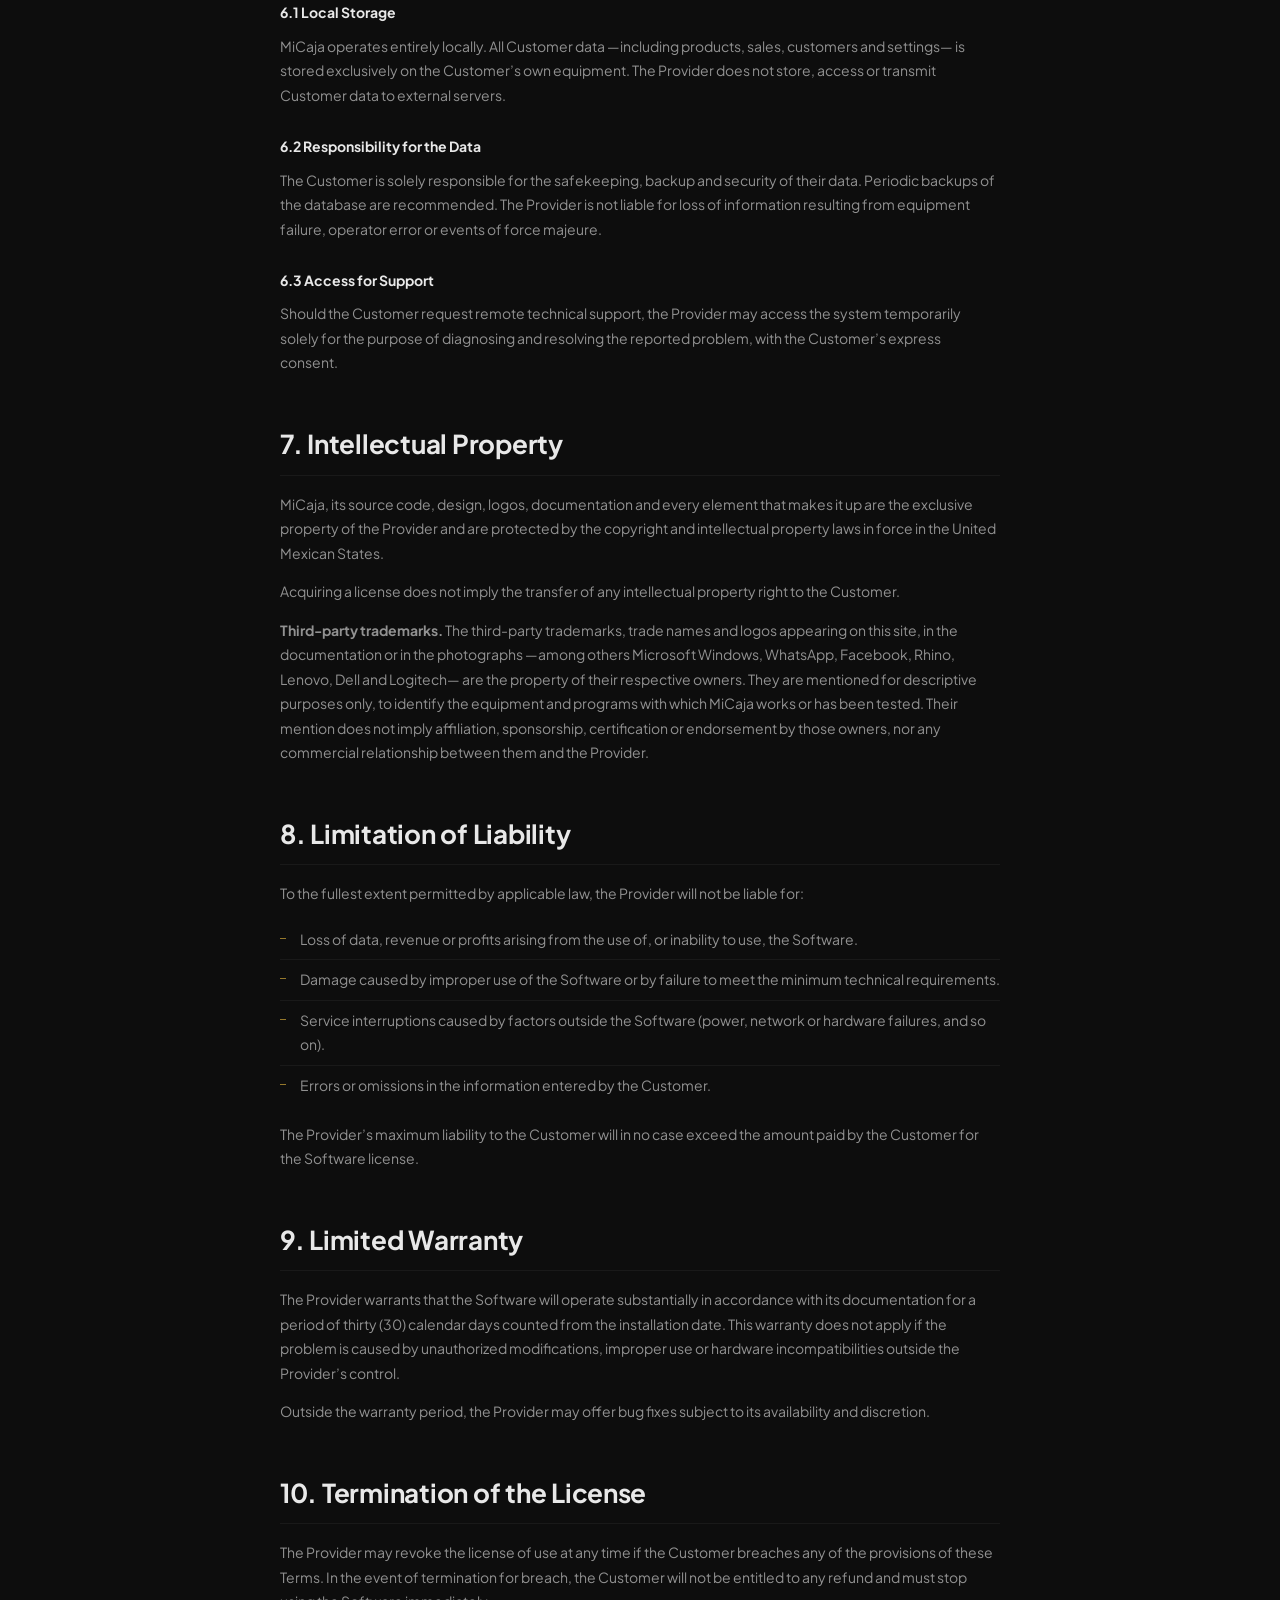
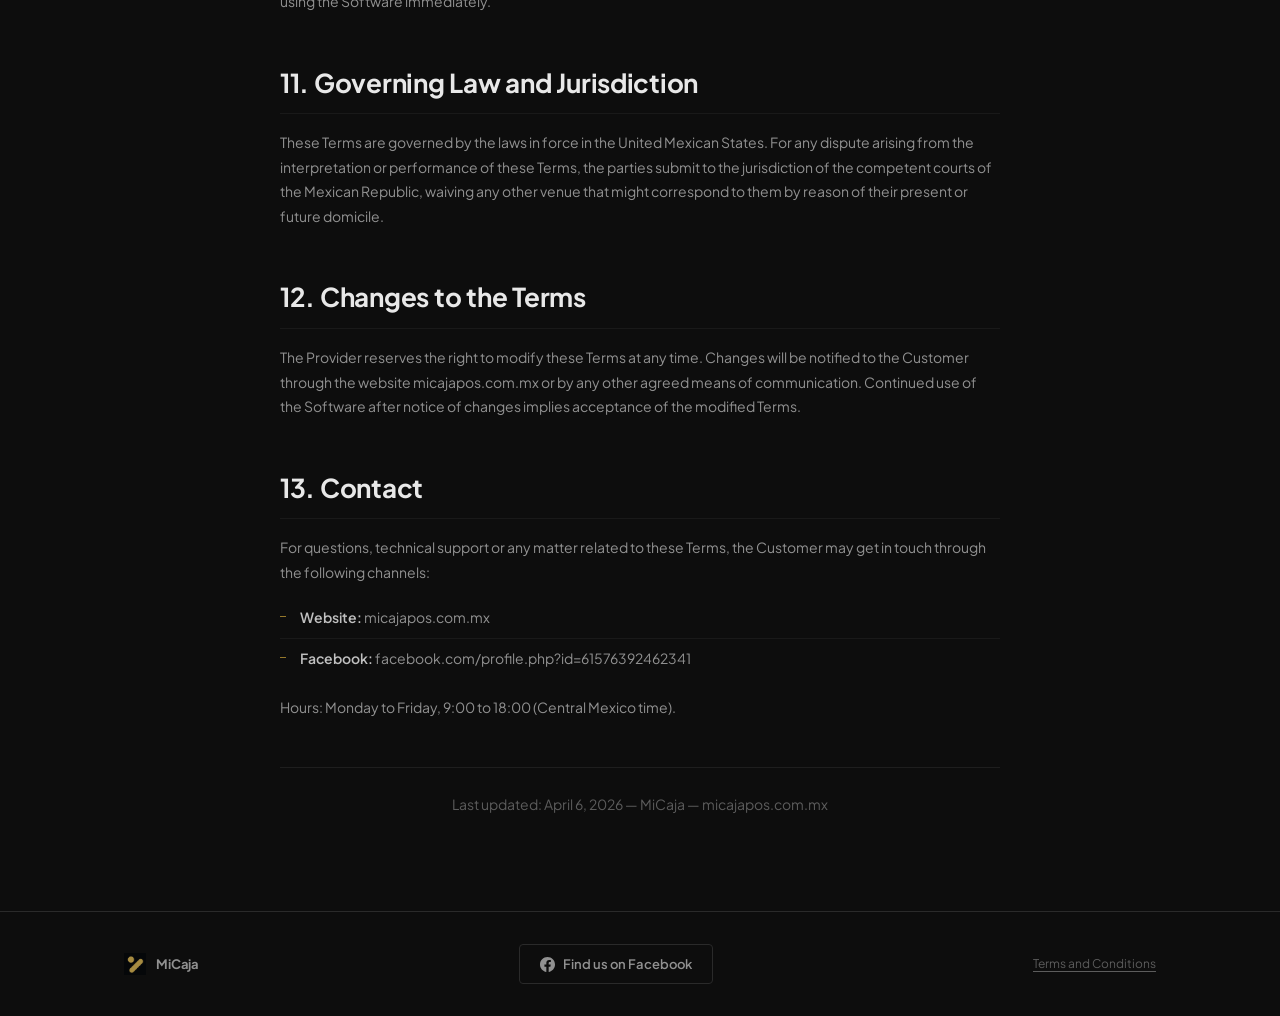
<file: terminos.html>
<!DOCTYPE html>
<html lang="es">
<head>
  <meta charset="UTF-8" />
  <meta name="viewport" content="width=device-width, initial-scale=1.0" />
  <title>Términos y Condiciones — MiCaja</title>
  <meta name="description" content="Términos y Condiciones de Uso de MiCaja, Sistema POS." />
  <link rel="preconnect" href="https://fonts.googleapis.com" />
  <link rel="preconnect" href="https://fonts.gstatic.com" crossorigin />
  <link href="https://fonts.googleapis.com/css2?family=Plus+Jakarta+Sans:wght@400;500;600;700;800&display=swap" rel="stylesheet" />
  <link rel="stylesheet" href="styles.css" />
</head>
<body>

  <!-- Nav -->
  <nav>
    <div class="nav-inner">
      <a href="index.html" class="nav-logo">
        <img src="poslogo.png" alt="MiCaja" onerror="this.style.display='none'" />
        <span class="nav-logo-text">Mi<span>Caja</span></span>
      </a>
      <div class="lang-toggle" role="group" aria-label="Idioma / Language">
        <button type="button" class="lang-opt is-active" data-lang="es" aria-pressed="true" lang="es">ES</button>
        <button type="button" class="lang-opt" data-lang="en" aria-pressed="false" lang="en">EN</button>
      </div>
    </div>
  </nav>

  <!-- Terms Content -->
  <div class="legal-wrap">
    <div class="container">
      <a href="index.html" class="terms-back">
        <svg width="14" height="14" viewBox="0 0 24 24" fill="none" stroke="currentColor" stroke-width="2.2" stroke-linecap="round" stroke-linejoin="round"><polyline points="15 18 9 12 15 6"/></svg>
        <span data-i18n="volver">Regresar</span>
      </a>
      <div class="terms-doc">
        <div class="terms-header">
          <div class="terms-eyebrow">Legal</div>
          <h1 class="terms-main-title" data-i18n="doc.titulo">Términos y Condiciones<br>de Uso</h1>
          <p class="terms-meta" data-i18n="doc.meta">MiCaja &mdash; Vigentes a partir del 29 de agosto de 2026 &mdash; micajapos.com.mx</p>
          <p class="terms-nota-idioma" data-i18n="doc.nota-idioma">La versión en español de este documento es la única que rige. La traducción al inglés se ofrece únicamente por cortesía; en caso de discrepancia, prevalece el texto en español.</p>
        </div>

        <h2 data-i18n="s1.h">1. Introducción</h2>
        <p data-i18n="s1.p1">Bienvenido a MiCaja (&ldquo;el Software&rdquo;). Antes de utilizar el Software, lea detenidamente los presentes Términos y Condiciones de Uso (&ldquo;Términos&rdquo;), ya que constituyen un contrato legal vinculante entre usted (&ldquo;el Cliente&rdquo;) y el desarrollador de MiCaja (&ldquo;el Proveedor&rdquo;).</p>
        <p data-i18n="s1.p2">Al adquirir, instalar o hacer uso del Software, usted manifiesta su aceptación total e incondicional de los presentes Términos. Si no está de acuerdo con alguna de las disposiciones aquí establecidas, deberá abstenerse de utilizar el Software.</p>

        <h2 data-i18n="s2.h">2. Definiciones</h2>
        <ul>
          <li data-i18n="s2.li1"><strong>&ldquo;Software&rdquo; o &ldquo;MiCaja&rdquo;:</strong> el sistema de punto de venta (POS) e inventario desarrollado por el Proveedor, instalado localmente en las instalaciones del Cliente.</li>
          <li data-i18n="s2.li2"><strong>&ldquo;Cliente&rdquo;:</strong> la persona física o moral que adquiere una licencia de uso del Software.</li>
          <li data-i18n="s2.li3"><strong>&ldquo;Proveedor&rdquo;:</strong> el desarrollador y titular de los derechos sobre MiCaja.</li>
          <li data-i18n="s2.li4"><strong>&ldquo;Licencia&rdquo;:</strong> el derecho de uso no exclusivo e intransferible del Software otorgado al Cliente.</li>
          <li data-i18n="s2.li5"><strong>&ldquo;Actualización&rdquo;:</strong> toda versión nueva o mejorada del Software que el Proveedor ponga a disposición del Cliente.</li>
          <li data-i18n="s2.li6"><strong>&ldquo;Datos del Cliente&rdquo;:</strong> la información ingresada, procesada o generada por el Cliente mediante el Software.</li>
        </ul>

        <h2 data-i18n="s3.h">3. Licencia de Uso</h2>
        <h3 data-i18n="s3.h1">3.1 Alcance de la Licencia</h3>
        <p data-i18n="s3.p1">El Proveedor otorga al Cliente una licencia de uso limitada, no exclusiva, no sublicenciable e intransferible para utilizar el Software en el equipo o los equipos acordados al momento de la compra, dentro de las instalaciones del propio Cliente.</p>
        <h3 data-i18n="s3.h2">3.2 Restricciones</h3>
        <p data-i18n="s3.p2">Queda expresamente prohibido al Cliente:</p>
        <ul>
          <li data-i18n="s3.li1">Copiar, reproducir, distribuir o revender el Software a terceros.</li>
          <li data-i18n="s3.li2">Sublicenciar, arrendar o ceder el Software bajo cualquier modalidad.</li>
          <li data-i18n="s3.li3">Realizar ingeniería inversa, descompilar o desensamblar el Software o cualquiera de sus componentes.</li>
          <li data-i18n="s3.li4">Modificar, adaptar o crear obras derivadas del Software sin autorización expresa y por escrito del Proveedor.</li>
          <li data-i18n="s3.li5">Utilizar el Software para fines distintos a los descritos en la documentación oficial.</li>
        </ul>
        <h3 data-i18n="s3.h3">3.3 Instalaciones Adicionales</h3>
        <p data-i18n="s3.p3">La licencia estándar permite la instalación del Software en una (1) ubicación. La instalación en equipos o sucursales adicionales deberá ser contratada y pagada de forma independiente.</p>

        <h2 data-i18n="s4.h">4. Pago y Actualizaciones</h2>
        <h3 data-i18n="s4.h1">4.1 Pago Único</h3>
        <p data-i18n="s4.p1">El Software se comercializa mediante un pago único correspondiente a la instalación inicial. Dicho pago otorga al Cliente una licencia de uso de vigencia indefinida, así como el período de actualizaciones descrito en la cláusula 4.2.</p>
        <h3 data-i18n="s4.h2">4.2 Actualizaciones</h3>
        <p data-i18n="s4.p2">El pago inicial incluye un período de doce (12) meses de actualizaciones, contado a partir de la fecha de instalación. Durante dicho período, el Cliente podrá instalar sin costo adicional todas las versiones nuevas del Software que el Proveedor publique.</p>
        <p data-i18n="s4.p3">Concluido ese período, la licencia de uso continúa vigente de forma indefinida: el Software permanece instalado y en pleno funcionamiento en la última versión que el Cliente haya instalado, sin pérdida de información, sin limitación de sus funciones y sin necesidad de renovar nada para seguir operando. Lo único que cesa es el acceso a versiones posteriores.</p>
        <p data-i18n="s4.p4">El Cliente podrá renovar el período de actualizaciones por doce (12) meses adicionales mediante el pago de la tarifa de renovación vigente. La renovación es opcional y no es requisito para continuar utilizando el Software.</p>
        <p data-i18n="s4.p5">Para lo anterior, el Proveedor entrega al Cliente una credencial de acceso al repositorio de versiones cuya vigencia corresponde al período contratado. Al concluir dicho período, la credencial deja de permitir la descarga de versiones nuevas, sin que ello afecte la operación del Software ya instalado. La fecha de vencimiento puede consultarse en cualquier momento dentro del Software, en la sección &ldquo;Acerca de&rdquo;.</p>
        <p data-i18n="s4.p6">El Proveedor no garantiza el soporte técnico de versiones antiguas de manera indefinida.</p>
        <h3 data-i18n="s4.h3">4.3 No Reembolsos</h3>
        <p data-i18n="s4.p7">Dado que el Software se instala y configura de forma personalizada en las instalaciones del Cliente, los pagos realizados no son reembolsables una vez efectuada la instalación, salvo disposición contraria acordada por escrito entre ambas partes.</p>

        <h2 data-i18n="s5.h">5. Instalación y Soporte Técnico</h2>
        <h3 data-i18n="s5.h1">5.1 Instalación</h3>
        <p data-i18n="s5.p1">El Proveedor se encargará de la instalación inicial del Software de forma presencial o a través de acceso remoto, según lo acordado con el Cliente. La instalación incluye la configuración básica del sistema y la capacitación inicial.</p>
        <h3 data-i18n="s5.h2">5.2 Requisitos Técnicos</h3>
        <p data-i18n="s5.p2">El Cliente es responsable de contar con el equipo de cómputo necesario para la operación del Software. Los requisitos mínimos serán comunicados por el Proveedor antes de la instalación.</p>
        <h3 data-i18n="s5.h3">5.3 Soporte</h3>
        <p data-i18n="s5.p3">El Proveedor ofrecerá soporte técnico básico relacionado con el funcionamiento del Software. El soporte para problemas de hardware, sistema operativo, red o equipos periféricos ajenos al Software no está incluido, salvo acuerdo expreso.</p>

        <h2 data-i18n="s6.h">6. Privacidad y Datos</h2>
        <h3 data-i18n="s6.h1">6.1 Almacenamiento Local</h3>
        <p data-i18n="s6.p1">MiCaja opera de forma completamente local. Todos los datos del Cliente &mdash;incluyendo productos, ventas, clientes y configuraciones&mdash; se almacenan exclusivamente en los equipos del propio Cliente. El Proveedor no almacena, accede ni transmite datos del Cliente a servidores externos.</p>
        <h3 data-i18n="s6.h2">6.2 Responsabilidad de los Datos</h3>
        <p data-i18n="s6.p2">El Cliente es el único responsable de la custodia, respaldo y seguridad de sus datos. Se recomienda realizar respaldos periódicos de la base de datos. El Proveedor no se hace responsable por la pérdida de información derivada de fallas en el equipo, errores del operador o eventos de fuerza mayor.</p>
        <h3 data-i18n="s6.h3">6.3 Acceso para Soporte</h3>
        <p data-i18n="s6.p3">En caso de que el Cliente solicite soporte técnico remoto, el Proveedor podrá acceder temporalmente al sistema únicamente para fines de diagnóstico y resolución del problema reportado, con el consentimiento expreso del Cliente.</p>

        <h2 data-i18n="s7.h">7. Propiedad Intelectual</h2>
        <p data-i18n="s7.p1">MiCaja, su código fuente, diseño, logotipos, documentación y todos los elementos que lo integran son propiedad exclusiva del Proveedor y están protegidos por las leyes de derechos de autor y propiedad intelectual aplicables en los Estados Unidos Mexicanos.</p>
        <p data-i18n="s7.p2">La adquisición de una licencia no implica la transferencia de ningún derecho de propiedad intelectual al Cliente.</p>
        <p data-i18n="s7.p3"><strong>Marcas de terceros.</strong> Las marcas, nombres comerciales y logotipos de terceros que aparecen en este sitio, en la documentación o en las fotografías &mdash;entre otros Microsoft Windows, WhatsApp, Facebook, Rhino, Lenovo, Dell y Logitech&mdash; son propiedad de sus respectivos titulares. Se mencionan únicamente con fines descriptivos, para identificar el equipo y los programas con los que MiCaja funciona o ha sido probado. Su mención no implica afiliación, patrocinio, certificación ni respaldo por parte de dichos titulares, ni relación comercial alguna entre ellos y el Proveedor.</p>

        <h2 data-i18n="s8.h">8. Limitación de Responsabilidad</h2>
        <p data-i18n="s8.p1">En la máxima medida permitida por la ley aplicable, el Proveedor no será responsable por:</p>
        <ul>
          <li data-i18n="s8.li1">Pérdida de datos, ingresos o ganancias derivadas del uso o la imposibilidad de uso del Software.</li>
          <li data-i18n="s8.li2">Daños causados por el uso inadecuado del Software o por incumplimiento de los requisitos técnicos mínimos.</li>
          <li data-i18n="s8.li3">Interrupciones en el servicio causadas por factores externos al Software (fallas eléctricas, de red, de hardware, etc.).</li>
          <li data-i18n="s8.li4">Errores u omisiones en la información ingresada por el propio Cliente.</li>
        </ul>
        <p data-i18n="s8.p2">La responsabilidad máxima del Proveedor ante el Cliente, en cualquier caso, no excederá el monto pagado por el Cliente por la licencia del Software.</p>

        <h2 data-i18n="s9.h">9. Garantía Limitada</h2>
        <p data-i18n="s9.p1">El Proveedor garantiza que el Software funcionará de manera sustancialmente conforme a su documentación durante un período de treinta (30) días naturales contados a partir de la fecha de instalación. Esta garantía no aplica si el problema es causado por modificaciones no autorizadas, uso inadecuado o incompatibilidades de hardware ajenas al Proveedor.</p>
        <p data-i18n="s9.p2">Fuera del período de garantía, el Proveedor podrá ofrecer correcciones de errores según su disponibilidad y criterio.</p>

        <h2 data-i18n="s10.h">10. Terminación de la Licencia</h2>
        <p data-i18n="s10.p1">El Proveedor podrá revocar la licencia de uso en cualquier momento si el Cliente incumple cualquiera de las disposiciones de los presentes Términos. En caso de terminación por incumplimiento, el Cliente no tendrá derecho a reembolso alguno y deberá dejar de utilizar el Software de inmediato.</p>

        <h2 data-i18n="s11.h">11. Legislación Aplicable y Jurisdicción</h2>
        <p data-i18n="s11.p1">Los presentes Términos se rigen por las leyes vigentes en los Estados Unidos Mexicanos. Para cualquier controversia derivada de la interpretación o cumplimiento de los presentes Términos, las partes se someten a la jurisdicción de los tribunales competentes de la República Mexicana, renunciando a cualquier otro fuero que pudiera corresponderles por razón de su domicilio presente o futuro.</p>

        <h2 data-i18n="s12.h">12. Modificaciones a los Términos</h2>
        <p data-i18n="s12.p1">El Proveedor se reserva el derecho de modificar los presentes Términos en cualquier momento. Las modificaciones serán notificadas al Cliente a través del sitio web micajapos.com.mx o por cualquier otro medio de comunicación acordado. El uso continuado del Software después de la notificación de cambios implica la aceptación de los Términos modificados.</p>

        <h2 data-i18n="s13.h">13. Contacto</h2>
        <p data-i18n="s13.p1">Para preguntas, soporte técnico o cualquier asunto relacionado con los presentes Términos, el Cliente podrá comunicarse a través de los siguientes medios:</p>
        <ul>
          <li data-i18n="s13.li1"><strong>Sitio web:</strong> micajapos.com.mx</li>
          <li data-i18n="s13.li2"><strong>Facebook:</strong> facebook.com/profile.php?id=61576392462341</li>
        </ul>
        <p data-i18n="s13.p2">Horario de atención: Lunes a viernes de 9:00 a 18:00 horas (hora del Centro de México).</p>
        <p class="terms-footer-note" data-i18n="doc.pie">Última actualización: 6 de abril de 2026 &mdash; MiCaja &mdash; micajapos.com.mx</p>
      </div>
    </div>
  </div>

  <!-- Footer -->
  <footer>
    <div class="container">
      <div class="footer-inner">
        <div class="footer-brand">
          <img src="poslogo.png" alt="MiCaja" onerror="this.style.display='none'" />
          <span class="footer-brand-name">MiCaja</span>
        </div>
        <a href="https://www.facebook.com/profile.php?id=61576392462341" target="_blank" rel="noopener noreferrer" class="btn-ghost btn-ghost-sm">
          <svg width="15" height="15" viewBox="0 0 24 24" fill="currentColor"><path d="M24 12.073C24 5.405 18.627 0 12 0S0 5.405 0 12.073C0 18.1 4.388 23.094 10.125 24v-8.437H7.078v-3.49h3.047V9.41c0-3.025 1.792-4.697 4.533-4.697 1.312 0 2.686.236 2.686.236v2.97h-1.513c-1.491 0-1.956.93-1.956 1.887v2.267h3.328l-.532 3.49h-2.796V24C19.612 23.094 24 18.1 24 12.073z"/></svg>
          <span data-i18n="pie.fb">Visítanos en Facebook</span>
        </a>
        <a href="terminos.html" class="footer-terms" data-i18n="pie.terminos">Términos y Condiciones</a>
      </div>
    </div>
  </footer>

  <script src="i18n-terminos.js"></script>
  <script src="i18n.js"></script>
</body>
</html>
</file>
<file: styles.css>
*, *::before, *::after { box-sizing: border-box; margin: 0; padding: 0; }

:root {
  /* Paleta alineada con el tema oscuro del POS — la fuente de verdad son los
     canales RGB de frontend/app/globals.css en el repo CopiasMango. */
  --bg:             #0d0d0d;   /* --color-bg-rgb        13 13 13    */
  --surface:        #161616;   /* --color-surface-rgb   22 22 22    */
  --card:           #1e1e1e;   /* --color-card-rgb      30 30 30    */
  --border:         #2a2a2a;   /* --color-border-rgb    42 42 42    */
  --border-subtle:  rgba(255,255,255,0.05);
  --fg:             #c0c0c0;   /* --color-fg-rgb        192 192 192 */
  --fg-strong:      #e8e8e8;   /* titulares y nombres — no existe en el POS,
                                  aquí compensa que --fg bajó a #c0c0c0 */
  --muted:          #919191;   /* DIVERGE DEL POS A PROPÓSITO: el #7a7a7a de
                                  globals.css da 4.53:1 sobre --bg, pasa AA por
                                  tres centésimas. Este da 6.2:1. No "alinearlo". */
  --danger:         #f05050;   /* --color-danger-rgb    240 80 80   */
  --accent:         #f0c040;   /* --color-accent-rgb    240 192 64  */
  --accent-hover:   #fcd34d;   /* --color-accent-hover-rgb 252 211 77 */
  --accent-subtle:  rgba(240, 192, 64, 0.10);
  --accent-border:  rgba(240, 192, 64, 0.25);
  --on-accent:      #0d0d0d;  /* texto sobre fondos de acento */
  --font-sans:      'Plus Jakarta Sans', sans-serif;
  /* Ritmo vertical y rejilla. Una sola escala: si necesitas un valor nuevo,
     agrégalo aquí, no lo escribas suelto en una regla. */
  --esp-seccion:    88px;     /* padding vertical de cada <section> */
  --esp-bloque:     48px;     /* del encabezado de sección a su contenido */
  --gap-col:        48px;     /* separación entre las dos columnas */
  --gap-botones:    12px;     /* entre botones apilados (manual + videos) */

  --radius:         4px;      /* el `rounded` de Tailwind que usa el POS */
  --radius-lg:      6px;      /* `rounded-md` — tarjetas y cajas grandes */
  --radius-pill:    999px;    /* `rounded-full` — chips y badges */
}

html { scroll-behavior: smooth; }

body {
  background: var(--bg);
  color: var(--fg);
  font-family: var(--font-sans);
  font-size: 16px;
  line-height: 1.6;
  overflow-x: hidden;
  -webkit-font-smoothing: antialiased;
}

/* ── Skip-to-content ── */
.skip-link {
  border-radius: var(--radius);
  position: fixed;   /* fixed: relativo al viewport, no al documento */
  top: -56px;
  left: 24px;
  z-index: 9999;
  background: var(--accent);
  color: var(--on-accent);
  font-family: var(--font-sans);
  font-size: 13px;
  font-weight: 700;
  padding: 12px 20px;
  text-decoration: none;
  transition: top 0.15s ease;
}
.skip-link:focus { top: 12px; }

/* ── Focus global ── */
:focus-visible {
  outline: 2px solid var(--accent);
  outline-offset: 3px;
}

/* ── Noise texture overlay ── */
body::before {
  content: '';
  position: fixed;
  inset: 0;
  background-image: url("data:image/svg+xml,%3Csvg viewBox='0 0 256 256' xmlns='http://www.w3.org/2000/svg'%3E%3Cfilter id='n'%3E%3CfeTurbulence type='fractalNoise' baseFrequency='0.9' numOctaves='4' stitchTiles='stitch'/%3E%3C/filter%3E%3Crect width='100%25' height='100%25' filter='url(%23n)' opacity='1'/%3E%3C/svg%3E");
  opacity: 0.022;
  pointer-events: none;
  z-index: 0;
}

/* ── Radial glow behind hero ── */
.glow {
  position: absolute;
  width: 700px;
  height: 700px;
  background: radial-gradient(ellipse at center, rgba(240,192,64,0.10) 0%, transparent 70%);
  border-radius: 50%;
  top: -200px;
  left: 50%;
  transform: translateX(-50%);
  pointer-events: none;
  filter: blur(20px);   /* era 40px — reducido para rendimiento */
}

/* ── Layout ── */
.container {
  max-width: 1080px;
  margin: 0 auto;
  padding: 0 24px;
  position: relative;
  z-index: 1;
}

/* ── Nav ── */
nav {
  position: sticky;
  top: 0;
  z-index: 100;
  border-bottom: 1px solid var(--border);
  background: var(--bg);
}
.nav-inner {
  display: flex;
  align-items: center;
  justify-content: space-between;
  height: 60px;
  max-width: 1080px;
  margin: 0 auto;
  padding: 0 24px;
}
.nav-logo {
  display: flex;
  align-items: center;
  gap: 10px;
  text-decoration: none;
}
.nav-logo img { width: 18px; height: 18px; object-fit: contain; }
.nav-logo-text {
  font-size: 15px;
  font-weight: 700;
  color: var(--fg-strong);
  letter-spacing: -0.02em;
}
.nav-logo-text span { color: var(--accent); }
.nav-badge {
  border-radius: var(--radius-pill);
  font-size: 10px;
  font-weight: 700;
  letter-spacing: 0.1em;   /* micro-etiqueta del POS */
  color: var(--accent);
  background: var(--accent-subtle);
  border: 1px solid var(--accent-border);
  padding: 2px 8px;
  text-transform: uppercase;
}

/* ── Toggle de idioma (ES / EN) ──
   Micro-etiqueta del POS: 700 / 0.1em / mayúsculas, igual que .nav-badge.
   El segmento activo usa el par acento + acento-sutil que ya usa el badge. */
.lang-toggle {
  display: inline-flex;
  align-items: center;
  gap: 2px;
  padding: 2px;
  background: var(--surface);
  border: 1px solid var(--border);
  border-radius: var(--radius-pill);
}
.lang-opt {
  appearance: none;
  -webkit-appearance: none;
  border: 0;
  background: transparent;
  cursor: pointer;
  font-family: var(--font-sans);
  font-size: 11px;
  font-weight: 700;
  letter-spacing: 0.1em;
  text-transform: uppercase;
  line-height: 1;
  color: var(--muted);
  padding: 8px 13px;
  border-radius: var(--radius-pill);
  transition: color 0.15s ease, background 0.15s ease;
}
.lang-opt:hover { color: var(--fg-strong); }
.lang-opt.is-active {
  color: var(--accent);
  background: var(--accent-subtle);
  box-shadow: inset 0 0 0 1px var(--accent-border);
}
.lang-opt.is-active:hover { color: var(--accent-hover); }

/* ── Hero ── */
.hero {
  position: relative;
  text-align: center;
  padding: 120px 0 96px;
  overflow: hidden;
}
.hero-eyebrow {
  display: inline-flex;
  align-items: center;
  gap: 8px;
  font-size: 11px;
  font-weight: 600;
  letter-spacing: 0.18em;   /* riel de sección del POS */
  text-transform: uppercase;
  color: var(--accent);
  margin-bottom: 28px;
  opacity: 0;
  animation: fadeUp 0.7s ease 0.1s forwards;
}
.hero-eyebrow::before,
.hero-eyebrow::after {
  content: '';
  display: block;
  width: 28px;
  height: 1px;
  background: var(--accent);
  opacity: 0.5;
}
.hero-title {
  font-family: var(--font-sans);
  font-size: clamp(48px, 8vw, 88px);
  font-weight: 800;
  line-height: 1.05;
  letter-spacing: -0.03em;
  color: var(--fg-strong);
  margin-bottom: 12px;
  opacity: 0;
  animation: fadeUp 0.7s ease 0.2s forwards;
}
.hero-title em { font-style: normal; color: var(--accent); }
.hero-subtitle {
  font-size: clamp(15px, 2vw, 17px);
  font-weight: 400;
  color: var(--muted);
  max-width: 480px;
  margin: 20px auto 0;
  line-height: 1.7;
  opacity: 0;
  animation: fadeUp 0.7s ease 0.3s forwards;
}

/* ── CTA buttons ── */
.hero-actions {
  display: flex;
  align-items: center;
  justify-content: center;
  gap: 12px;
  margin-top: var(--esp-bloque);
  flex-wrap: wrap;
  opacity: 0;
  animation: fadeUp 0.7s ease 0.4s forwards;
}
.btn-primary {
  border-radius: var(--radius);
  display: inline-flex;
  align-items: center;
  gap: 8px;
  background: var(--accent);
  color: var(--on-accent);   /* era #000 hardcodeado */
  font-family: var(--font-sans);
  font-size: 14px;
  font-weight: 600;   /* CTA del POS: text-sm font-semibold, sin tracking */
  padding: 13px 28px;
  text-decoration: none;
  transition: background 0.2s, transform 0.15s;
}
.btn-primary:hover  { background: var(--accent-hover); transform: translateY(-1px); }
.btn-primary:active { background: var(--accent); transform: translateY(1px); }
.btn-primary svg { flex-shrink: 0; }

.btn-ghost {
  border-radius: var(--radius);
  display: inline-flex;
  align-items: center;
  gap: 8px;
  background: transparent;
  color: var(--muted);
  font-family: var(--font-sans);
  font-size: 14px;
  font-weight: 600;   /* mismo peso que el CTA primario */
  padding: 13px 24px;
  text-decoration: none;
  border: 1px solid var(--border);
  transition: border-color 0.2s, color 0.2s, transform 0.15s;
}
.btn-ghost:hover  { border-color: var(--fg); color: var(--fg); transform: translateY(-1px); }
.btn-ghost:active { transform: translateY(1px); }
.btn-ghost-sm { font-size: 13px; padding: 9px 20px; }

/* ── Divider ── */
.divider {
  border: none;
  border-top: 1px solid var(--border);
  margin: 0;
  position: relative;
  z-index: 1;
}

/* ── Section base ── */
.section {
  padding: var(--esp-seccion) 0;
  position: relative;
  z-index: 1;
}
.section-title {
  font-family: var(--font-sans);
  font-size: clamp(28px, 4vw, 40px);
  font-weight: 800;
  line-height: 1.2;
  letter-spacing: -0.02em;
  color: var(--fg-strong);
  margin-bottom: 12px;
}
.section-title em { font-style: normal; color: var(--accent); }
.section-desc {
  font-size: 15px;
  color: var(--muted);
  max-width: 460px;
  line-height: 1.7;
}

/* ── Features list (reemplaza el card grid idéntico) ── */
.features-list {
  margin-top: var(--esp-bloque);
  border-top: 1px solid var(--border);
}
.feature-row {
  display: grid;
  grid-template-columns: 52px minmax(160px, 230px) 1fr;
  gap: 0 40px;
  padding: 22px 0;
  border-bottom: 1px solid var(--border-subtle);
  align-items: baseline;
}
.fr-num {
  font-size: 11px;
  font-weight: 600;
  letter-spacing: 0.08em;
  color: var(--muted);
  opacity: 0.45;
  padding-top: 2px;
}
.fr-name {
  font-size: 15px;
  font-weight: 600;
  color: var(--fg-strong);
  letter-spacing: -0.01em;
}
.fr-desc {
  font-size: 14px;
  color: var(--muted);
  line-height: 1.65;
}

/* ── Facts bar (reemplaza el hero-metric stats template) ── */
.facts-bar {
  border-top: 1px solid var(--border);
  border-bottom: 1px solid var(--border);
  position: relative;
  z-index: 1;
}
.facts-list {
  display: grid;
  grid-template-columns: repeat(2, 1fr);
  list-style: none;
  padding: 0;
  max-width: 1080px;
  margin: 0 auto;
}
.fact-item {
  padding: 32px 24px;    /* 24px horizontal alinea con .container */
  border-right: 1px solid var(--border);
}
.fact-item:last-child { border-right: none; }
.fact-label {
  display: block;
  font-size: 14px;
  font-weight: 700;
  color: var(--fg-strong);
  letter-spacing: -0.01em;
  margin-bottom: 6px;
}
.fact-desc {
  font-size: 13px;
  color: var(--muted);
  line-height: 1.6;
  max-width: 320px;
}

/* ── Manual CTA ── */
.manual-cta { padding: var(--esp-seccion) 0; position: relative; z-index: 1; }
.manual-box {
  border-radius: var(--radius-lg);
  border: 1px solid var(--border);
  background: var(--surface);
  padding: 56px 64px;
  display: grid;
  grid-template-columns: 1fr auto;
  align-items: center;
  gap: 40px;
  position: relative;
  overflow: hidden;
}
.manual-box::before {
  content: '';
  position: absolute;
  top: 0; left: 0; right: 0;
  height: 1px;
  background: linear-gradient(90deg, transparent, var(--accent), transparent);
  opacity: 0.6;
}
.manual-box-corner {
  position: absolute;
  bottom: 0; right: 0;
  width: 160px; height: 160px;
  background: radial-gradient(ellipse at bottom right, rgba(240,192,64,0.07), transparent 70%);
}
.manual-title {
  font-family: var(--font-sans);
  font-size: clamp(24px, 3.5vw, 34px);
  font-weight: 800;
  color: var(--fg-strong);
  line-height: 1.25;
  letter-spacing: -0.02em;
  margin-bottom: 12px;
}
.manual-desc { font-size: 14px; color: var(--muted); line-height: 1.7; max-width: 420px; }
.manual-meta { display: flex; align-items: center; gap: 20px; margin-top: 20px; }
/* El CTA del manual no se parte: "Descargar Manual" / "Download Manual" */
.manual-btn { white-space: nowrap; justify-content: center; }
/* Descargar el manual y ver los videos: los dos caminos para aprender */
.manual-acciones { display: flex; flex-direction: column; gap: var(--gap-botones); }
.footer-links { display: flex; flex-wrap: wrap; gap: 20px; }
.manual-chip {
  border-radius: var(--radius-pill);
  font-size: 11px;
  font-weight: 600;
  color: var(--muted);
  background: var(--card);
  border: 1px solid var(--border);
  padding: 4px 10px;
  letter-spacing: 0.04em;
}

/* ── Footer ── */
footer { border-top: 1px solid var(--border); padding: 32px 0; position: relative; z-index: 1; }
.footer-inner {
  display: flex;
  align-items: center;
  justify-content: space-between;
  gap: 16px;
  flex-wrap: wrap;
}
.footer-brand { display: flex; align-items: center; gap: 10px; }
.footer-brand img { width: 22px; height: 22px; opacity: 0.7; }
.footer-brand-name { font-size: 13px; font-weight: 700; color: var(--muted); letter-spacing: -0.01em; }
.footer-copy { font-size: 12px; color: var(--muted); opacity: 0.6; }
.footer-version { font-size: 11px; font-weight: 600; color: var(--accent); opacity: 0.7; letter-spacing: 0.06em; }
.footer-terms {
  font-size: 12px;
  color: var(--muted);
  opacity: 0.6;
  text-decoration: underline;
  text-underline-offset: 3px;
  transition: opacity 0.2s;
}
.footer-terms:hover { opacity: 1; }

/* ── Terms view ── */
#terms-view { display: none; position: relative; z-index: 1; padding: 48px 0 80px; }
/* Envoltura de las páginas legales (terminos.html, privacidad.html) */
.legal-wrap { position: relative; z-index: 1; padding: 48px 0 80px; }
.terms-back {
  border-radius: var(--radius);
  display: inline-flex;
  align-items: center;
  gap: 8px;
  font-size: 13px;
  font-weight: 600;
  color: var(--muted);
  background: transparent;
  border: 1px solid var(--border);
  padding: 10px 20px;
  cursor: pointer;
  text-decoration: none;
  transition: color 0.2s, border-color 0.2s;
  margin-bottom: 48px;
  font-family: var(--font-sans);
}
.terms-back:hover { color: var(--fg); border-color: var(--fg); }
.terms-doc { max-width: 720px; margin: 0 auto; }
.terms-header { border-bottom: 1px solid var(--border); padding-bottom: 32px; margin-bottom: 48px; }
.terms-eyebrow {
  font-size: 11px;
  font-weight: 600;
  letter-spacing: 0.18em;   /* riel de sección del POS */
  text-transform: uppercase;
  color: var(--accent);
  margin-bottom: 12px;
}
.terms-main-title {
  font-family: var(--font-sans);
  font-size: clamp(30px, 5vw, 48px);
  font-weight: 800;
  color: var(--fg-strong);
  line-height: 1.15;
  letter-spacing: -0.02em;
  margin-bottom: 12px;
}
.terms-meta { font-size: 12px; color: var(--muted); opacity: 0.7; }
.terms-doc h2 {
  font-family: var(--font-sans);
  font-size: clamp(20px, 3vw, 26px);
  font-weight: 700;
  color: var(--fg-strong);
  letter-spacing: -0.01em;
  margin: var(--esp-bloque) 0 16px;
  padding-bottom: 10px;
  border-bottom: 1px solid var(--border-subtle);
}
.terms-doc h3 { font-size: 14px; font-weight: 700; color: var(--fg-strong); margin: 28px 0 10px; }
.terms-doc p { font-size: 14px; color: var(--muted); line-height: 1.75; margin-bottom: 14px; }
.terms-doc ul { list-style: none; padding: 0; margin-bottom: 16px; }
.terms-doc ul li {
  font-size: 14px;
  color: var(--muted);
  line-height: 1.7;
  padding: 8px 0 8px 20px;
  border-bottom: 1px solid var(--border-subtle);
  position: relative;
}
.terms-doc ul li::before {
  content: '';
  position: absolute;
  left: 0; top: 18px;
  width: 6px; height: 1px;
  background: var(--accent);
  opacity: 0.6;
}
.terms-doc ul li:last-child { border-bottom: none; }
.terms-doc ul li strong { color: var(--fg); font-weight: 600; }
.terms-footer-note {
  margin-top: var(--esp-bloque);
  padding-top: 24px;
  border-top: 1px solid var(--border);
  font-size: 12px;
  color: var(--muted);
  opacity: 0.6;
  text-align: center;
}

/* Aviso de traducción de los documentos legales. Va en los dos idiomas: el
   inglés es de cortesía y la versión en español es la que rige. */
.terms-doc .terms-nota-idioma {
  margin-top: 20px;
  padding: 12px 16px;
  background: var(--accent-subtle);
  border: 1px solid var(--accent-border);
  border-radius: var(--radius);
  font-size: 12px;
  line-height: 1.7;
  color: var(--fg);
}

/* ── Gallery ── */
.gallery-section { margin-top: var(--esp-seccion); }
.gallery-grid { display: grid; grid-template-columns: repeat(3, 1fr); gap: 12px; }
.gallery-item {
  border-radius: var(--radius-lg);
  position: relative;
  aspect-ratio: 20/9;   /* proporción real de las capturas (1400x629) */
  overflow: hidden;
  cursor: pointer;
  border: 1px solid var(--border);
  background: var(--surface);
  opacity: 0;
  transform: translateY(24px) scale(0.98);
  transition: opacity 0.55s ease, transform 0.55s ease, border-color 0.2s;
}
.gallery-item.visible { opacity: 1; transform: translateY(0) scale(1); }
.gallery-item:nth-child(2) { transition-delay: 0.08s; }
.gallery-item:nth-child(3) { transition-delay: 0.16s; }
.gallery-item:nth-child(4) { transition-delay: 0.06s; }
.gallery-item:nth-child(5) { transition-delay: 0.14s; }
.gallery-item:nth-child(6) { transition-delay: 0.22s; }
.gallery-item:hover,
.gallery-item:focus-visible { border-color: var(--accent-border); }
.gallery-item:focus-visible  { outline: 2px solid var(--accent); outline-offset: 2px; }
.gallery-item.visible:active { transform: scale(0.99); }
.gallery-item img {
  width: 100%; height: 100%;
  object-fit: cover;
  display: block;
  transition: transform 0.5s cubic-bezier(0.25, 0.46, 0.45, 0.94);
}
.gallery-item:hover img,
.gallery-item:focus-visible img { transform: scale(1.06); }
.gallery-placeholder {
  width: 100%; height: 100%;
  display: flex;
  flex-direction: column;
  align-items: center;
  justify-content: center;
  gap: 12px;
  background: var(--card);
  transition: background 0.3s;
}
.gallery-item:hover .gallery-placeholder,
.gallery-item:focus-visible .gallery-placeholder { background: var(--surface); }
.gallery-ph-icon {
  width: 36px; height: 36px;
  display: flex; align-items: center; justify-content: center;
  color: var(--accent);
  opacity: 0.5;
  transition: opacity 0.3s;
}
.gallery-item:hover .gallery-ph-icon,
.gallery-item:focus-visible .gallery-ph-icon { opacity: 0.9; }
.gallery-ph-label {
  font-size: 11px;
  font-weight: 700;
  letter-spacing: 0.1em;   /* micro-etiqueta del POS */
  text-transform: uppercase;
  color: var(--muted);
  opacity: 0.5;
  transition: opacity 0.3s;
}
.gallery-item:hover .gallery-ph-label,
.gallery-item:focus-visible .gallery-ph-label { opacity: 0.9; }
.gallery-overlay {
  position: absolute;
  inset: 0;
  background: linear-gradient(to top, rgba(0,0,0,0.75) 0%, transparent 55%);
  opacity: 0;
  transition: opacity 0.35s ease;
  display: flex;
  align-items: flex-end;
  padding: 16px;
  pointer-events: none;
}
.gallery-item:hover .gallery-overlay,
.gallery-item:focus-visible .gallery-overlay { opacity: 1; }
.gallery-overlay-text {
  font-size: 12px;
  font-weight: 600;
  color: var(--fg);
  letter-spacing: 0.04em;
  transform: translateY(6px);
  transition: transform 0.35s ease;
}
.gallery-item:hover .gallery-overlay-text,
.gallery-item:focus-visible .gallery-overlay-text { transform: translateY(0); }
.gallery-zoom-icon {
  border-radius: var(--radius);
  position: absolute;
  top: 8px; right: 8px;
  width: 44px; height: 44px;   /* era 28px — subido a 44px touch target */
  background: rgba(0,0,0,0.6);
  border: 1px solid rgba(255,255,255,0.15);
  display: flex; align-items: center; justify-content: center;
  color: var(--fg);
  opacity: 0;
  transform: scale(0.8);
  transition: opacity 0.3s, transform 0.3s;
}
.gallery-item:hover .gallery-zoom-icon,
.gallery-item:focus-visible .gallery-zoom-icon { opacity: 1; transform: scale(1); }

/* ── Lightbox ── */
.lightbox {
  position: fixed;
  inset: 0;
  z-index: 9999;
  display: flex;
  align-items: center;
  justify-content: center;
  background: rgba(0,0,0,0);
  pointer-events: none;
  transition: background 0.35s ease;
}
.lightbox.open { background: rgba(0,0,0,0.92); pointer-events: all; }
.lightbox-inner {
  position: relative;
  max-width: 90vw;
  max-height: 85vh;
  opacity: 0;
  transform: scale(0.92);
  transition: opacity 0.35s ease, transform 0.35s cubic-bezier(0.34, 1.3, 0.64, 1);
}
.lightbox.open .lightbox-inner { opacity: 1; transform: scale(1); }
.lightbox-inner img {
  border-radius: var(--radius-lg);
  display: block;
  max-width: 90vw;
  max-height: 80vh;
  object-fit: contain;
  border: 1px solid var(--border);
}
.lightbox-ph {
  border-radius: var(--radius-lg);
  width: 700px;
  max-width: 90vw;
  aspect-ratio: 20/9;   /* proporción real de las capturas (1400x629) */
  background: var(--card);
  border: 1px solid var(--border);
  display: flex;
  flex-direction: column;
  align-items: center;
  justify-content: center;
  gap: 16px;
}
.lightbox-ph svg { color: var(--accent); opacity: 0.4; }
.lightbox-ph-label { font-size: 13px; color: var(--muted); opacity: 0.6; letter-spacing: 0.06em; }
.lightbox-caption {
  margin-top: 12px;
  font-size: 12px;
  font-weight: 700;
  color: var(--muted);
  letter-spacing: 0.1em;   /* micro-etiqueta del POS */
  text-transform: uppercase;
  text-align: center;
}
.lightbox-close {
  border-radius: var(--radius);
  position: absolute;
  top: -22px; right: -22px;    /* era -14px — ajustado para 44px */
  width: 44px; height: 44px;   /* era 32px */
  background: var(--card);
  border: 1px solid var(--border);
  display: flex; align-items: center; justify-content: center;
  cursor: pointer;
  color: var(--muted);
  transition: color 0.2s, border-color 0.2s;
}
.lightbox-close:hover { color: var(--fg); border-color: var(--fg); }
.lightbox-nav {
  border-radius: var(--radius);
  position: absolute;
  top: 50%;
  transform: translateY(-50%);
  width: 44px; height: 44px;   /* era 38px */
  background: rgba(13,13,13,0.85);
  border: 1px solid var(--border);
  display: flex; align-items: center; justify-content: center;
  cursor: pointer;
  color: var(--muted);
  transition: color 0.2s, border-color 0.2s;
}
.lightbox-nav:hover { color: var(--fg); border-color: var(--accent); }
.lightbox-prev { left: -56px; }
.lightbox-next { right: -56px; }

/* ── Animations ── */
@keyframes fadeUp {
  from { opacity: 0; transform: translateY(18px); }
  to   { opacity: 1; transform: translateY(0); }
}
.fade-in {
  opacity: 0;
  transform: translateY(20px);
  transition: opacity 0.6s ease, transform 0.6s ease;
}
.fade-in.visible { opacity: 1; transform: translateY(0); }

/* ══════════════════════════════════════════════════════════════════
   Secciones de contenido (agosto 2026)
   Todo lo de aquí abajo usa los mismos tokens de :root. Al agregar una
   sección nueva, reusar .section / .section-title / .section-desc antes
   de inventar tipografía.
   ══════════════════════════════════════════════════════════════════ */

/* ── Franja alterna, para que las secciones no se fundan entre sí ── */
.section-alt {
  background: var(--surface);
  border-top: 1px solid var(--border);
  border-bottom: 1px solid var(--border);
}

/* ── Clientes reales ── */
.clientes-grid {
  display: grid;
  grid-template-columns: 1fr 1fr;
  gap: var(--gap-col);
  align-items: center;
  margin-top: var(--esp-bloque);
}
.cliente-foto {
  border: 1px solid var(--border);
  border-radius: var(--radius-lg);
  overflow: hidden;
  background: var(--card);
  line-height: 0;
}
.cliente-foto img { width: 100%; height: auto; display: block; }
.cliente-foto figcaption {
  font-size: 12px;
  color: var(--muted);
  line-height: 1.6;
  padding: 12px 16px;
  border-top: 1px solid var(--border);
}
.cliente-item { padding: 22px 0; border-bottom: 1px solid var(--border-subtle); }
.cliente-item:first-child { padding-top: 0; }
.cliente-item:last-child  { border-bottom: none; }
.cliente-nombre {
  font-size: 17px;
  font-weight: 700;
  color: var(--fg-strong);
  letter-spacing: -0.01em;
  margin-bottom: 4px;
}
.cliente-lugar {
  font-size: 11px;
  font-weight: 700;
  letter-spacing: 0.1em;
  text-transform: uppercase;
  color: var(--accent);
  margin-bottom: 10px;
}
.cliente-desc { font-size: 14px; color: var(--muted); line-height: 1.7; }

/* ── Decisiones de diseño ── */
.decisiones {
  display: grid;
  grid-template-columns: repeat(2, 1fr);
  gap: 1px;
  margin-top: var(--esp-bloque);
  background: var(--border);
  border: 1px solid var(--border);
  border-radius: var(--radius-lg);
  overflow: hidden;
}
.decision { background: var(--bg); padding: 32px; }
.decision-titulo {
  font-size: 16px;
  font-weight: 700;
  color: var(--fg-strong);
  letter-spacing: -0.01em;
  line-height: 1.35;
  margin-bottom: 12px;
}
.decision-texto { font-size: 14px; color: var(--muted); line-height: 1.7; }
.decision-texto strong { color: var(--fg); font-weight: 600; }

/* ── Avisos ("para que no haya sorpresas") ── */
.aviso-lista { margin-top: var(--esp-bloque); display: grid; gap: 1px; background: var(--border); border: 1px solid var(--border); border-radius: var(--radius-lg); overflow: hidden; }
.aviso-item {
  background: var(--surface);
  padding: 24px 28px;
  display: grid;
  grid-template-columns: 22px 1fr;
  gap: 0 18px;
  align-items: start;
}
.aviso-icono { color: var(--accent); opacity: 0.7; padding-top: 2px; }
.aviso-titulo { font-size: 15px; font-weight: 700; color: var(--fg-strong); letter-spacing: -0.01em; margin-bottom: 5px; }
.aviso-texto  { font-size: 14px; color: var(--muted); line-height: 1.7; }

/* ── Hardware ── */
.hardware-grid {
  display: grid;
  grid-template-columns: 1fr 1fr;
  gap: var(--gap-col);
  align-items: center;
  margin-top: var(--esp-bloque);
}
.hardware-lista { display: grid; gap: 1px; background: var(--border); border: 1px solid var(--border); border-radius: var(--radius-lg); overflow: hidden; }
.hw-item { background: var(--bg); padding: 18px 22px; display: grid; grid-template-columns: 1fr auto; gap: 16px; align-items: baseline; }
.hw-nombre { font-size: 14px; font-weight: 600; color: var(--fg-strong); }
.hw-modelo { font-size: 12px; color: var(--muted); font-variant-numeric: tabular-nums; text-align: right; }
.hardware-nota { font-size: 13px; color: var(--muted); line-height: 1.7; margin-top: 18px; }

/* ── Celular ── */
.celular-grid {
  display: grid;
  grid-template-columns: 1fr 1fr;
  gap: 24px;
  max-width: 560px;
  margin-top: var(--esp-bloque);   /* alineado a la izquierda como el resto */
}
.celular-shot {
  border: 1px solid var(--border);
  border-radius: 18px;
  overflow: hidden;
  background: var(--card);
  line-height: 0;
}
.celular-shot img { width: 100%; height: auto; display: block; }

/* ── FAQ ── */
.faq { margin-top: var(--esp-bloque); border-top: 1px solid var(--border); }
.faq-item { border-bottom: 1px solid var(--border-subtle); padding: 24px 0; }
.faq-pregunta { font-size: 15px; font-weight: 600; color: var(--fg-strong); letter-spacing: -0.01em; margin-bottom: 8px; }
.faq-respuesta { font-size: 14px; color: var(--muted); line-height: 1.75; max-width: 720px; }
.faq-respuesta a { color: var(--accent); text-decoration: underline; text-underline-offset: 3px; }

/* ── Responsive de las secciones nuevas ── */
@media (max-width: 900px) {
  .clientes-grid, .hardware-grid { grid-template-columns: 1fr; gap: 32px; }
  .decisiones { grid-template-columns: 1fr; }
}
@media (max-width: 520px) {
  .decision { padding: 24px; }
  .celular-grid { gap: 14px; }
}

/* ── Responsive ── */
@media (max-width: 900px) {
  /* Features list: colapsa a 2 columnas en tablet */
  .feature-row {
    grid-template-columns: 40px 1fr;
    gap: 0 20px;
    align-items: start;
  }
  .fr-num { padding-top: 3px; }
  .fr-desc {
    grid-column: 2;
    margin-top: 5px;
  }
}
@media (max-width: 768px) {
  .facts-list { grid-template-columns: 1fr; }
  .fact-item { border-right: none; border-bottom: 1px solid var(--border); }
  .fact-item:last-child { border-bottom: none; }
  .manual-box { grid-template-columns: 1fr; padding: 36px 28px; gap: 28px; }
  .footer-inner { flex-direction: column; align-items: flex-start; gap: 8px; }
  .gallery-grid { grid-template-columns: repeat(2, 1fr); }
  .lightbox-prev, .lightbox-next { display: none; }
}
@media (max-width: 520px) {
  .hero { padding: 80px 0 64px; }
  .feature-row { padding: 16px 0; }

  /* Sin mouse el blanco de toque importa: el toggle crece de 31 a 35 px. */
  .lang-opt { padding: 10px 15px; }

  /* Los dos botones quedaban apilados con anchos distintos y centrados.
     A ancho completo se leen como un par y crecen el área de toque. */
  .hero-actions { flex-direction: column; align-items: stretch; }
  .hero-actions .btn-primary,
  .hero-actions .btn-ghost { justify-content: center; }

  /* "Impresora de tickets" se parte en dos líneas y el modelo se quedaba
     colgado arriba a la derecha. Apilados se alinean. */
  .hw-item { grid-template-columns: 1fr; gap: 4px; }
  .hw-modelo { text-align: left; }
}

/* ── Táctil: no hay hover, así que lo que dependía de él era invisible ──
   El ícono de zoom y el rótulo de cada captura solo aparecían al pasar el
   mouse. En un teléfono eso significa que nunca se veían: ni se sabía que la
   miniatura se puede tocar, ni qué pantalla era. */
@media (hover: none) {
  .gallery-zoom-icon { opacity: 1; transform: scale(1); }
  .gallery-overlay   { opacity: 1; }
  .gallery-overlay-text { transform: translateY(0); }
}
@media (max-width: 480px) {
  .gallery-grid { grid-template-columns: 1fr; }
}

/* ── Reduced motion ── */
@media (prefers-reduced-motion: reduce) {
  /* Hero CSS animations */
  .hero-eyebrow,
  .hero-title,
  .hero-subtitle,
  .hero-actions {
    opacity: 1;
    transform: none;
    animation: none;
  }
  /* Scroll fade-ins */
  .fade-in {
    opacity: 1;
    transform: none;
    transition: none;
  }
  /* Gallery entrance y hover */
  .gallery-item {
    opacity: 1;
    transform: none !important;
    transition: border-color 0.15s;
  }
  .gallery-item img     { transition: none; }
  .gallery-overlay      { transition: opacity 0.15s ease; }
  .gallery-overlay-text { transition: none; }
  .gallery-zoom-icon    { transition: opacity 0.15s ease; }
  /* Lightbox */
  .lightbox-inner { transition: opacity 0.15s ease; }
  /* Toggle de idioma */
  .lang-opt { transition: none; }
}

/* ══════════════════════════════════════════════════════════════════
   Centro de ayuda (ayuda.html, octubre 2026)
   Las tarjetas las genera marketing/videos/publicar-ayuda.js de
   CopiasMango. Misma rejilla de dos columnas 1fr 1fr que el resto.
   ══════════════════════════════════════════════════════════════════ */

.hero-ayuda { padding: 96px 0 64px; }

.ayuda-buscador {
  position: relative;
  max-width: 480px;
  margin: 32px auto 0;
  opacity: 0;
  animation: fadeUp 0.7s ease 0.4s forwards;
}
.ayuda-buscador svg {
  position: absolute;
  left: 16px;
  top: 50%;
  transform: translateY(-50%);
  color: var(--muted);
  pointer-events: none;
}
.ayuda-buscador input {
  width: 100%;
  font-family: var(--font-sans);
  font-size: 16px;   /* 16px: menos y iOS hace zoom al enfocar */
  color: var(--fg-strong);
  background: var(--surface);
  border: 1px solid var(--border);
  border-radius: var(--radius-pill);
  padding: 14px 20px 14px 44px;
  outline: none;
  transition: border-color 0.2s;
}
.ayuda-buscador input::placeholder { color: var(--muted); }
.ayuda-buscador input:focus { border-color: var(--accent-border); }

.ayuda-indice {
  list-style: none;
  display: flex;
  flex-wrap: wrap;
  justify-content: center;
  gap: 8px;
  margin-top: 24px;
  opacity: 0;
  animation: fadeUp 0.7s ease 0.5s forwards;
}
.ayuda-indice a {
  display: inline-block;
  font-size: 12px;
  font-weight: 600;
  color: var(--muted);
  text-decoration: none;
  border: 1px solid var(--border);
  border-radius: var(--radius-pill);
  padding: 6px 14px;
  transition: color 0.2s, border-color 0.2s;
}
.ayuda-indice a:hover,
.ayuda-indice a:focus-visible { color: var(--accent); border-color: var(--accent-border); }

.ayuda-seccion { scroll-margin-top: 72px; }

.ayuda-grid {
  display: grid;
  grid-template-columns: 1fr 1fr;
  gap: var(--gap-col);
  margin-top: var(--esp-bloque);
}

.ayuda-video { min-width: 0; scroll-margin-top: 72px; }
.ayuda-player {
  display: block;
  width: 100%;
  aspect-ratio: 16 / 9;
  background: var(--card);
  border: 1px solid var(--border);
  border-radius: var(--radius-lg);
}
.ayuda-player::cue { background: rgba(13, 13, 13, 0.82); color: #fff; }
.ayuda-player::cue(b) { color: var(--accent); }

.ayuda-video-texto { margin-top: 16px; }
.ayuda-video-titulo {
  font-size: 17px;
  font-weight: 700;
  color: var(--fg-strong);
  line-height: 1.35;
}
.ayuda-video-desc {
  margin-top: 4px;
  font-size: 14px;
  color: var(--muted);
}

.ayuda-guion { margin-top: 12px; }
.ayuda-guion summary {
  cursor: pointer;
  font-size: 11px;
  font-weight: 700;
  letter-spacing: 0.1em;
  text-transform: uppercase;
  color: var(--muted);
  list-style: none;
}
.ayuda-guion summary::-webkit-details-marker { display: none; }
.ayuda-guion summary::before { content: '+ '; color: var(--accent); }
.ayuda-guion[open] summary::before { content: '− '; }
.ayuda-guion summary:hover,
.ayuda-guion summary:focus-visible { color: var(--fg); }
.ayuda-guion p {
  margin-top: 8px;
  font-size: 14px;
  color: var(--fg);
  line-height: 1.6;
}
.ayuda-guion strong { color: var(--accent); font-weight: 600; }

@media (max-width: 900px) {
  .ayuda-grid { grid-template-columns: 1fr; }
}
</file>
